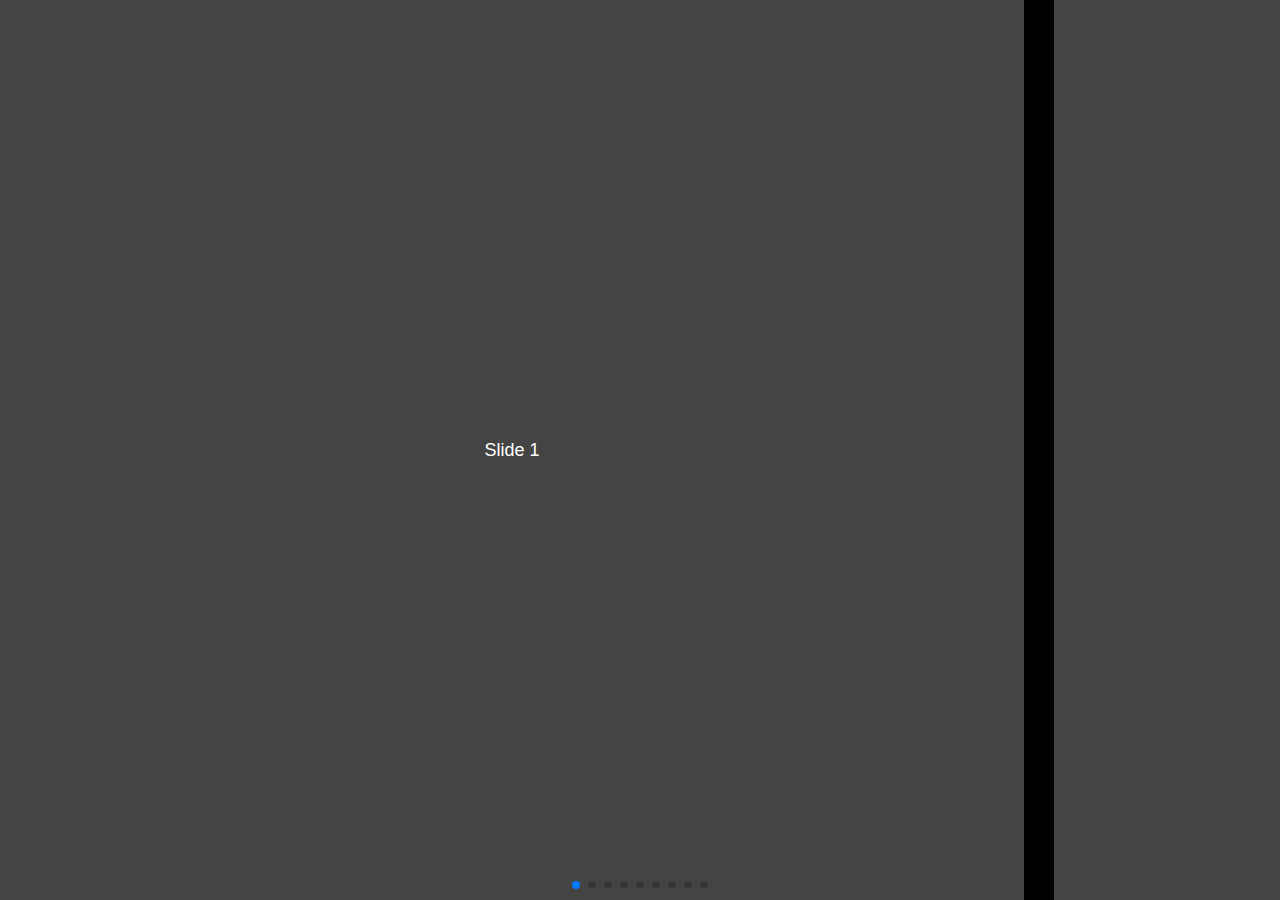
<file: pract.html>
<!DOCTYPE html>
<html lang="en">

<head>
  <meta charset="utf-8" />
  <title>Swiper demo</title>
  <meta name="viewport" content="width=device-width, initial-scale=1, minimum-scale=1, maximum-scale=1" />
  <!-- Link Swiper's CSS -->
  <link rel="stylesheet" href="https://cdn.jsdelivr.net/npm/swiper@11/swiper-bundle.min.css" />

  <!-- Demo styles -->
  <style>
    html,
    body {
      position: relative;
      height: 100%;
    }

    body {
      background: #000;
      font-family: Helvetica Neue, Helvetica, Arial, sans-serif;
      font-size: 14px;
      color: #fff;
      margin: 0;
      padding: 0;
    }

    .swiper {
      width: 100%;
      height: 100%;
    }

    .swiper-slide {
      text-align: center;
      font-size: 18px;
      background: #444;
      display: flex;
      justify-content: center;
      align-items: center;
    }

    .swiper-slide img {
      display: block;
      width: 100%;
      height: 100%;
      object-fit: cover;
    }

    .swiper-slide {
      width: 80%;
    }

    .swiper-slide:nth-child(2n) {
      width: 60%;
    }

    .swiper-slide:nth-child(3n) {
      width: 40%;
    }
  </style>
</head>

<body>
  <!-- Swiper -->
  <div class="swiper mySwiper">
    <div class="swiper-wrapper">
      <div class="swiper-slide">Slide 1</div>
      <div class="swiper-slide">Slide 2</div>
      <div class="swiper-slide">Slide 3</div>
      <div class="swiper-slide">Slide 4</div>
      <div class="swiper-slide">Slide 5</div>
      <div class="swiper-slide">Slide 6</div>
      <div class="swiper-slide">Slide 7</div>
      <div class="swiper-slide">Slide 8</div>
      <div class="swiper-slide">Slide 9</div>
    </div>
    <div class="swiper-pagination"></div>
  </div>

  <!-- Swiper JS -->
  <script src="https://cdn.jsdelivr.net/npm/swiper@11/swiper-bundle.min.js"></script>

  <!-- Initialize Swiper -->
  <script>
    var swiper = new Swiper(".mySwiper", {
  slidesPerView: "auto",
  spaceBetween: 30,
  loop: true, // 🔁 Enables infinite looping
  autoplay: {
    delay: 2500, // ⏱ 2.5 seconds between slides
    disableOnInteraction: false, // 🖱 Keeps autoplay after user interaction
  },
  pagination: {
    el: ".swiper-pagination",
    clickable: true,
  },
});

  </script>
</body>

</html>
</file>
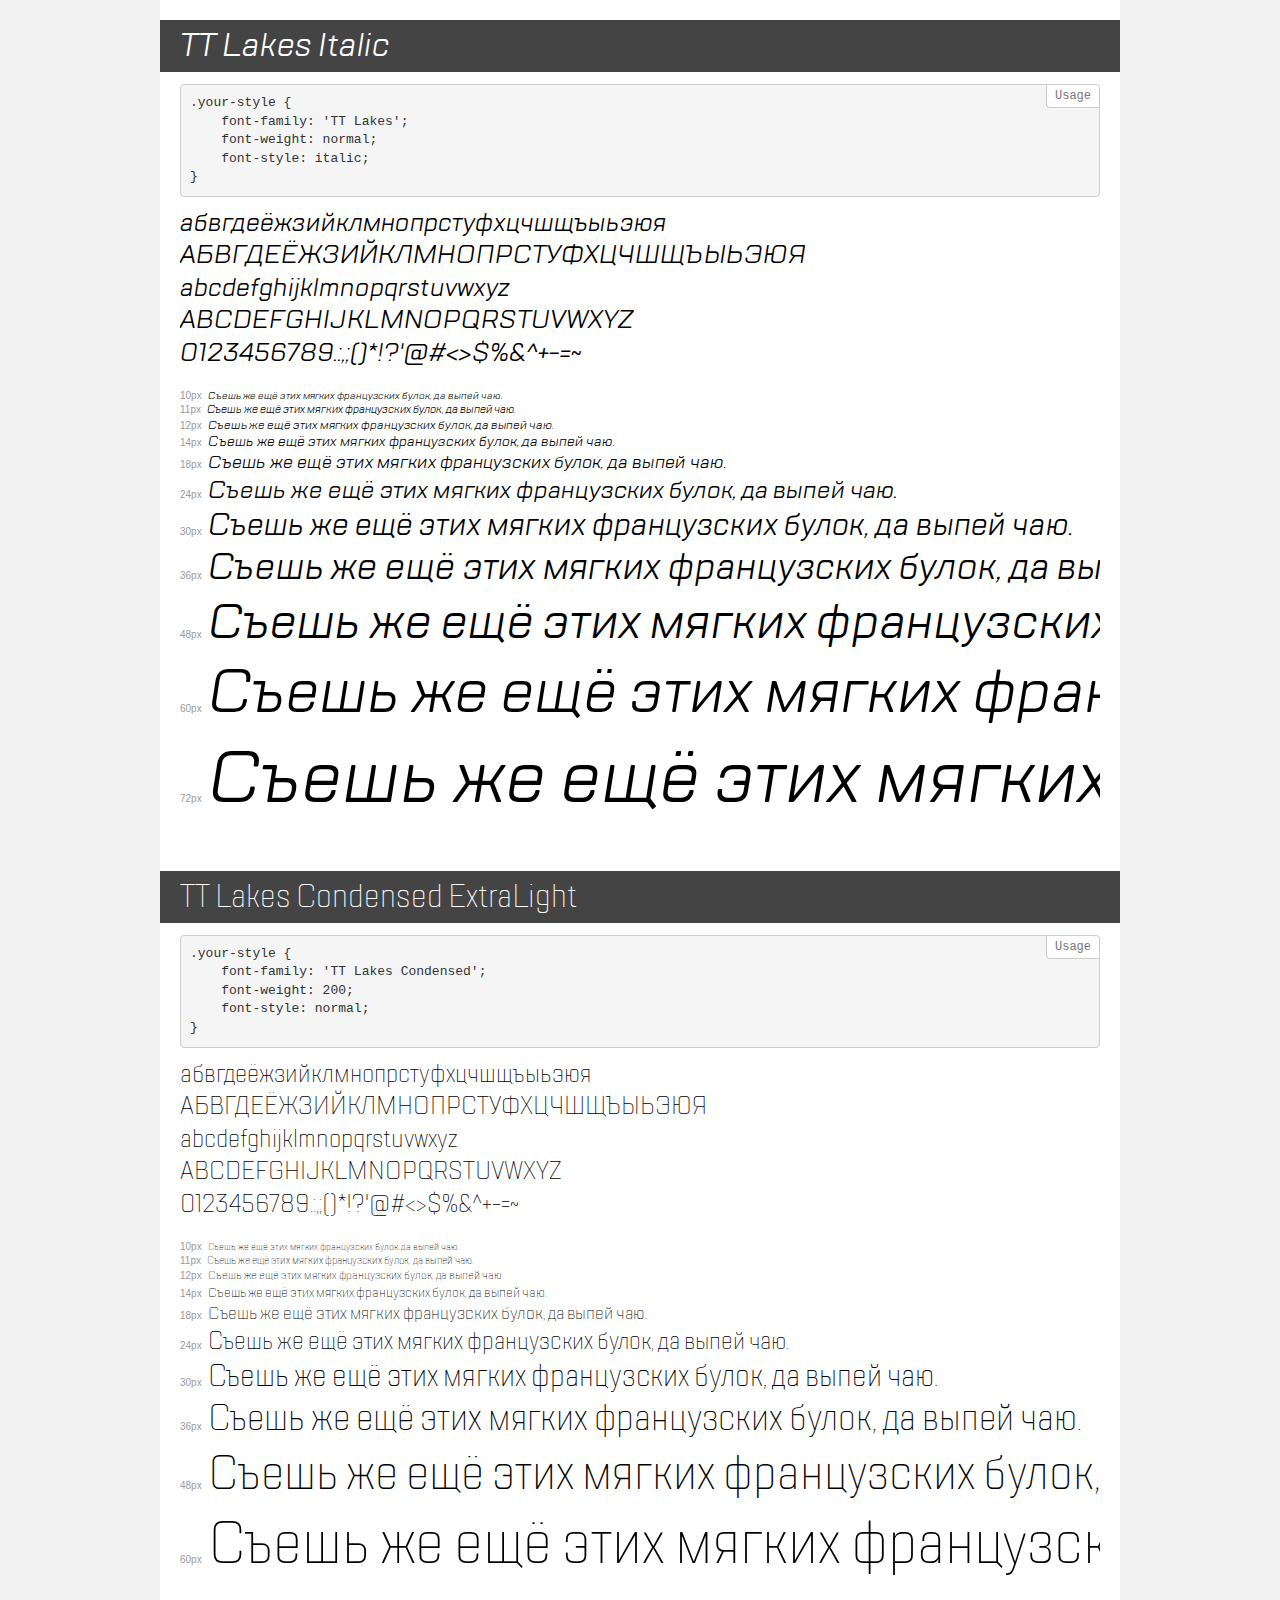
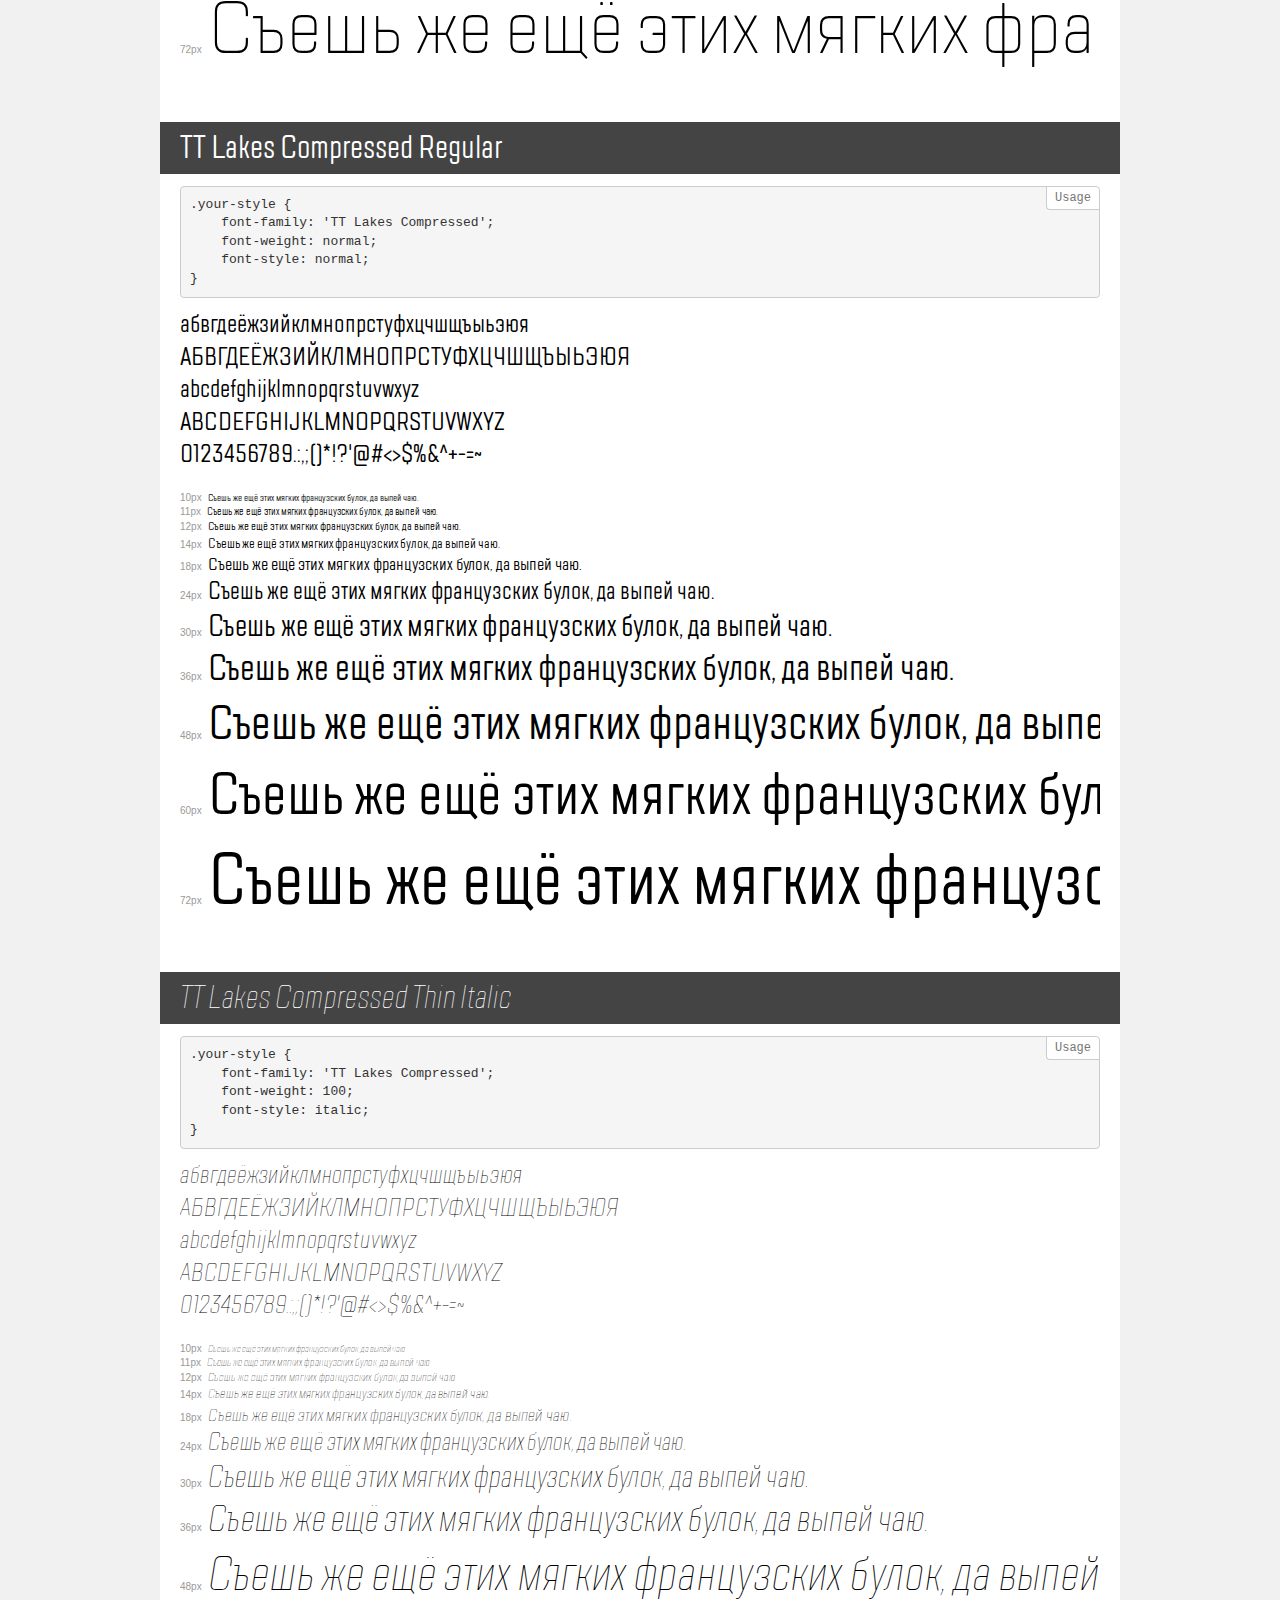
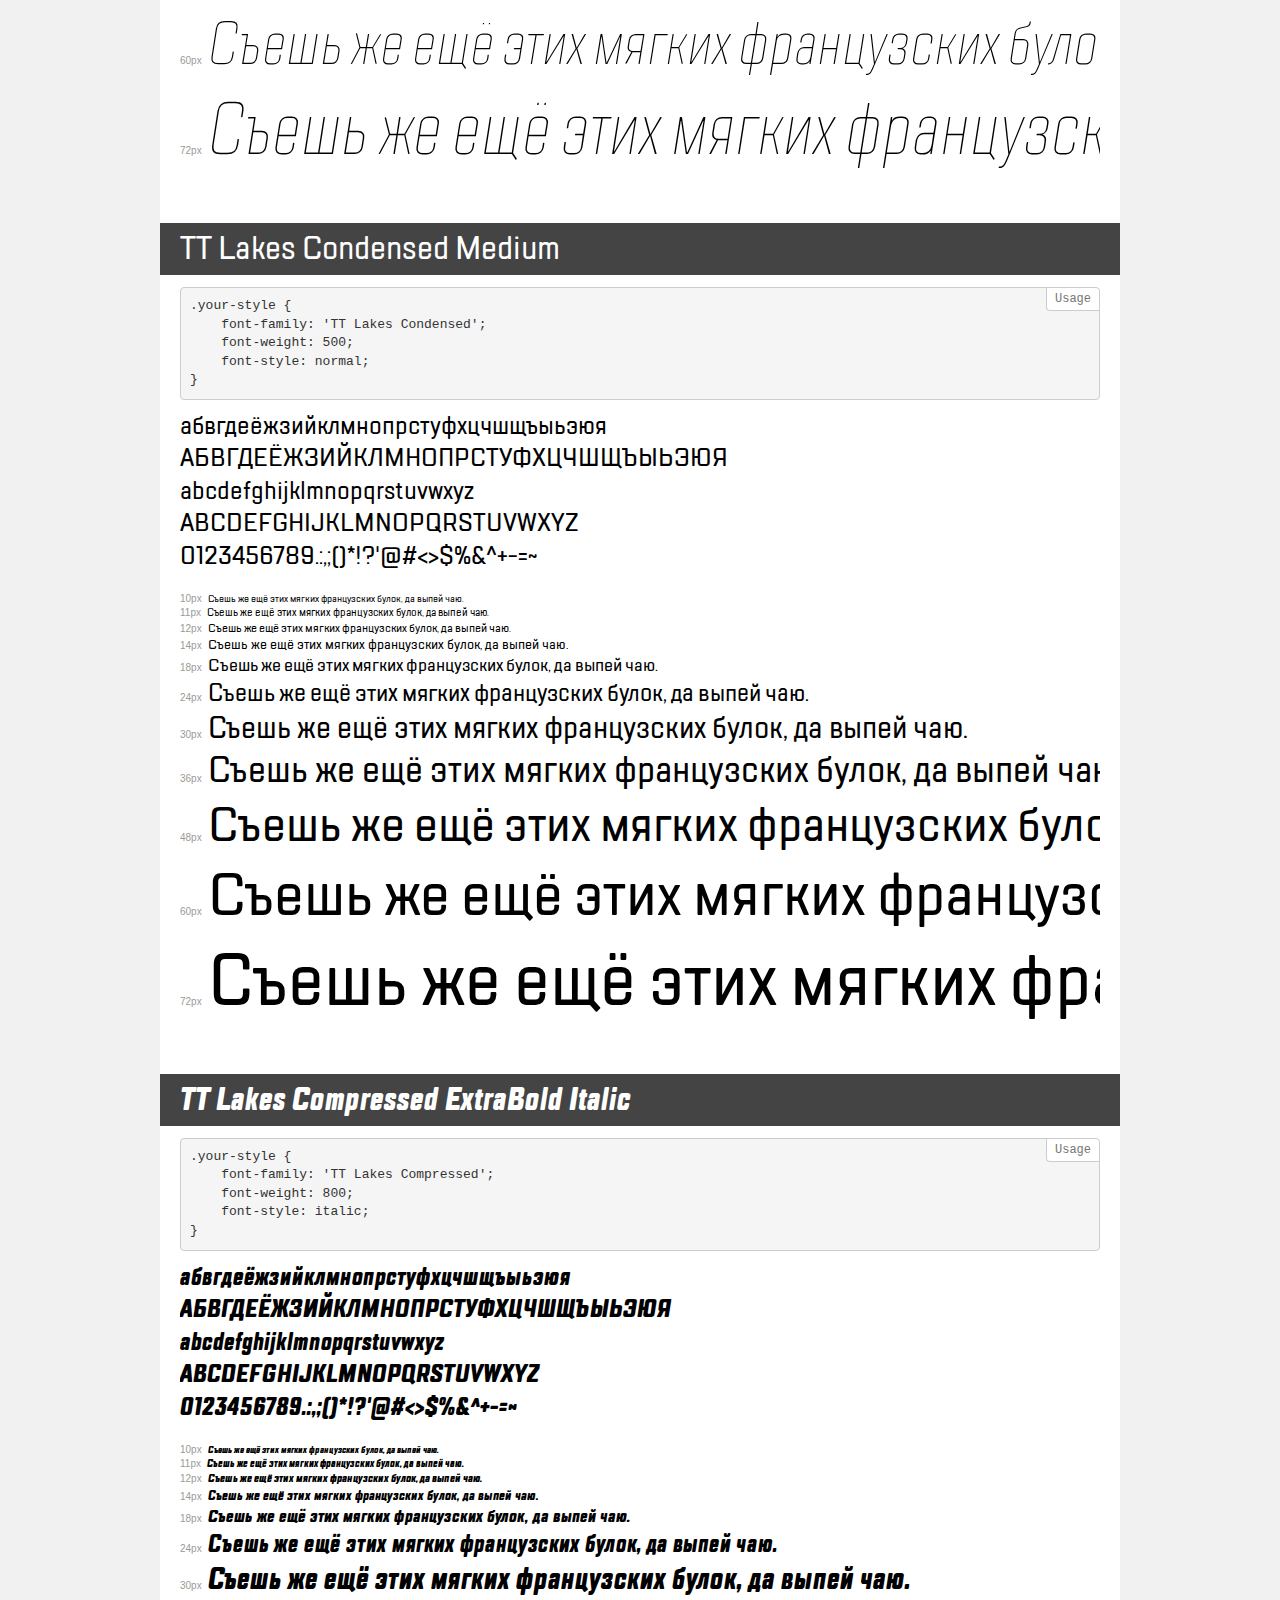
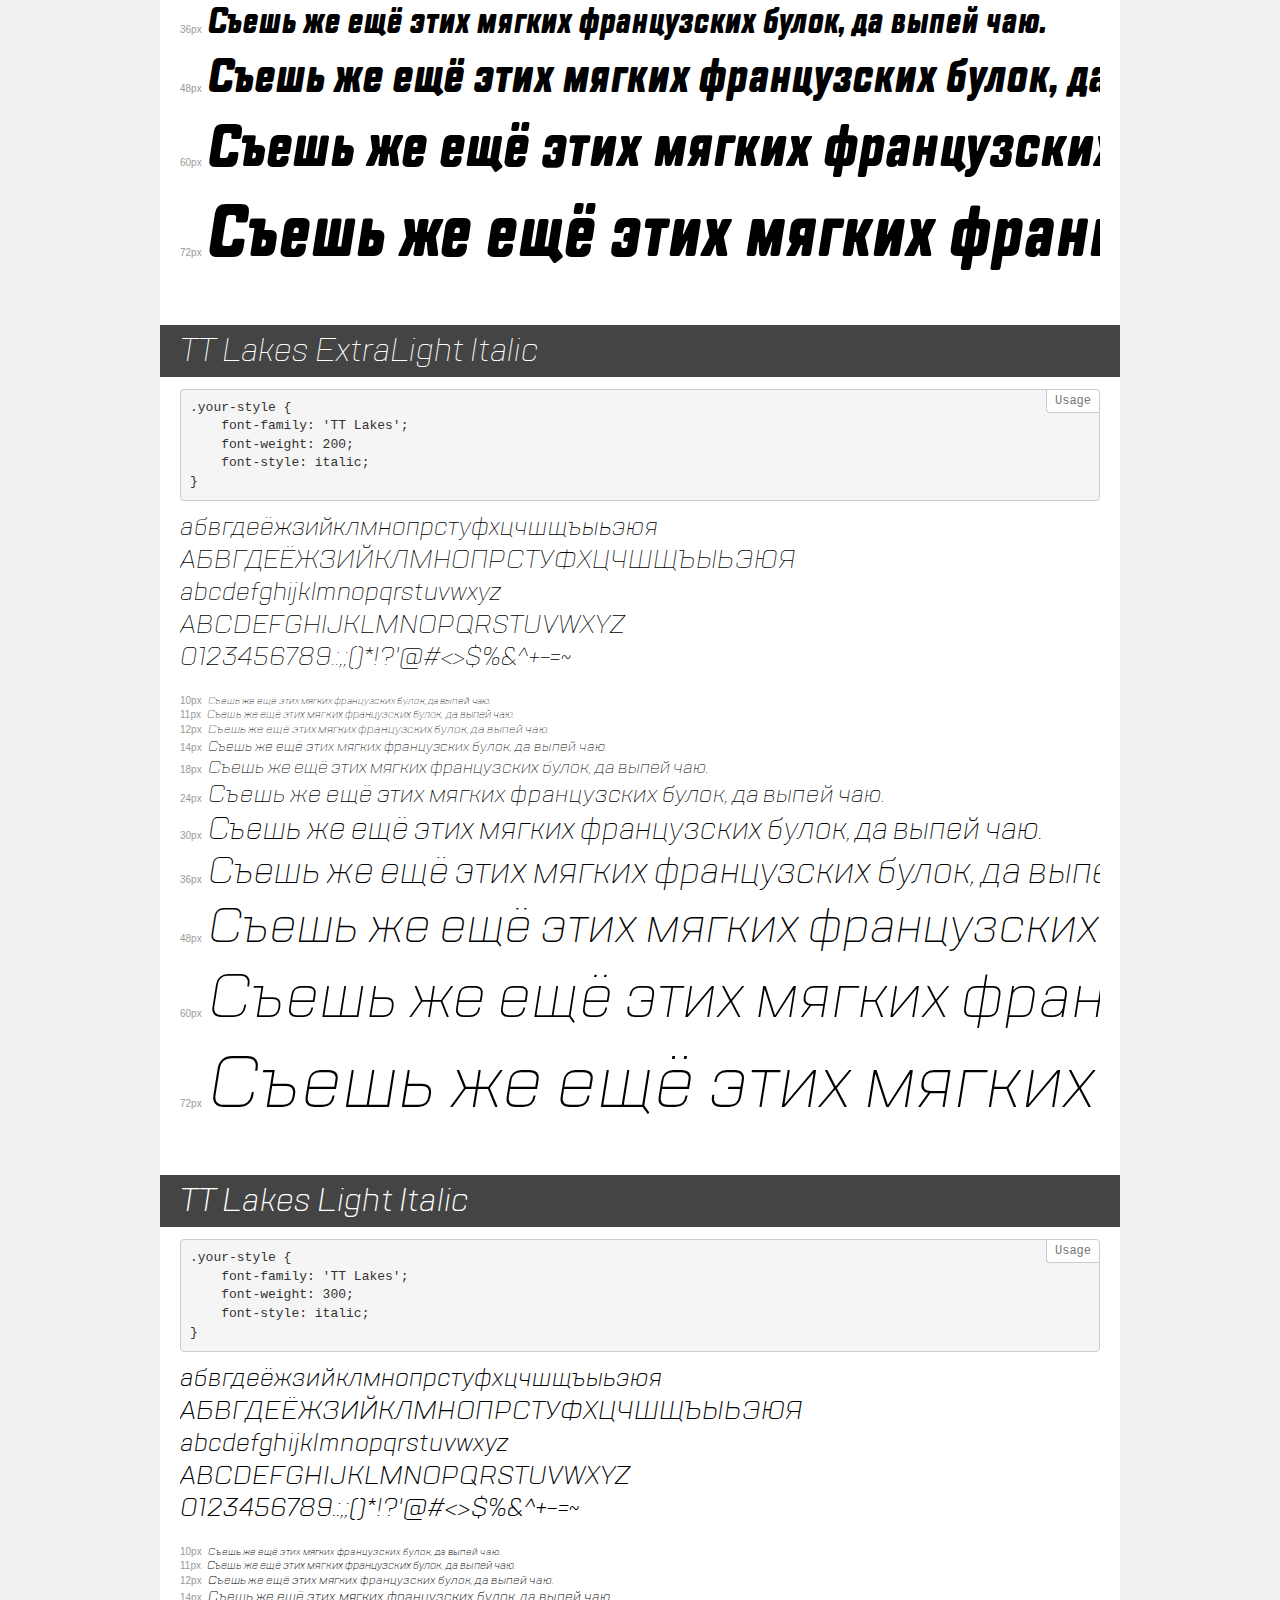
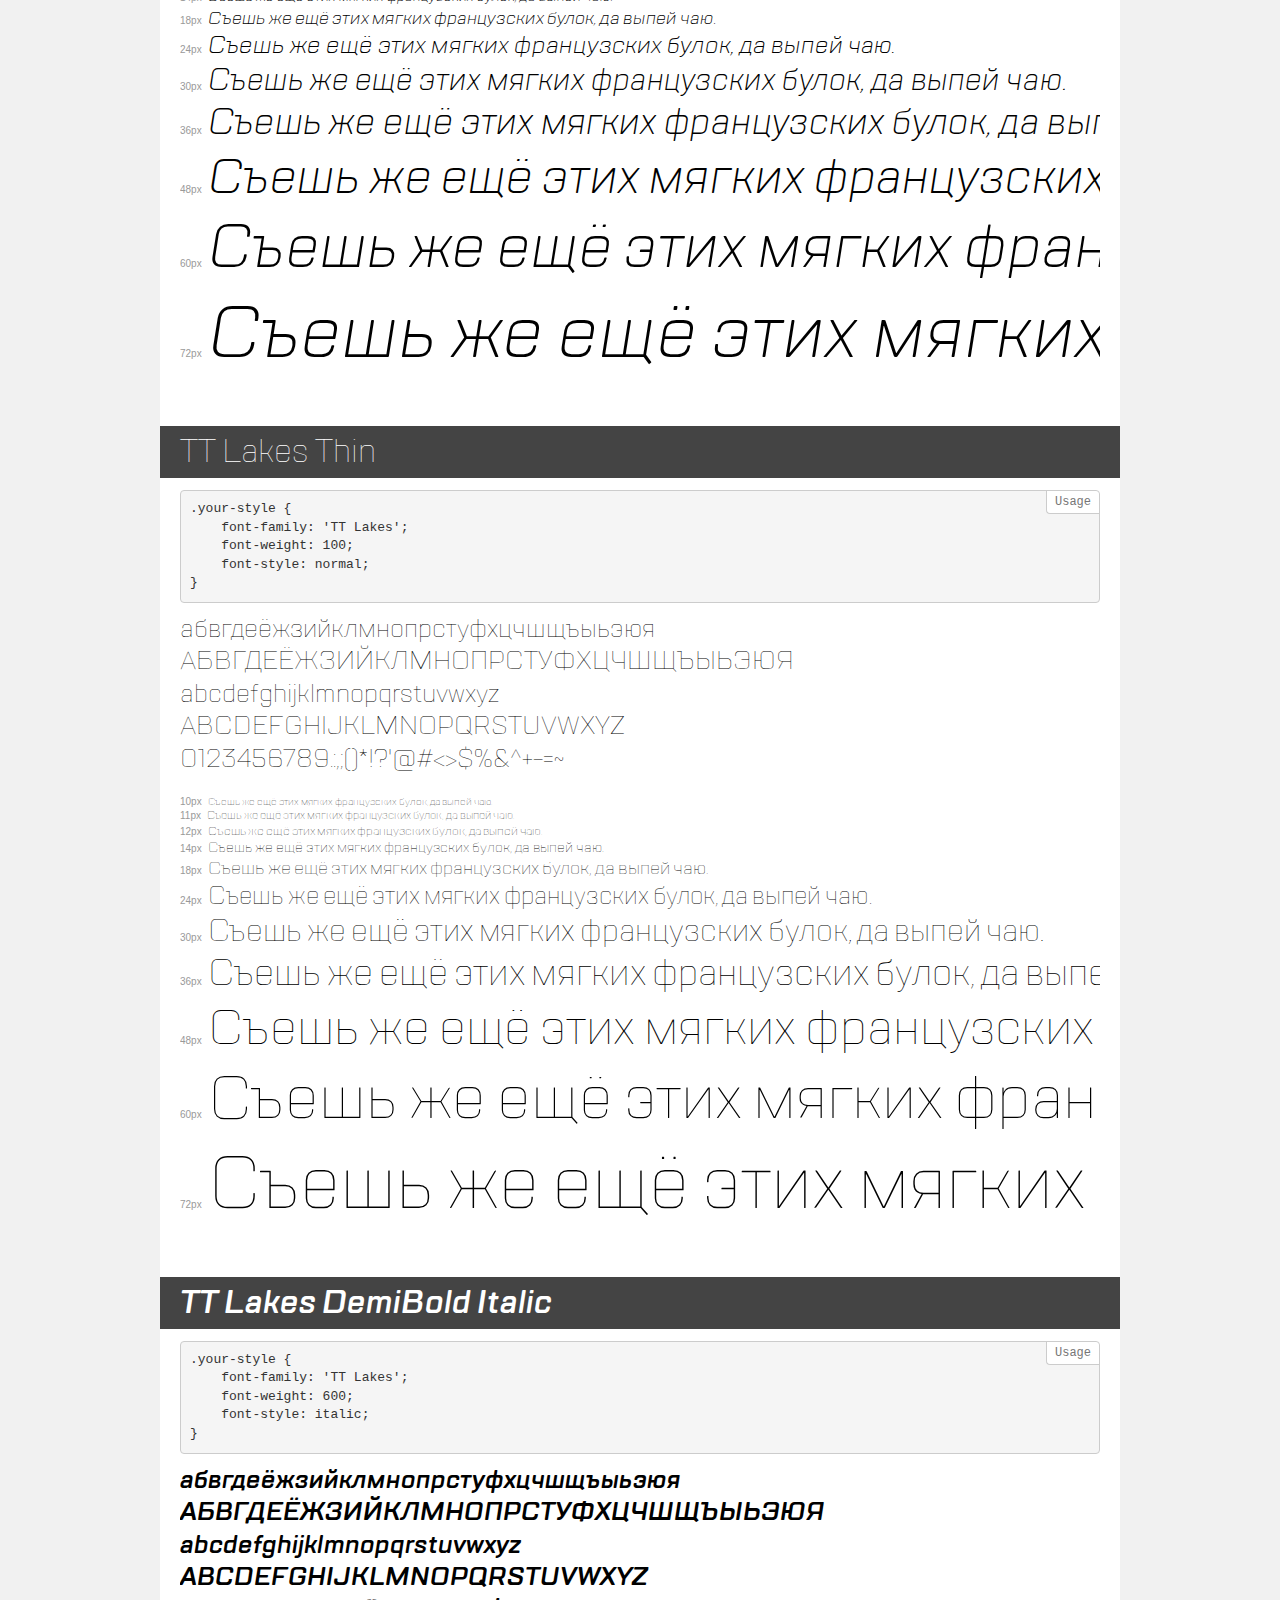
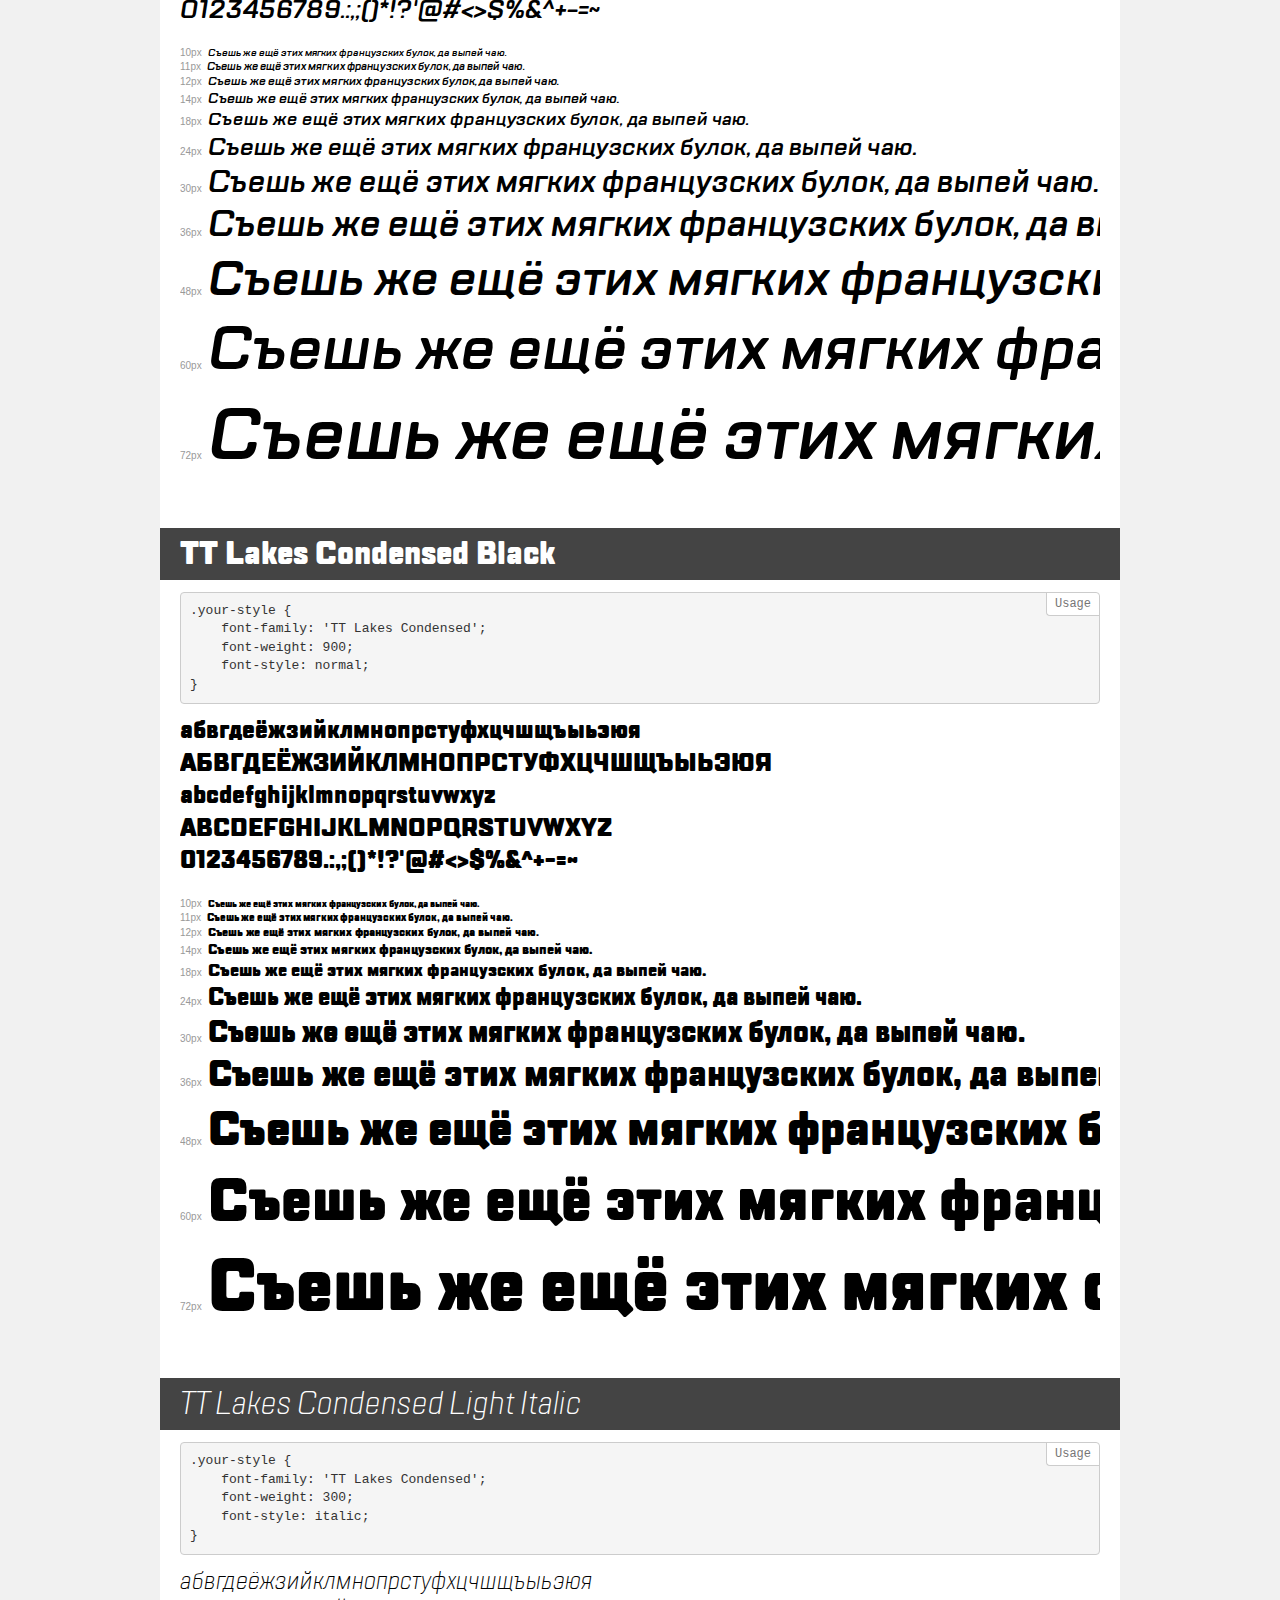
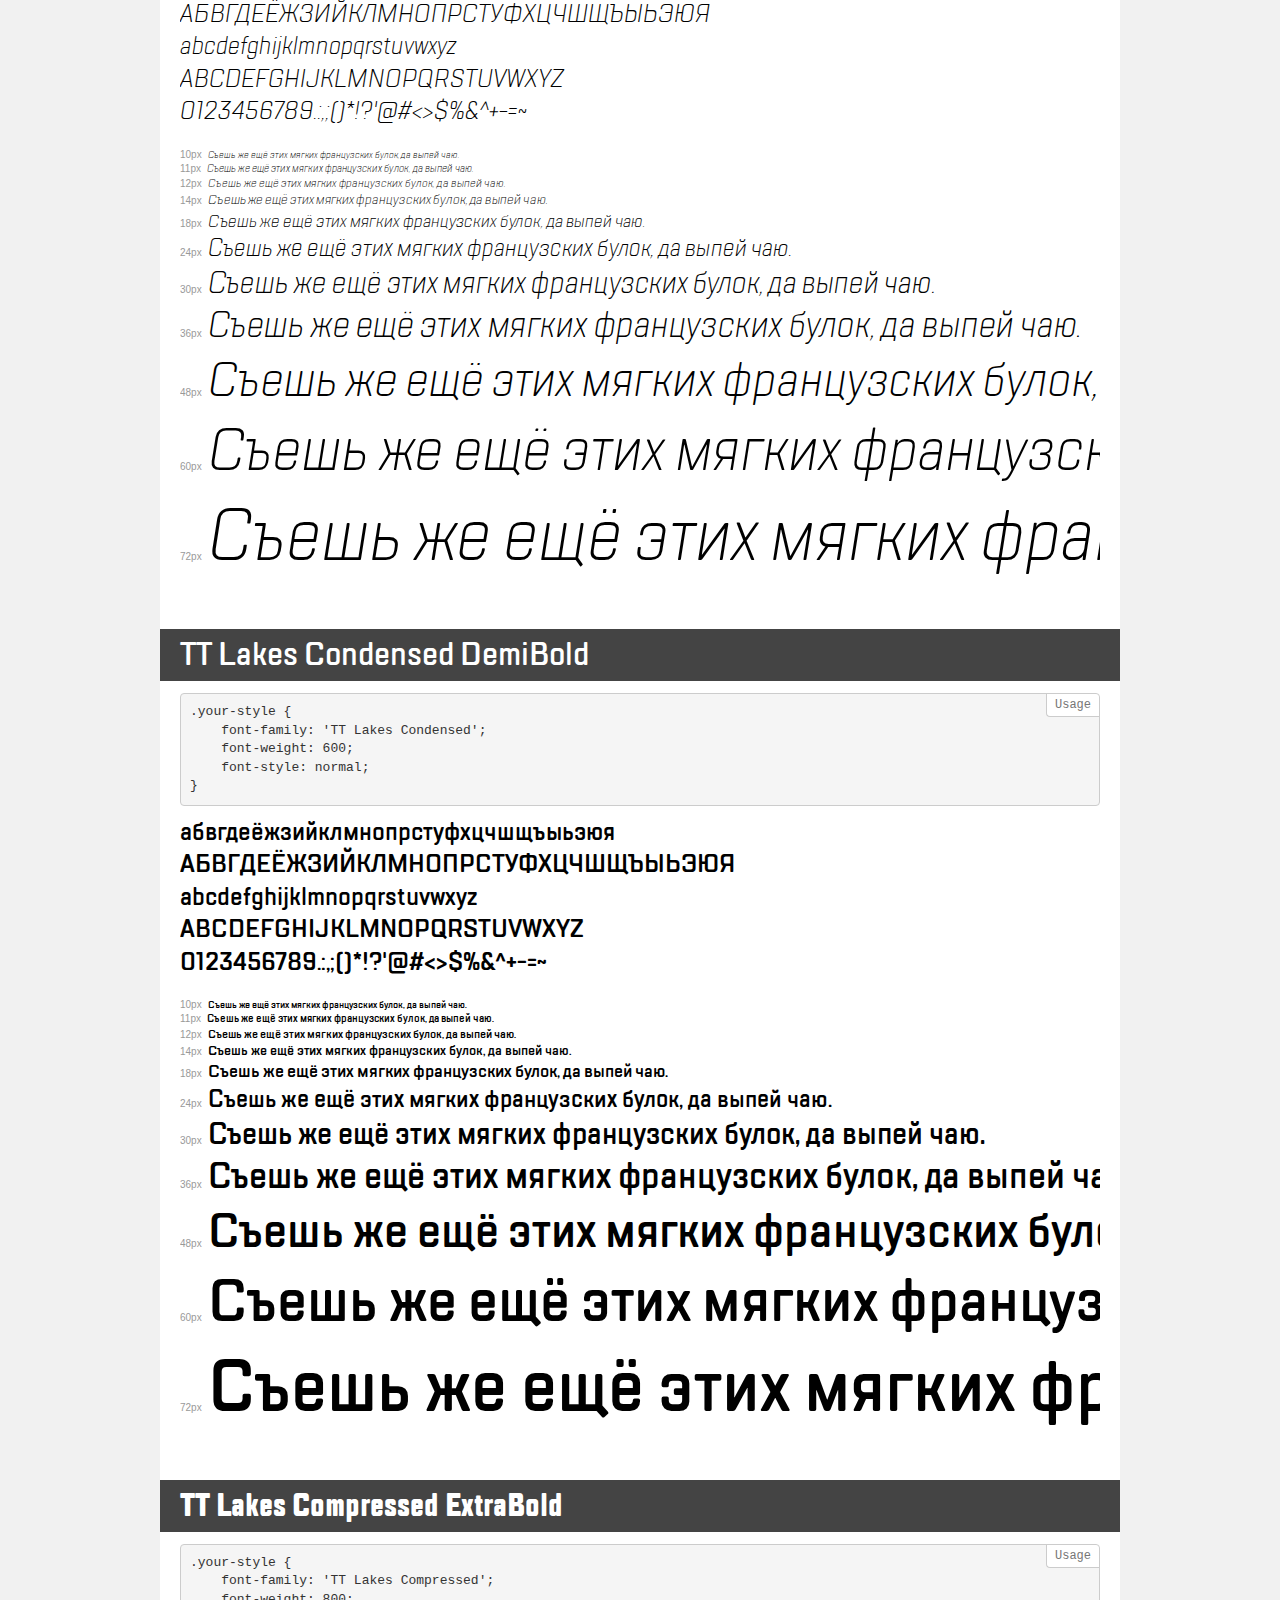
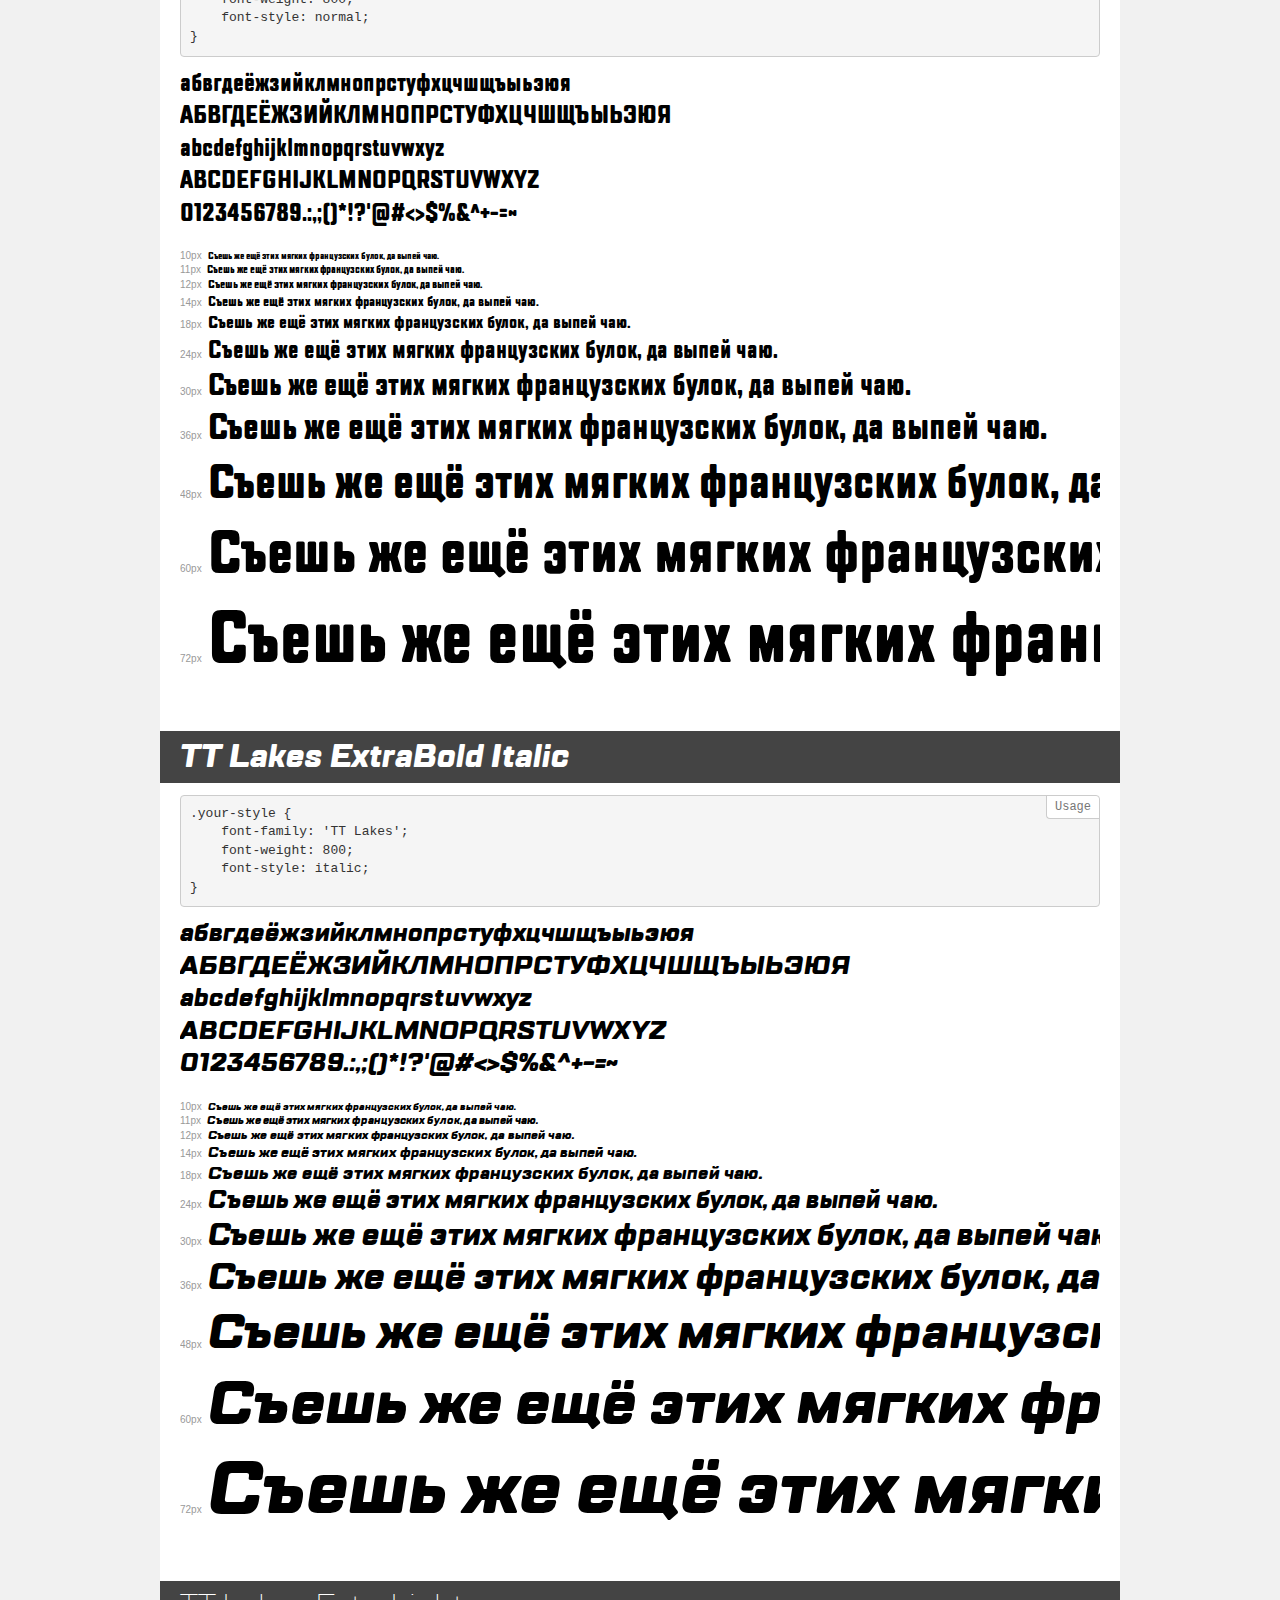
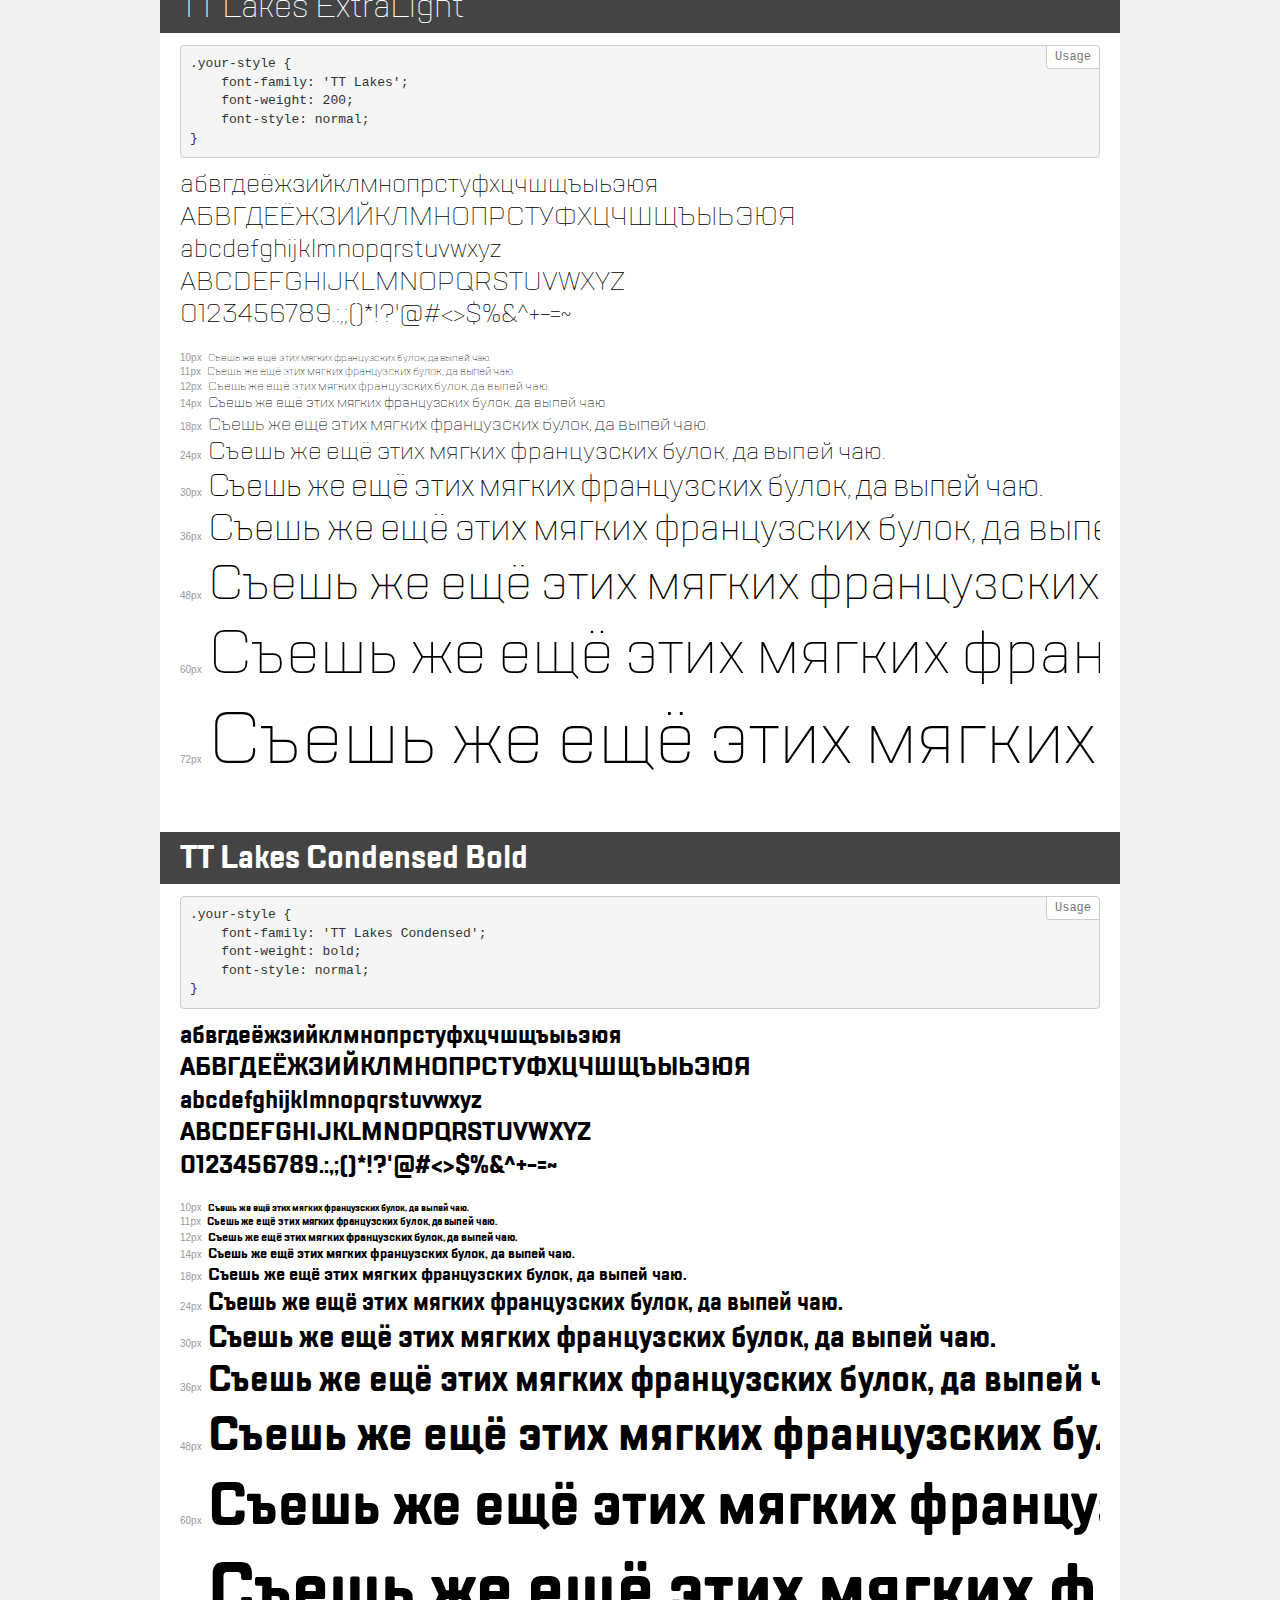
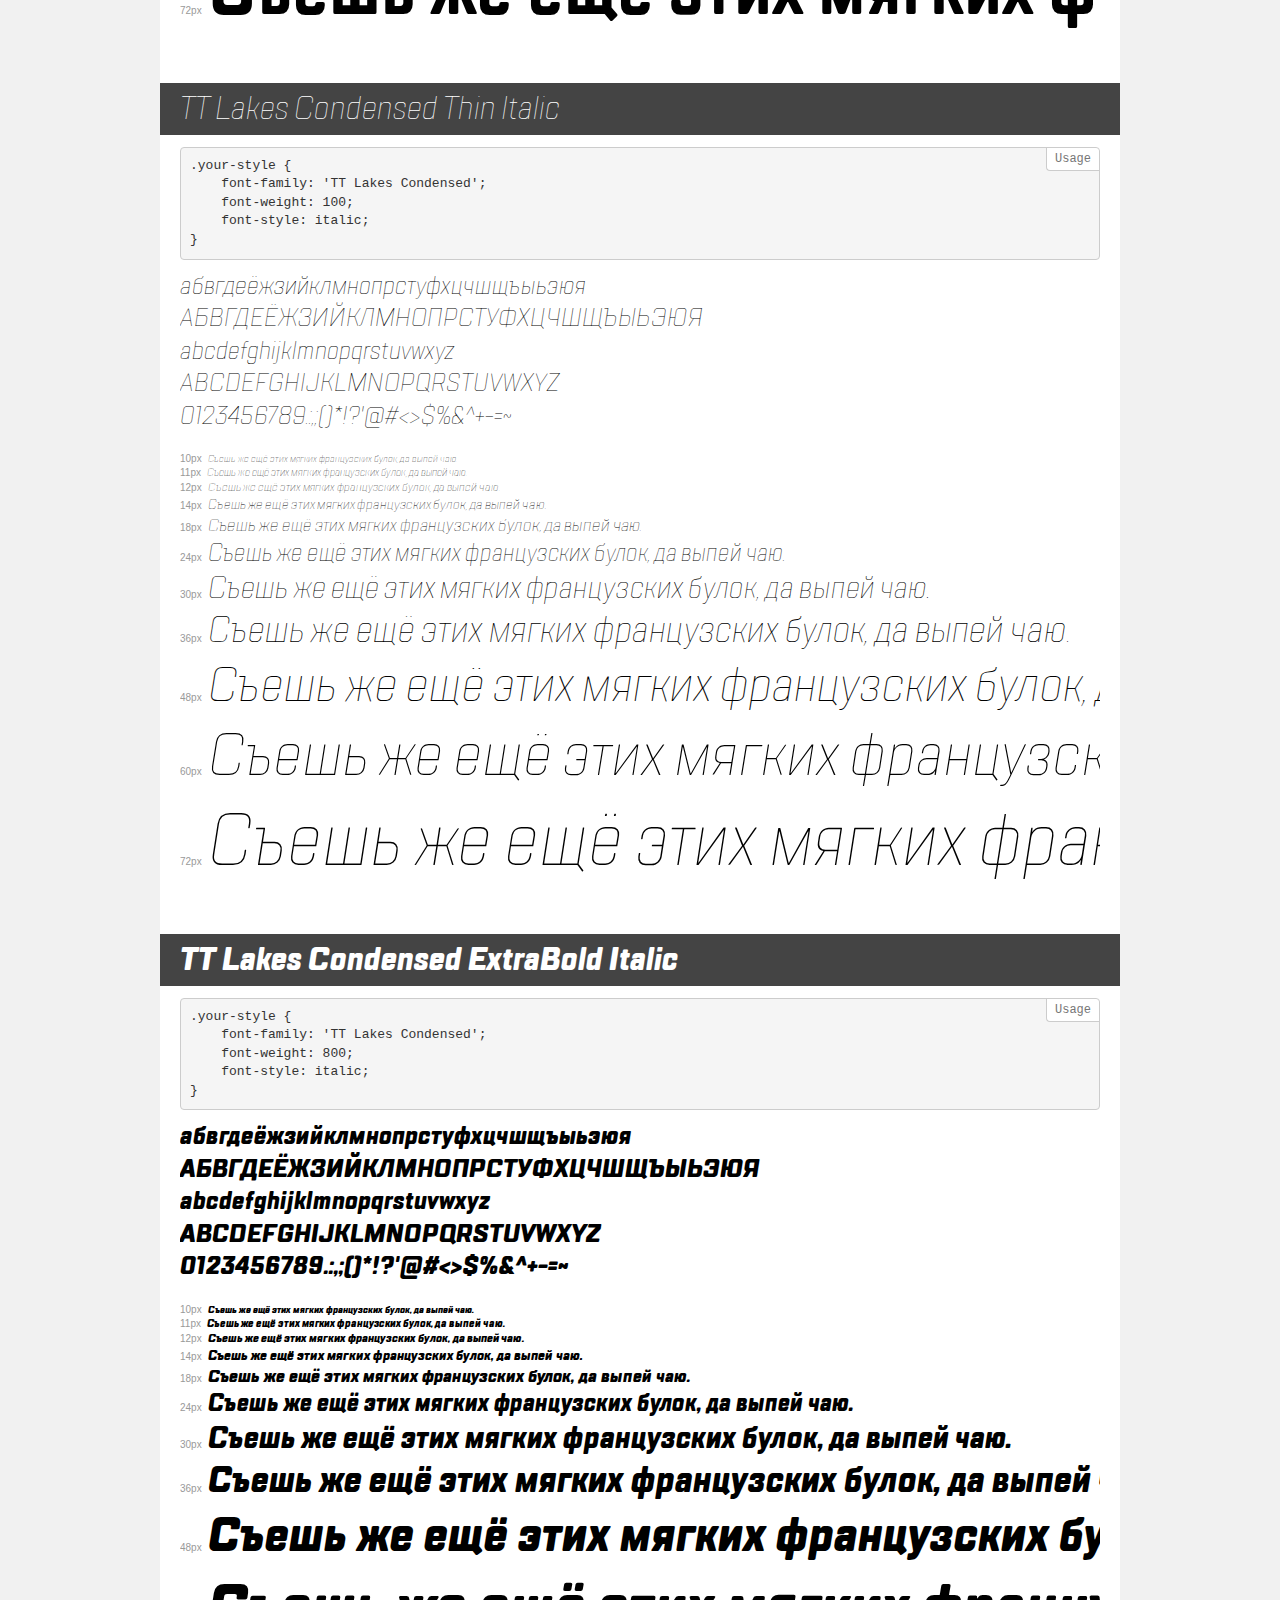
<file: fonts/demo.html>
<!DOCTYPE html>
<html>
<head>
    <meta charset="utf-8">
    <meta http-equiv="X-UA-Compatible" content="IE=edge">
    <meta name="viewport" content="width=device-width, initial-scale=1">
    <meta name="robots" content="noindex, noarchive">
    <meta name="format-detection" content="telephone=no">
    <title>Transfonter demo</title>
    <link href="stylesheet.css" rel="stylesheet">
    <style>
        /*
        http://meyerweb.com/eric/tools/css/reset/
        v2.0 | 20110126
        License: none (public domain)
        */
        html, body, div, span, applet, object, iframe,
        h1, h2, h3, h4, h5, h6, p, blockquote, pre,
        a, abbr, acronym, address, big, cite, code,
        del, dfn, em, img, ins, kbd, q, s, samp,
        small, strike, strong, sub, sup, tt, var,
        b, u, i, center,
        dl, dt, dd, ol, ul, li,
        fieldset, form, label, legend,
        table, caption, tbody, tfoot, thead, tr, th, td,
        article, aside, canvas, details, embed,
        figure, figcaption, footer, header, hgroup,
        menu, nav, output, ruby, section, summary,
        time, mark, audio, video {
            margin: 0;
            padding: 0;
            border: 0;
            font-size: 100%;
            font: inherit;
            vertical-align: baseline;
        }
        /* HTML5 display-role reset for older browsers */
        article, aside, details, figcaption, figure,
        footer, header, hgroup, menu, nav, section {
            display: block;
        }
        body {
            line-height: 1;
        }
        ol, ul {
            list-style: none;
        }
        blockquote, q {
            quotes: none;
        }
        blockquote:before, blockquote:after,
        q:before, q:after {
            content: '';
            content: none;
        }
        table {
            border-collapse: collapse;
            border-spacing: 0;
        }
        /* common styles */
        body {
            background: #f1f1f1;
            color: #000;
        }
        .page {
            background: #fff;
            width: 920px;
            margin: 0 auto;
            padding: 20px 20px 0 20px;
            overflow: hidden;
        }
        .font-container {
            overflow-x: auto;
            overflow-y: hidden;
            margin-bottom: 40px;
            line-height: 1.3;
            white-space: nowrap;
            padding-bottom: 5px;
        }
        h1 {
            position: relative;
            background: #444;
            font-size: 32px;
            color: #fff;
            padding: 10px 20px;
            margin: 0 -20px 12px -20px;
        }
        .letters {
            font-size: 25px;
            margin-bottom: 20px;
        }
        .s10:before {
            content: '10px';
        }
        .s11:before {
            content: '11px';
        }
        .s12:before {
            content: '12px';
        }
        .s14:before {
            content: '14px';
        }
        .s18:before {
            content: '18px';
        }
        .s24:before {
            content: '24px';
        }
        .s30:before {
            content: '30px';
        }
        .s36:before {
            content: '36px';
        }
        .s48:before {
            content: '48px';
        }
        .s60:before {
            content: '60px';
        }
        .s72:before {
            content: '72px';
        }
        .s10:before, .s11:before, .s12:before, .s14:before,
        .s18:before, .s24:before, .s30:before, .s36:before,
        .s48:before, .s60:before, .s72:before {
            font-family: Arial, sans-serif;
            font-size: 10px;
            font-weight: normal;
            font-style: normal;
            color: #999;
            padding-right: 6px;
        }
        pre {
            display: block;
            position: relative;
            padding: 9px;
            margin: 0 0 10px;
            font-family: Monaco, Menlo, Consolas, "Courier New", monospace !important;
            font-size: 13px;
            line-height: 1.428571429;
            color: #333;
            font-weight: normal !important;
            font-style: normal !important;
            background-color: #f5f5f5;
            border: 1px solid #ccc;
            overflow-x: auto;
            border-radius: 4px;
        }
        pre:after {
            display: block;
            position: absolute;
            right: 0;
            top: 0;
            content: 'Usage';
            line-height: 1;
            padding: 5px 8px;
            font-size: 12px;
            color: #767676;
            background-color: #fff;
            border: 1px solid #ccc;
            border-right: none;
            border-top: none;
            border-radius: 0 4px 0 4px;
            z-index: 10;
        }
        /* responsive */
        @media (max-width: 959px) {
            .page {
                width: auto;
                margin: 0;
            }
        }
    </style>
</head>
<body>
<div class="page">
    <div class="demo" style="font-family: 'TT Lakes'; font-weight: normal; font-style: italic;">
        <h1>TT Lakes Italic</h1>
        <pre>.your-style {
    font-family: 'TT Lakes';
    font-weight: normal;
    font-style: italic;
}</pre>
        <div class="font-container">
            <p class="letters">
                абвгдеёжзийклмнопрстуфхцчшщъыьэюя<br>
АБВГДЕЁЖЗИЙКЛМНОПРСТУФХЦЧШЩЪЫЬЭЮЯ<br>
abcdefghijklmnopqrstuvwxyz<br>
ABCDEFGHIJKLMNOPQRSTUVWXYZ<br>
                0123456789.:,;()*!?'@#<>$%&^+-=~
            </p>
            <p class="s10" style="font-size: 10px;">Съешь же ещё этих мягких французских булок, да выпей чаю.</p>
            <p class="s11" style="font-size: 11px;">Съешь же ещё этих мягких французских булок, да выпей чаю.</p>
            <p class="s12" style="font-size: 12px;">Съешь же ещё этих мягких французских булок, да выпей чаю.</p>
            <p class="s14" style="font-size: 14px;">Съешь же ещё этих мягких французских булок, да выпей чаю.</p>
            <p class="s18" style="font-size: 18px;">Съешь же ещё этих мягких французских булок, да выпей чаю.</p>
            <p class="s24" style="font-size: 24px;">Съешь же ещё этих мягких французских булок, да выпей чаю.</p>
            <p class="s30" style="font-size: 30px;">Съешь же ещё этих мягких французских булок, да выпей чаю.</p>
            <p class="s36" style="font-size: 36px;">Съешь же ещё этих мягких французских булок, да выпей чаю.</p>
            <p class="s48" style="font-size: 48px;">Съешь же ещё этих мягких французских булок, да выпей чаю.</p>
            <p class="s60" style="font-size: 60px;">Съешь же ещё этих мягких французских булок, да выпей чаю.</p>
            <p class="s72" style="font-size: 72px;">Съешь же ещё этих мягких французских булок, да выпей чаю.</p>
        </div>
    </div>
    <div class="demo" style="font-family: 'TT Lakes Condensed'; font-weight: 200; font-style: normal;">
        <h1>TT Lakes Condensed ExtraLight</h1>
        <pre>.your-style {
    font-family: 'TT Lakes Condensed';
    font-weight: 200;
    font-style: normal;
}</pre>
        <div class="font-container">
            <p class="letters">
                абвгдеёжзийклмнопрстуфхцчшщъыьэюя<br>
АБВГДЕЁЖЗИЙКЛМНОПРСТУФХЦЧШЩЪЫЬЭЮЯ<br>
abcdefghijklmnopqrstuvwxyz<br>
ABCDEFGHIJKLMNOPQRSTUVWXYZ<br>
                0123456789.:,;()*!?'@#<>$%&^+-=~
            </p>
            <p class="s10" style="font-size: 10px;">Съешь же ещё этих мягких французских булок, да выпей чаю.</p>
            <p class="s11" style="font-size: 11px;">Съешь же ещё этих мягких французских булок, да выпей чаю.</p>
            <p class="s12" style="font-size: 12px;">Съешь же ещё этих мягких французских булок, да выпей чаю.</p>
            <p class="s14" style="font-size: 14px;">Съешь же ещё этих мягких французских булок, да выпей чаю.</p>
            <p class="s18" style="font-size: 18px;">Съешь же ещё этих мягких французских булок, да выпей чаю.</p>
            <p class="s24" style="font-size: 24px;">Съешь же ещё этих мягких французских булок, да выпей чаю.</p>
            <p class="s30" style="font-size: 30px;">Съешь же ещё этих мягких французских булок, да выпей чаю.</p>
            <p class="s36" style="font-size: 36px;">Съешь же ещё этих мягких французских булок, да выпей чаю.</p>
            <p class="s48" style="font-size: 48px;">Съешь же ещё этих мягких французских булок, да выпей чаю.</p>
            <p class="s60" style="font-size: 60px;">Съешь же ещё этих мягких французских булок, да выпей чаю.</p>
            <p class="s72" style="font-size: 72px;">Съешь же ещё этих мягких французских булок, да выпей чаю.</p>
        </div>
    </div>
    <div class="demo" style="font-family: 'TT Lakes Compressed'; font-weight: normal; font-style: normal;">
        <h1>TT Lakes Compressed Regular</h1>
        <pre>.your-style {
    font-family: 'TT Lakes Compressed';
    font-weight: normal;
    font-style: normal;
}</pre>
        <div class="font-container">
            <p class="letters">
                абвгдеёжзийклмнопрстуфхцчшщъыьэюя<br>
АБВГДЕЁЖЗИЙКЛМНОПРСТУФХЦЧШЩЪЫЬЭЮЯ<br>
abcdefghijklmnopqrstuvwxyz<br>
ABCDEFGHIJKLMNOPQRSTUVWXYZ<br>
                0123456789.:,;()*!?'@#<>$%&^+-=~
            </p>
            <p class="s10" style="font-size: 10px;">Съешь же ещё этих мягких французских булок, да выпей чаю.</p>
            <p class="s11" style="font-size: 11px;">Съешь же ещё этих мягких французских булок, да выпей чаю.</p>
            <p class="s12" style="font-size: 12px;">Съешь же ещё этих мягких французских булок, да выпей чаю.</p>
            <p class="s14" style="font-size: 14px;">Съешь же ещё этих мягких французских булок, да выпей чаю.</p>
            <p class="s18" style="font-size: 18px;">Съешь же ещё этих мягких французских булок, да выпей чаю.</p>
            <p class="s24" style="font-size: 24px;">Съешь же ещё этих мягких французских булок, да выпей чаю.</p>
            <p class="s30" style="font-size: 30px;">Съешь же ещё этих мягких французских булок, да выпей чаю.</p>
            <p class="s36" style="font-size: 36px;">Съешь же ещё этих мягких французских булок, да выпей чаю.</p>
            <p class="s48" style="font-size: 48px;">Съешь же ещё этих мягких французских булок, да выпей чаю.</p>
            <p class="s60" style="font-size: 60px;">Съешь же ещё этих мягких французских булок, да выпей чаю.</p>
            <p class="s72" style="font-size: 72px;">Съешь же ещё этих мягких французских булок, да выпей чаю.</p>
        </div>
    </div>
    <div class="demo" style="font-family: 'TT Lakes Compressed'; font-weight: 100; font-style: italic;">
        <h1>TT Lakes Compressed Thin Italic</h1>
        <pre>.your-style {
    font-family: 'TT Lakes Compressed';
    font-weight: 100;
    font-style: italic;
}</pre>
        <div class="font-container">
            <p class="letters">
                абвгдеёжзийклмнопрстуфхцчшщъыьэюя<br>
АБВГДЕЁЖЗИЙКЛМНОПРСТУФХЦЧШЩЪЫЬЭЮЯ<br>
abcdefghijklmnopqrstuvwxyz<br>
ABCDEFGHIJKLMNOPQRSTUVWXYZ<br>
                0123456789.:,;()*!?'@#<>$%&^+-=~
            </p>
            <p class="s10" style="font-size: 10px;">Съешь же ещё этих мягких французских булок, да выпей чаю.</p>
            <p class="s11" style="font-size: 11px;">Съешь же ещё этих мягких французских булок, да выпей чаю.</p>
            <p class="s12" style="font-size: 12px;">Съешь же ещё этих мягких французских булок, да выпей чаю.</p>
            <p class="s14" style="font-size: 14px;">Съешь же ещё этих мягких французских булок, да выпей чаю.</p>
            <p class="s18" style="font-size: 18px;">Съешь же ещё этих мягких французских булок, да выпей чаю.</p>
            <p class="s24" style="font-size: 24px;">Съешь же ещё этих мягких французских булок, да выпей чаю.</p>
            <p class="s30" style="font-size: 30px;">Съешь же ещё этих мягких французских булок, да выпей чаю.</p>
            <p class="s36" style="font-size: 36px;">Съешь же ещё этих мягких французских булок, да выпей чаю.</p>
            <p class="s48" style="font-size: 48px;">Съешь же ещё этих мягких французских булок, да выпей чаю.</p>
            <p class="s60" style="font-size: 60px;">Съешь же ещё этих мягких французских булок, да выпей чаю.</p>
            <p class="s72" style="font-size: 72px;">Съешь же ещё этих мягких французских булок, да выпей чаю.</p>
        </div>
    </div>
    <div class="demo" style="font-family: 'TT Lakes Condensed'; font-weight: 500; font-style: normal;">
        <h1>TT Lakes Condensed Medium</h1>
        <pre>.your-style {
    font-family: 'TT Lakes Condensed';
    font-weight: 500;
    font-style: normal;
}</pre>
        <div class="font-container">
            <p class="letters">
                абвгдеёжзийклмнопрстуфхцчшщъыьэюя<br>
АБВГДЕЁЖЗИЙКЛМНОПРСТУФХЦЧШЩЪЫЬЭЮЯ<br>
abcdefghijklmnopqrstuvwxyz<br>
ABCDEFGHIJKLMNOPQRSTUVWXYZ<br>
                0123456789.:,;()*!?'@#<>$%&^+-=~
            </p>
            <p class="s10" style="font-size: 10px;">Съешь же ещё этих мягких французских булок, да выпей чаю.</p>
            <p class="s11" style="font-size: 11px;">Съешь же ещё этих мягких французских булок, да выпей чаю.</p>
            <p class="s12" style="font-size: 12px;">Съешь же ещё этих мягких французских булок, да выпей чаю.</p>
            <p class="s14" style="font-size: 14px;">Съешь же ещё этих мягких французских булок, да выпей чаю.</p>
            <p class="s18" style="font-size: 18px;">Съешь же ещё этих мягких французских булок, да выпей чаю.</p>
            <p class="s24" style="font-size: 24px;">Съешь же ещё этих мягких французских булок, да выпей чаю.</p>
            <p class="s30" style="font-size: 30px;">Съешь же ещё этих мягких французских булок, да выпей чаю.</p>
            <p class="s36" style="font-size: 36px;">Съешь же ещё этих мягких французских булок, да выпей чаю.</p>
            <p class="s48" style="font-size: 48px;">Съешь же ещё этих мягких французских булок, да выпей чаю.</p>
            <p class="s60" style="font-size: 60px;">Съешь же ещё этих мягких французских булок, да выпей чаю.</p>
            <p class="s72" style="font-size: 72px;">Съешь же ещё этих мягких французских булок, да выпей чаю.</p>
        </div>
    </div>
    <div class="demo" style="font-family: 'TT Lakes Compressed'; font-weight: 800; font-style: italic;">
        <h1>TT Lakes Compressed ExtraBold Italic</h1>
        <pre>.your-style {
    font-family: 'TT Lakes Compressed';
    font-weight: 800;
    font-style: italic;
}</pre>
        <div class="font-container">
            <p class="letters">
                абвгдеёжзийклмнопрстуфхцчшщъыьэюя<br>
АБВГДЕЁЖЗИЙКЛМНОПРСТУФХЦЧШЩЪЫЬЭЮЯ<br>
abcdefghijklmnopqrstuvwxyz<br>
ABCDEFGHIJKLMNOPQRSTUVWXYZ<br>
                0123456789.:,;()*!?'@#<>$%&^+-=~
            </p>
            <p class="s10" style="font-size: 10px;">Съешь же ещё этих мягких французских булок, да выпей чаю.</p>
            <p class="s11" style="font-size: 11px;">Съешь же ещё этих мягких французских булок, да выпей чаю.</p>
            <p class="s12" style="font-size: 12px;">Съешь же ещё этих мягких французских булок, да выпей чаю.</p>
            <p class="s14" style="font-size: 14px;">Съешь же ещё этих мягких французских булок, да выпей чаю.</p>
            <p class="s18" style="font-size: 18px;">Съешь же ещё этих мягких французских булок, да выпей чаю.</p>
            <p class="s24" style="font-size: 24px;">Съешь же ещё этих мягких французских булок, да выпей чаю.</p>
            <p class="s30" style="font-size: 30px;">Съешь же ещё этих мягких французских булок, да выпей чаю.</p>
            <p class="s36" style="font-size: 36px;">Съешь же ещё этих мягких французских булок, да выпей чаю.</p>
            <p class="s48" style="font-size: 48px;">Съешь же ещё этих мягких французских булок, да выпей чаю.</p>
            <p class="s60" style="font-size: 60px;">Съешь же ещё этих мягких французских булок, да выпей чаю.</p>
            <p class="s72" style="font-size: 72px;">Съешь же ещё этих мягких французских булок, да выпей чаю.</p>
        </div>
    </div>
    <div class="demo" style="font-family: 'TT Lakes'; font-weight: 200; font-style: italic;">
        <h1>TT Lakes ExtraLight Italic</h1>
        <pre>.your-style {
    font-family: 'TT Lakes';
    font-weight: 200;
    font-style: italic;
}</pre>
        <div class="font-container">
            <p class="letters">
                абвгдеёжзийклмнопрстуфхцчшщъыьэюя<br>
АБВГДЕЁЖЗИЙКЛМНОПРСТУФХЦЧШЩЪЫЬЭЮЯ<br>
abcdefghijklmnopqrstuvwxyz<br>
ABCDEFGHIJKLMNOPQRSTUVWXYZ<br>
                0123456789.:,;()*!?'@#<>$%&^+-=~
            </p>
            <p class="s10" style="font-size: 10px;">Съешь же ещё этих мягких французских булок, да выпей чаю.</p>
            <p class="s11" style="font-size: 11px;">Съешь же ещё этих мягких французских булок, да выпей чаю.</p>
            <p class="s12" style="font-size: 12px;">Съешь же ещё этих мягких французских булок, да выпей чаю.</p>
            <p class="s14" style="font-size: 14px;">Съешь же ещё этих мягких французских булок, да выпей чаю.</p>
            <p class="s18" style="font-size: 18px;">Съешь же ещё этих мягких французских булок, да выпей чаю.</p>
            <p class="s24" style="font-size: 24px;">Съешь же ещё этих мягких французских булок, да выпей чаю.</p>
            <p class="s30" style="font-size: 30px;">Съешь же ещё этих мягких французских булок, да выпей чаю.</p>
            <p class="s36" style="font-size: 36px;">Съешь же ещё этих мягких французских булок, да выпей чаю.</p>
            <p class="s48" style="font-size: 48px;">Съешь же ещё этих мягких французских булок, да выпей чаю.</p>
            <p class="s60" style="font-size: 60px;">Съешь же ещё этих мягких французских булок, да выпей чаю.</p>
            <p class="s72" style="font-size: 72px;">Съешь же ещё этих мягких французских булок, да выпей чаю.</p>
        </div>
    </div>
    <div class="demo" style="font-family: 'TT Lakes'; font-weight: 300; font-style: italic;">
        <h1>TT Lakes Light Italic</h1>
        <pre>.your-style {
    font-family: 'TT Lakes';
    font-weight: 300;
    font-style: italic;
}</pre>
        <div class="font-container">
            <p class="letters">
                абвгдеёжзийклмнопрстуфхцчшщъыьэюя<br>
АБВГДЕЁЖЗИЙКЛМНОПРСТУФХЦЧШЩЪЫЬЭЮЯ<br>
abcdefghijklmnopqrstuvwxyz<br>
ABCDEFGHIJKLMNOPQRSTUVWXYZ<br>
                0123456789.:,;()*!?'@#<>$%&^+-=~
            </p>
            <p class="s10" style="font-size: 10px;">Съешь же ещё этих мягких французских булок, да выпей чаю.</p>
            <p class="s11" style="font-size: 11px;">Съешь же ещё этих мягких французских булок, да выпей чаю.</p>
            <p class="s12" style="font-size: 12px;">Съешь же ещё этих мягких французских булок, да выпей чаю.</p>
            <p class="s14" style="font-size: 14px;">Съешь же ещё этих мягких французских булок, да выпей чаю.</p>
            <p class="s18" style="font-size: 18px;">Съешь же ещё этих мягких французских булок, да выпей чаю.</p>
            <p class="s24" style="font-size: 24px;">Съешь же ещё этих мягких французских булок, да выпей чаю.</p>
            <p class="s30" style="font-size: 30px;">Съешь же ещё этих мягких французских булок, да выпей чаю.</p>
            <p class="s36" style="font-size: 36px;">Съешь же ещё этих мягких французских булок, да выпей чаю.</p>
            <p class="s48" style="font-size: 48px;">Съешь же ещё этих мягких французских булок, да выпей чаю.</p>
            <p class="s60" style="font-size: 60px;">Съешь же ещё этих мягких французских булок, да выпей чаю.</p>
            <p class="s72" style="font-size: 72px;">Съешь же ещё этих мягких французских булок, да выпей чаю.</p>
        </div>
    </div>
    <div class="demo" style="font-family: 'TT Lakes'; font-weight: 100; font-style: normal;">
        <h1>TT Lakes Thin</h1>
        <pre>.your-style {
    font-family: 'TT Lakes';
    font-weight: 100;
    font-style: normal;
}</pre>
        <div class="font-container">
            <p class="letters">
                абвгдеёжзийклмнопрстуфхцчшщъыьэюя<br>
АБВГДЕЁЖЗИЙКЛМНОПРСТУФХЦЧШЩЪЫЬЭЮЯ<br>
abcdefghijklmnopqrstuvwxyz<br>
ABCDEFGHIJKLMNOPQRSTUVWXYZ<br>
                0123456789.:,;()*!?'@#<>$%&^+-=~
            </p>
            <p class="s10" style="font-size: 10px;">Съешь же ещё этих мягких французских булок, да выпей чаю.</p>
            <p class="s11" style="font-size: 11px;">Съешь же ещё этих мягких французских булок, да выпей чаю.</p>
            <p class="s12" style="font-size: 12px;">Съешь же ещё этих мягких французских булок, да выпей чаю.</p>
            <p class="s14" style="font-size: 14px;">Съешь же ещё этих мягких французских булок, да выпей чаю.</p>
            <p class="s18" style="font-size: 18px;">Съешь же ещё этих мягких французских булок, да выпей чаю.</p>
            <p class="s24" style="font-size: 24px;">Съешь же ещё этих мягких французских булок, да выпей чаю.</p>
            <p class="s30" style="font-size: 30px;">Съешь же ещё этих мягких французских булок, да выпей чаю.</p>
            <p class="s36" style="font-size: 36px;">Съешь же ещё этих мягких французских булок, да выпей чаю.</p>
            <p class="s48" style="font-size: 48px;">Съешь же ещё этих мягких французских булок, да выпей чаю.</p>
            <p class="s60" style="font-size: 60px;">Съешь же ещё этих мягких французских булок, да выпей чаю.</p>
            <p class="s72" style="font-size: 72px;">Съешь же ещё этих мягких французских булок, да выпей чаю.</p>
        </div>
    </div>
    <div class="demo" style="font-family: 'TT Lakes'; font-weight: 600; font-style: italic;">
        <h1>TT Lakes DemiBold Italic</h1>
        <pre>.your-style {
    font-family: 'TT Lakes';
    font-weight: 600;
    font-style: italic;
}</pre>
        <div class="font-container">
            <p class="letters">
                абвгдеёжзийклмнопрстуфхцчшщъыьэюя<br>
АБВГДЕЁЖЗИЙКЛМНОПРСТУФХЦЧШЩЪЫЬЭЮЯ<br>
abcdefghijklmnopqrstuvwxyz<br>
ABCDEFGHIJKLMNOPQRSTUVWXYZ<br>
                0123456789.:,;()*!?'@#<>$%&^+-=~
            </p>
            <p class="s10" style="font-size: 10px;">Съешь же ещё этих мягких французских булок, да выпей чаю.</p>
            <p class="s11" style="font-size: 11px;">Съешь же ещё этих мягких французских булок, да выпей чаю.</p>
            <p class="s12" style="font-size: 12px;">Съешь же ещё этих мягких французских булок, да выпей чаю.</p>
            <p class="s14" style="font-size: 14px;">Съешь же ещё этих мягких французских булок, да выпей чаю.</p>
            <p class="s18" style="font-size: 18px;">Съешь же ещё этих мягких французских булок, да выпей чаю.</p>
            <p class="s24" style="font-size: 24px;">Съешь же ещё этих мягких французских булок, да выпей чаю.</p>
            <p class="s30" style="font-size: 30px;">Съешь же ещё этих мягких французских булок, да выпей чаю.</p>
            <p class="s36" style="font-size: 36px;">Съешь же ещё этих мягких французских булок, да выпей чаю.</p>
            <p class="s48" style="font-size: 48px;">Съешь же ещё этих мягких французских булок, да выпей чаю.</p>
            <p class="s60" style="font-size: 60px;">Съешь же ещё этих мягких французских булок, да выпей чаю.</p>
            <p class="s72" style="font-size: 72px;">Съешь же ещё этих мягких французских булок, да выпей чаю.</p>
        </div>
    </div>
    <div class="demo" style="font-family: 'TT Lakes Condensed'; font-weight: 900; font-style: normal;">
        <h1>TT Lakes Condensed Black</h1>
        <pre>.your-style {
    font-family: 'TT Lakes Condensed';
    font-weight: 900;
    font-style: normal;
}</pre>
        <div class="font-container">
            <p class="letters">
                абвгдеёжзийклмнопрстуфхцчшщъыьэюя<br>
АБВГДЕЁЖЗИЙКЛМНОПРСТУФХЦЧШЩЪЫЬЭЮЯ<br>
abcdefghijklmnopqrstuvwxyz<br>
ABCDEFGHIJKLMNOPQRSTUVWXYZ<br>
                0123456789.:,;()*!?'@#<>$%&^+-=~
            </p>
            <p class="s10" style="font-size: 10px;">Съешь же ещё этих мягких французских булок, да выпей чаю.</p>
            <p class="s11" style="font-size: 11px;">Съешь же ещё этих мягких французских булок, да выпей чаю.</p>
            <p class="s12" style="font-size: 12px;">Съешь же ещё этих мягких французских булок, да выпей чаю.</p>
            <p class="s14" style="font-size: 14px;">Съешь же ещё этих мягких французских булок, да выпей чаю.</p>
            <p class="s18" style="font-size: 18px;">Съешь же ещё этих мягких французских булок, да выпей чаю.</p>
            <p class="s24" style="font-size: 24px;">Съешь же ещё этих мягких французских булок, да выпей чаю.</p>
            <p class="s30" style="font-size: 30px;">Съешь же ещё этих мягких французских булок, да выпей чаю.</p>
            <p class="s36" style="font-size: 36px;">Съешь же ещё этих мягких французских булок, да выпей чаю.</p>
            <p class="s48" style="font-size: 48px;">Съешь же ещё этих мягких французских булок, да выпей чаю.</p>
            <p class="s60" style="font-size: 60px;">Съешь же ещё этих мягких французских булок, да выпей чаю.</p>
            <p class="s72" style="font-size: 72px;">Съешь же ещё этих мягких французских булок, да выпей чаю.</p>
        </div>
    </div>
    <div class="demo" style="font-family: 'TT Lakes Condensed'; font-weight: 300; font-style: italic;">
        <h1>TT Lakes Condensed Light Italic</h1>
        <pre>.your-style {
    font-family: 'TT Lakes Condensed';
    font-weight: 300;
    font-style: italic;
}</pre>
        <div class="font-container">
            <p class="letters">
                абвгдеёжзийклмнопрстуфхцчшщъыьэюя<br>
АБВГДЕЁЖЗИЙКЛМНОПРСТУФХЦЧШЩЪЫЬЭЮЯ<br>
abcdefghijklmnopqrstuvwxyz<br>
ABCDEFGHIJKLMNOPQRSTUVWXYZ<br>
                0123456789.:,;()*!?'@#<>$%&^+-=~
            </p>
            <p class="s10" style="font-size: 10px;">Съешь же ещё этих мягких французских булок, да выпей чаю.</p>
            <p class="s11" style="font-size: 11px;">Съешь же ещё этих мягких французских булок, да выпей чаю.</p>
            <p class="s12" style="font-size: 12px;">Съешь же ещё этих мягких французских булок, да выпей чаю.</p>
            <p class="s14" style="font-size: 14px;">Съешь же ещё этих мягких французских булок, да выпей чаю.</p>
            <p class="s18" style="font-size: 18px;">Съешь же ещё этих мягких французских булок, да выпей чаю.</p>
            <p class="s24" style="font-size: 24px;">Съешь же ещё этих мягких французских булок, да выпей чаю.</p>
            <p class="s30" style="font-size: 30px;">Съешь же ещё этих мягких французских булок, да выпей чаю.</p>
            <p class="s36" style="font-size: 36px;">Съешь же ещё этих мягких французских булок, да выпей чаю.</p>
            <p class="s48" style="font-size: 48px;">Съешь же ещё этих мягких французских булок, да выпей чаю.</p>
            <p class="s60" style="font-size: 60px;">Съешь же ещё этих мягких французских булок, да выпей чаю.</p>
            <p class="s72" style="font-size: 72px;">Съешь же ещё этих мягких французских булок, да выпей чаю.</p>
        </div>
    </div>
    <div class="demo" style="font-family: 'TT Lakes Condensed'; font-weight: 600; font-style: normal;">
        <h1>TT Lakes Condensed DemiBold</h1>
        <pre>.your-style {
    font-family: 'TT Lakes Condensed';
    font-weight: 600;
    font-style: normal;
}</pre>
        <div class="font-container">
            <p class="letters">
                абвгдеёжзийклмнопрстуфхцчшщъыьэюя<br>
АБВГДЕЁЖЗИЙКЛМНОПРСТУФХЦЧШЩЪЫЬЭЮЯ<br>
abcdefghijklmnopqrstuvwxyz<br>
ABCDEFGHIJKLMNOPQRSTUVWXYZ<br>
                0123456789.:,;()*!?'@#<>$%&^+-=~
            </p>
            <p class="s10" style="font-size: 10px;">Съешь же ещё этих мягких французских булок, да выпей чаю.</p>
            <p class="s11" style="font-size: 11px;">Съешь же ещё этих мягких французских булок, да выпей чаю.</p>
            <p class="s12" style="font-size: 12px;">Съешь же ещё этих мягких французских булок, да выпей чаю.</p>
            <p class="s14" style="font-size: 14px;">Съешь же ещё этих мягких французских булок, да выпей чаю.</p>
            <p class="s18" style="font-size: 18px;">Съешь же ещё этих мягких французских булок, да выпей чаю.</p>
            <p class="s24" style="font-size: 24px;">Съешь же ещё этих мягких французских булок, да выпей чаю.</p>
            <p class="s30" style="font-size: 30px;">Съешь же ещё этих мягких французских булок, да выпей чаю.</p>
            <p class="s36" style="font-size: 36px;">Съешь же ещё этих мягких французских булок, да выпей чаю.</p>
            <p class="s48" style="font-size: 48px;">Съешь же ещё этих мягких французских булок, да выпей чаю.</p>
            <p class="s60" style="font-size: 60px;">Съешь же ещё этих мягких французских булок, да выпей чаю.</p>
            <p class="s72" style="font-size: 72px;">Съешь же ещё этих мягких французских булок, да выпей чаю.</p>
        </div>
    </div>
    <div class="demo" style="font-family: 'TT Lakes Compressed'; font-weight: 800; font-style: normal;">
        <h1>TT Lakes Compressed ExtraBold</h1>
        <pre>.your-style {
    font-family: 'TT Lakes Compressed';
    font-weight: 800;
    font-style: normal;
}</pre>
        <div class="font-container">
            <p class="letters">
                абвгдеёжзийклмнопрстуфхцчшщъыьэюя<br>
АБВГДЕЁЖЗИЙКЛМНОПРСТУФХЦЧШЩЪЫЬЭЮЯ<br>
abcdefghijklmnopqrstuvwxyz<br>
ABCDEFGHIJKLMNOPQRSTUVWXYZ<br>
                0123456789.:,;()*!?'@#<>$%&^+-=~
            </p>
            <p class="s10" style="font-size: 10px;">Съешь же ещё этих мягких французских булок, да выпей чаю.</p>
            <p class="s11" style="font-size: 11px;">Съешь же ещё этих мягких французских булок, да выпей чаю.</p>
            <p class="s12" style="font-size: 12px;">Съешь же ещё этих мягких французских булок, да выпей чаю.</p>
            <p class="s14" style="font-size: 14px;">Съешь же ещё этих мягких французских булок, да выпей чаю.</p>
            <p class="s18" style="font-size: 18px;">Съешь же ещё этих мягких французских булок, да выпей чаю.</p>
            <p class="s24" style="font-size: 24px;">Съешь же ещё этих мягких французских булок, да выпей чаю.</p>
            <p class="s30" style="font-size: 30px;">Съешь же ещё этих мягких французских булок, да выпей чаю.</p>
            <p class="s36" style="font-size: 36px;">Съешь же ещё этих мягких французских булок, да выпей чаю.</p>
            <p class="s48" style="font-size: 48px;">Съешь же ещё этих мягких французских булок, да выпей чаю.</p>
            <p class="s60" style="font-size: 60px;">Съешь же ещё этих мягких французских булок, да выпей чаю.</p>
            <p class="s72" style="font-size: 72px;">Съешь же ещё этих мягких французских булок, да выпей чаю.</p>
        </div>
    </div>
    <div class="demo" style="font-family: 'TT Lakes'; font-weight: 800; font-style: italic;">
        <h1>TT Lakes ExtraBold Italic</h1>
        <pre>.your-style {
    font-family: 'TT Lakes';
    font-weight: 800;
    font-style: italic;
}</pre>
        <div class="font-container">
            <p class="letters">
                абвгдеёжзийклмнопрстуфхцчшщъыьэюя<br>
АБВГДЕЁЖЗИЙКЛМНОПРСТУФХЦЧШЩЪЫЬЭЮЯ<br>
abcdefghijklmnopqrstuvwxyz<br>
ABCDEFGHIJKLMNOPQRSTUVWXYZ<br>
                0123456789.:,;()*!?'@#<>$%&^+-=~
            </p>
            <p class="s10" style="font-size: 10px;">Съешь же ещё этих мягких французских булок, да выпей чаю.</p>
            <p class="s11" style="font-size: 11px;">Съешь же ещё этих мягких французских булок, да выпей чаю.</p>
            <p class="s12" style="font-size: 12px;">Съешь же ещё этих мягких французских булок, да выпей чаю.</p>
            <p class="s14" style="font-size: 14px;">Съешь же ещё этих мягких французских булок, да выпей чаю.</p>
            <p class="s18" style="font-size: 18px;">Съешь же ещё этих мягких французских булок, да выпей чаю.</p>
            <p class="s24" style="font-size: 24px;">Съешь же ещё этих мягких французских булок, да выпей чаю.</p>
            <p class="s30" style="font-size: 30px;">Съешь же ещё этих мягких французских булок, да выпей чаю.</p>
            <p class="s36" style="font-size: 36px;">Съешь же ещё этих мягких французских булок, да выпей чаю.</p>
            <p class="s48" style="font-size: 48px;">Съешь же ещё этих мягких французских булок, да выпей чаю.</p>
            <p class="s60" style="font-size: 60px;">Съешь же ещё этих мягких французских булок, да выпей чаю.</p>
            <p class="s72" style="font-size: 72px;">Съешь же ещё этих мягких французских булок, да выпей чаю.</p>
        </div>
    </div>
    <div class="demo" style="font-family: 'TT Lakes'; font-weight: 200; font-style: normal;">
        <h1>TT Lakes ExtraLight</h1>
        <pre>.your-style {
    font-family: 'TT Lakes';
    font-weight: 200;
    font-style: normal;
}</pre>
        <div class="font-container">
            <p class="letters">
                абвгдеёжзийклмнопрстуфхцчшщъыьэюя<br>
АБВГДЕЁЖЗИЙКЛМНОПРСТУФХЦЧШЩЪЫЬЭЮЯ<br>
abcdefghijklmnopqrstuvwxyz<br>
ABCDEFGHIJKLMNOPQRSTUVWXYZ<br>
                0123456789.:,;()*!?'@#<>$%&^+-=~
            </p>
            <p class="s10" style="font-size: 10px;">Съешь же ещё этих мягких французских булок, да выпей чаю.</p>
            <p class="s11" style="font-size: 11px;">Съешь же ещё этих мягких французских булок, да выпей чаю.</p>
            <p class="s12" style="font-size: 12px;">Съешь же ещё этих мягких французских булок, да выпей чаю.</p>
            <p class="s14" style="font-size: 14px;">Съешь же ещё этих мягких французских булок, да выпей чаю.</p>
            <p class="s18" style="font-size: 18px;">Съешь же ещё этих мягких французских булок, да выпей чаю.</p>
            <p class="s24" style="font-size: 24px;">Съешь же ещё этих мягких французских булок, да выпей чаю.</p>
            <p class="s30" style="font-size: 30px;">Съешь же ещё этих мягких французских булок, да выпей чаю.</p>
            <p class="s36" style="font-size: 36px;">Съешь же ещё этих мягких французских булок, да выпей чаю.</p>
            <p class="s48" style="font-size: 48px;">Съешь же ещё этих мягких французских булок, да выпей чаю.</p>
            <p class="s60" style="font-size: 60px;">Съешь же ещё этих мягких французских булок, да выпей чаю.</p>
            <p class="s72" style="font-size: 72px;">Съешь же ещё этих мягких французских булок, да выпей чаю.</p>
        </div>
    </div>
    <div class="demo" style="font-family: 'TT Lakes Condensed'; font-weight: bold; font-style: normal;">
        <h1>TT Lakes Condensed Bold</h1>
        <pre>.your-style {
    font-family: 'TT Lakes Condensed';
    font-weight: bold;
    font-style: normal;
}</pre>
        <div class="font-container">
            <p class="letters">
                абвгдеёжзийклмнопрстуфхцчшщъыьэюя<br>
АБВГДЕЁЖЗИЙКЛМНОПРСТУФХЦЧШЩЪЫЬЭЮЯ<br>
abcdefghijklmnopqrstuvwxyz<br>
ABCDEFGHIJKLMNOPQRSTUVWXYZ<br>
                0123456789.:,;()*!?'@#<>$%&^+-=~
            </p>
            <p class="s10" style="font-size: 10px;">Съешь же ещё этих мягких французских булок, да выпей чаю.</p>
            <p class="s11" style="font-size: 11px;">Съешь же ещё этих мягких французских булок, да выпей чаю.</p>
            <p class="s12" style="font-size: 12px;">Съешь же ещё этих мягких французских булок, да выпей чаю.</p>
            <p class="s14" style="font-size: 14px;">Съешь же ещё этих мягких французских булок, да выпей чаю.</p>
            <p class="s18" style="font-size: 18px;">Съешь же ещё этих мягких французских булок, да выпей чаю.</p>
            <p class="s24" style="font-size: 24px;">Съешь же ещё этих мягких французских булок, да выпей чаю.</p>
            <p class="s30" style="font-size: 30px;">Съешь же ещё этих мягких французских булок, да выпей чаю.</p>
            <p class="s36" style="font-size: 36px;">Съешь же ещё этих мягких французских булок, да выпей чаю.</p>
            <p class="s48" style="font-size: 48px;">Съешь же ещё этих мягких французских булок, да выпей чаю.</p>
            <p class="s60" style="font-size: 60px;">Съешь же ещё этих мягких французских булок, да выпей чаю.</p>
            <p class="s72" style="font-size: 72px;">Съешь же ещё этих мягких французских булок, да выпей чаю.</p>
        </div>
    </div>
    <div class="demo" style="font-family: 'TT Lakes Condensed'; font-weight: 100; font-style: italic;">
        <h1>TT Lakes Condensed Thin Italic</h1>
        <pre>.your-style {
    font-family: 'TT Lakes Condensed';
    font-weight: 100;
    font-style: italic;
}</pre>
        <div class="font-container">
            <p class="letters">
                абвгдеёжзийклмнопрстуфхцчшщъыьэюя<br>
АБВГДЕЁЖЗИЙКЛМНОПРСТУФХЦЧШЩЪЫЬЭЮЯ<br>
abcdefghijklmnopqrstuvwxyz<br>
ABCDEFGHIJKLMNOPQRSTUVWXYZ<br>
                0123456789.:,;()*!?'@#<>$%&^+-=~
            </p>
            <p class="s10" style="font-size: 10px;">Съешь же ещё этих мягких французских булок, да выпей чаю.</p>
            <p class="s11" style="font-size: 11px;">Съешь же ещё этих мягких французских булок, да выпей чаю.</p>
            <p class="s12" style="font-size: 12px;">Съешь же ещё этих мягких французских булок, да выпей чаю.</p>
            <p class="s14" style="font-size: 14px;">Съешь же ещё этих мягких французских булок, да выпей чаю.</p>
            <p class="s18" style="font-size: 18px;">Съешь же ещё этих мягких французских булок, да выпей чаю.</p>
            <p class="s24" style="font-size: 24px;">Съешь же ещё этих мягких французских булок, да выпей чаю.</p>
            <p class="s30" style="font-size: 30px;">Съешь же ещё этих мягких французских булок, да выпей чаю.</p>
            <p class="s36" style="font-size: 36px;">Съешь же ещё этих мягких французских булок, да выпей чаю.</p>
            <p class="s48" style="font-size: 48px;">Съешь же ещё этих мягких французских булок, да выпей чаю.</p>
            <p class="s60" style="font-size: 60px;">Съешь же ещё этих мягких французских булок, да выпей чаю.</p>
            <p class="s72" style="font-size: 72px;">Съешь же ещё этих мягких французских булок, да выпей чаю.</p>
        </div>
    </div>
    <div class="demo" style="font-family: 'TT Lakes Condensed'; font-weight: 800; font-style: italic;">
        <h1>TT Lakes Condensed ExtraBold Italic</h1>
        <pre>.your-style {
    font-family: 'TT Lakes Condensed';
    font-weight: 800;
    font-style: italic;
}</pre>
        <div class="font-container">
            <p class="letters">
                абвгдеёжзийклмнопрстуфхцчшщъыьэюя<br>
АБВГДЕЁЖЗИЙКЛМНОПРСТУФХЦЧШЩЪЫЬЭЮЯ<br>
abcdefghijklmnopqrstuvwxyz<br>
ABCDEFGHIJKLMNOPQRSTUVWXYZ<br>
                0123456789.:,;()*!?'@#<>$%&^+-=~
            </p>
            <p class="s10" style="font-size: 10px;">Съешь же ещё этих мягких французских булок, да выпей чаю.</p>
            <p class="s11" style="font-size: 11px;">Съешь же ещё этих мягких французских булок, да выпей чаю.</p>
            <p class="s12" style="font-size: 12px;">Съешь же ещё этих мягких французских булок, да выпей чаю.</p>
            <p class="s14" style="font-size: 14px;">Съешь же ещё этих мягких французских булок, да выпей чаю.</p>
            <p class="s18" style="font-size: 18px;">Съешь же ещё этих мягких французских булок, да выпей чаю.</p>
            <p class="s24" style="font-size: 24px;">Съешь же ещё этих мягких французских булок, да выпей чаю.</p>
            <p class="s30" style="font-size: 30px;">Съешь же ещё этих мягких французских булок, да выпей чаю.</p>
            <p class="s36" style="font-size: 36px;">Съешь же ещё этих мягких французских булок, да выпей чаю.</p>
            <p class="s48" style="font-size: 48px;">Съешь же ещё этих мягких французских булок, да выпей чаю.</p>
            <p class="s60" style="font-size: 60px;">Съешь же ещё этих мягких французских булок, да выпей чаю.</p>
            <p class="s72" style="font-size: 72px;">Съешь же ещё этих мягких французских булок, да выпей чаю.</p>
        </div>
    </div>
    <div class="demo" style="font-family: 'TT Lakes Compressed'; font-weight: 500; font-style: normal;">
        <h1>TT Lakes Compressed Medium</h1>
        <pre>.your-style {
    font-family: 'TT Lakes Compressed';
    font-weight: 500;
    font-style: normal;
}</pre>
        <div class="font-container">
            <p class="letters">
                абвгдеёжзийклмнопрстуфхцчшщъыьэюя<br>
АБВГДЕЁЖЗИЙКЛМНОПРСТУФХЦЧШЩЪЫЬЭЮЯ<br>
abcdefghijklmnopqrstuvwxyz<br>
ABCDEFGHIJKLMNOPQRSTUVWXYZ<br>
                0123456789.:,;()*!?'@#<>$%&^+-=~
            </p>
            <p class="s10" style="font-size: 10px;">Съешь же ещё этих мягких французских булок, да выпей чаю.</p>
            <p class="s11" style="font-size: 11px;">Съешь же ещё этих мягких французских булок, да выпей чаю.</p>
            <p class="s12" style="font-size: 12px;">Съешь же ещё этих мягких французских булок, да выпей чаю.</p>
            <p class="s14" style="font-size: 14px;">Съешь же ещё этих мягких французских булок, да выпей чаю.</p>
            <p class="s18" style="font-size: 18px;">Съешь же ещё этих мягких французских булок, да выпей чаю.</p>
            <p class="s24" style="font-size: 24px;">Съешь же ещё этих мягких французских булок, да выпей чаю.</p>
            <p class="s30" style="font-size: 30px;">Съешь же ещё этих мягких французских булок, да выпей чаю.</p>
            <p class="s36" style="font-size: 36px;">Съешь же ещё этих мягких французских булок, да выпей чаю.</p>
            <p class="s48" style="font-size: 48px;">Съешь же ещё этих мягких французских булок, да выпей чаю.</p>
            <p class="s60" style="font-size: 60px;">Съешь же ещё этих мягких французских булок, да выпей чаю.</p>
            <p class="s72" style="font-size: 72px;">Съешь же ещё этих мягких французских булок, да выпей чаю.</p>
        </div>
    </div>
    <div class="demo" style="font-family: 'TT Lakes Condensed'; font-weight: 100; font-style: normal;">
        <h1>TT Lakes Condensed Thin</h1>
        <pre>.your-style {
    font-family: 'TT Lakes Condensed';
    font-weight: 100;
    font-style: normal;
}</pre>
        <div class="font-container">
            <p class="letters">
                абвгдеёжзийклмнопрстуфхцчшщъыьэюя<br>
АБВГДЕЁЖЗИЙКЛМНОПРСТУФХЦЧШЩЪЫЬЭЮЯ<br>
abcdefghijklmnopqrstuvwxyz<br>
ABCDEFGHIJKLMNOPQRSTUVWXYZ<br>
                0123456789.:,;()*!?'@#<>$%&^+-=~
            </p>
            <p class="s10" style="font-size: 10px;">Съешь же ещё этих мягких французских булок, да выпей чаю.</p>
            <p class="s11" style="font-size: 11px;">Съешь же ещё этих мягких французских булок, да выпей чаю.</p>
            <p class="s12" style="font-size: 12px;">Съешь же ещё этих мягких французских булок, да выпей чаю.</p>
            <p class="s14" style="font-size: 14px;">Съешь же ещё этих мягких французских булок, да выпей чаю.</p>
            <p class="s18" style="font-size: 18px;">Съешь же ещё этих мягких французских булок, да выпей чаю.</p>
            <p class="s24" style="font-size: 24px;">Съешь же ещё этих мягких французских булок, да выпей чаю.</p>
            <p class="s30" style="font-size: 30px;">Съешь же ещё этих мягких французских булок, да выпей чаю.</p>
            <p class="s36" style="font-size: 36px;">Съешь же ещё этих мягких французских булок, да выпей чаю.</p>
            <p class="s48" style="font-size: 48px;">Съешь же ещё этих мягких французских булок, да выпей чаю.</p>
            <p class="s60" style="font-size: 60px;">Съешь же ещё этих мягких французских булок, да выпей чаю.</p>
            <p class="s72" style="font-size: 72px;">Съешь же ещё этих мягких французских булок, да выпей чаю.</p>
        </div>
    </div>
    <div class="demo" style="font-family: 'TT Lakes Compressed'; font-weight: normal; font-style: italic;">
        <h1>TT Lakes Compressed Italic</h1>
        <pre>.your-style {
    font-family: 'TT Lakes Compressed';
    font-weight: normal;
    font-style: italic;
}</pre>
        <div class="font-container">
            <p class="letters">
                абвгдеёжзийклмнопрстуфхцчшщъыьэюя<br>
АБВГДЕЁЖЗИЙКЛМНОПРСТУФХЦЧШЩЪЫЬЭЮЯ<br>
abcdefghijklmnopqrstuvwxyz<br>
ABCDEFGHIJKLMNOPQRSTUVWXYZ<br>
                0123456789.:,;()*!?'@#<>$%&^+-=~
            </p>
            <p class="s10" style="font-size: 10px;">Съешь же ещё этих мягких французских булок, да выпей чаю.</p>
            <p class="s11" style="font-size: 11px;">Съешь же ещё этих мягких французских булок, да выпей чаю.</p>
            <p class="s12" style="font-size: 12px;">Съешь же ещё этих мягких французских булок, да выпей чаю.</p>
            <p class="s14" style="font-size: 14px;">Съешь же ещё этих мягких французских булок, да выпей чаю.</p>
            <p class="s18" style="font-size: 18px;">Съешь же ещё этих мягких французских булок, да выпей чаю.</p>
            <p class="s24" style="font-size: 24px;">Съешь же ещё этих мягких французских булок, да выпей чаю.</p>
            <p class="s30" style="font-size: 30px;">Съешь же ещё этих мягких французских булок, да выпей чаю.</p>
            <p class="s36" style="font-size: 36px;">Съешь же ещё этих мягких французских булок, да выпей чаю.</p>
            <p class="s48" style="font-size: 48px;">Съешь же ещё этих мягких французских булок, да выпей чаю.</p>
            <p class="s60" style="font-size: 60px;">Съешь же ещё этих мягких французских булок, да выпей чаю.</p>
            <p class="s72" style="font-size: 72px;">Съешь же ещё этих мягких французских булок, да выпей чаю.</p>
        </div>
    </div>
    <div class="demo" style="font-family: 'TT Lakes Compressed'; font-weight: 300; font-style: normal;">
        <h1>TT Lakes Compressed Light</h1>
        <pre>.your-style {
    font-family: 'TT Lakes Compressed';
    font-weight: 300;
    font-style: normal;
}</pre>
        <div class="font-container">
            <p class="letters">
                абвгдеёжзийклмнопрстуфхцчшщъыьэюя<br>
АБВГДЕЁЖЗИЙКЛМНОПРСТУФХЦЧШЩЪЫЬЭЮЯ<br>
abcdefghijklmnopqrstuvwxyz<br>
ABCDEFGHIJKLMNOPQRSTUVWXYZ<br>
                0123456789.:,;()*!?'@#<>$%&^+-=~
            </p>
            <p class="s10" style="font-size: 10px;">Съешь же ещё этих мягких французских булок, да выпей чаю.</p>
            <p class="s11" style="font-size: 11px;">Съешь же ещё этих мягких французских булок, да выпей чаю.</p>
            <p class="s12" style="font-size: 12px;">Съешь же ещё этих мягких французских булок, да выпей чаю.</p>
            <p class="s14" style="font-size: 14px;">Съешь же ещё этих мягких французских булок, да выпей чаю.</p>
            <p class="s18" style="font-size: 18px;">Съешь же ещё этих мягких французских булок, да выпей чаю.</p>
            <p class="s24" style="font-size: 24px;">Съешь же ещё этих мягких французских булок, да выпей чаю.</p>
            <p class="s30" style="font-size: 30px;">Съешь же ещё этих мягких французских булок, да выпей чаю.</p>
            <p class="s36" style="font-size: 36px;">Съешь же ещё этих мягких французских булок, да выпей чаю.</p>
            <p class="s48" style="font-size: 48px;">Съешь же ещё этих мягких французских булок, да выпей чаю.</p>
            <p class="s60" style="font-size: 60px;">Съешь же ещё этих мягких французских булок, да выпей чаю.</p>
            <p class="s72" style="font-size: 72px;">Съешь же ещё этих мягких французских булок, да выпей чаю.</p>
        </div>
    </div>
    <div class="demo" style="font-family: 'TT Lakes Compressed'; font-weight: 300; font-style: italic;">
        <h1>TT Lakes Compressed Light Italic</h1>
        <pre>.your-style {
    font-family: 'TT Lakes Compressed';
    font-weight: 300;
    font-style: italic;
}</pre>
        <div class="font-container">
            <p class="letters">
                абвгдеёжзийклмнопрстуфхцчшщъыьэюя<br>
АБВГДЕЁЖЗИЙКЛМНОПРСТУФХЦЧШЩЪЫЬЭЮЯ<br>
abcdefghijklmnopqrstuvwxyz<br>
ABCDEFGHIJKLMNOPQRSTUVWXYZ<br>
                0123456789.:,;()*!?'@#<>$%&^+-=~
            </p>
            <p class="s10" style="font-size: 10px;">Съешь же ещё этих мягких французских булок, да выпей чаю.</p>
            <p class="s11" style="font-size: 11px;">Съешь же ещё этих мягких французских булок, да выпей чаю.</p>
            <p class="s12" style="font-size: 12px;">Съешь же ещё этих мягких французских булок, да выпей чаю.</p>
            <p class="s14" style="font-size: 14px;">Съешь же ещё этих мягких французских булок, да выпей чаю.</p>
            <p class="s18" style="font-size: 18px;">Съешь же ещё этих мягких французских булок, да выпей чаю.</p>
            <p class="s24" style="font-size: 24px;">Съешь же ещё этих мягких французских булок, да выпей чаю.</p>
            <p class="s30" style="font-size: 30px;">Съешь же ещё этих мягких французских булок, да выпей чаю.</p>
            <p class="s36" style="font-size: 36px;">Съешь же ещё этих мягких французских булок, да выпей чаю.</p>
            <p class="s48" style="font-size: 48px;">Съешь же ещё этих мягких французских булок, да выпей чаю.</p>
            <p class="s60" style="font-size: 60px;">Съешь же ещё этих мягких французских булок, да выпей чаю.</p>
            <p class="s72" style="font-size: 72px;">Съешь же ещё этих мягких французских булок, да выпей чаю.</p>
        </div>
    </div>
    <div class="demo" style="font-family: 'TT Lakes Condensed'; font-weight: normal; font-style: normal;">
        <h1>TT Lakes Condensed Regular</h1>
        <pre>.your-style {
    font-family: 'TT Lakes Condensed';
    font-weight: normal;
    font-style: normal;
}</pre>
        <div class="font-container">
            <p class="letters">
                абвгдеёжзийклмнопрстуфхцчшщъыьэюя<br>
АБВГДЕЁЖЗИЙКЛМНОПРСТУФХЦЧШЩЪЫЬЭЮЯ<br>
abcdefghijklmnopqrstuvwxyz<br>
ABCDEFGHIJKLMNOPQRSTUVWXYZ<br>
                0123456789.:,;()*!?'@#<>$%&^+-=~
            </p>
            <p class="s10" style="font-size: 10px;">Съешь же ещё этих мягких французских булок, да выпей чаю.</p>
            <p class="s11" style="font-size: 11px;">Съешь же ещё этих мягких французских булок, да выпей чаю.</p>
            <p class="s12" style="font-size: 12px;">Съешь же ещё этих мягких французских булок, да выпей чаю.</p>
            <p class="s14" style="font-size: 14px;">Съешь же ещё этих мягких французских булок, да выпей чаю.</p>
            <p class="s18" style="font-size: 18px;">Съешь же ещё этих мягких французских булок, да выпей чаю.</p>
            <p class="s24" style="font-size: 24px;">Съешь же ещё этих мягких французских булок, да выпей чаю.</p>
            <p class="s30" style="font-size: 30px;">Съешь же ещё этих мягких французских булок, да выпей чаю.</p>
            <p class="s36" style="font-size: 36px;">Съешь же ещё этих мягких французских булок, да выпей чаю.</p>
            <p class="s48" style="font-size: 48px;">Съешь же ещё этих мягких французских булок, да выпей чаю.</p>
            <p class="s60" style="font-size: 60px;">Съешь же ещё этих мягких французских булок, да выпей чаю.</p>
            <p class="s72" style="font-size: 72px;">Съешь же ещё этих мягких французских булок, да выпей чаю.</p>
        </div>
    </div>
    <div class="demo" style="font-family: 'TT Lakes Condensed'; font-weight: 300; font-style: normal;">
        <h1>TT Lakes Condensed Light</h1>
        <pre>.your-style {
    font-family: 'TT Lakes Condensed';
    font-weight: 300;
    font-style: normal;
}</pre>
        <div class="font-container">
            <p class="letters">
                абвгдеёжзийклмнопрстуфхцчшщъыьэюя<br>
АБВГДЕЁЖЗИЙКЛМНОПРСТУФХЦЧШЩЪЫЬЭЮЯ<br>
abcdefghijklmnopqrstuvwxyz<br>
ABCDEFGHIJKLMNOPQRSTUVWXYZ<br>
                0123456789.:,;()*!?'@#<>$%&^+-=~
            </p>
            <p class="s10" style="font-size: 10px;">Съешь же ещё этих мягких французских булок, да выпей чаю.</p>
            <p class="s11" style="font-size: 11px;">Съешь же ещё этих мягких французских булок, да выпей чаю.</p>
            <p class="s12" style="font-size: 12px;">Съешь же ещё этих мягких французских булок, да выпей чаю.</p>
            <p class="s14" style="font-size: 14px;">Съешь же ещё этих мягких французских булок, да выпей чаю.</p>
            <p class="s18" style="font-size: 18px;">Съешь же ещё этих мягких французских булок, да выпей чаю.</p>
            <p class="s24" style="font-size: 24px;">Съешь же ещё этих мягких французских булок, да выпей чаю.</p>
            <p class="s30" style="font-size: 30px;">Съешь же ещё этих мягких французских булок, да выпей чаю.</p>
            <p class="s36" style="font-size: 36px;">Съешь же ещё этих мягких французских булок, да выпей чаю.</p>
            <p class="s48" style="font-size: 48px;">Съешь же ещё этих мягких французских булок, да выпей чаю.</p>
            <p class="s60" style="font-size: 60px;">Съешь же ещё этих мягких французских булок, да выпей чаю.</p>
            <p class="s72" style="font-size: 72px;">Съешь же ещё этих мягких французских булок, да выпей чаю.</p>
        </div>
    </div>
    <div class="demo" style="font-family: 'TT Lakes'; font-weight: bold; font-style: normal;">
        <h1>TT Lakes Bold</h1>
        <pre>.your-style {
    font-family: 'TT Lakes';
    font-weight: bold;
    font-style: normal;
}</pre>
        <div class="font-container">
            <p class="letters">
                абвгдеёжзийклмнопрстуфхцчшщъыьэюя<br>
АБВГДЕЁЖЗИЙКЛМНОПРСТУФХЦЧШЩЪЫЬЭЮЯ<br>
abcdefghijklmnopqrstuvwxyz<br>
ABCDEFGHIJKLMNOPQRSTUVWXYZ<br>
                0123456789.:,;()*!?'@#<>$%&^+-=~
            </p>
            <p class="s10" style="font-size: 10px;">Съешь же ещё этих мягких французских булок, да выпей чаю.</p>
            <p class="s11" style="font-size: 11px;">Съешь же ещё этих мягких французских булок, да выпей чаю.</p>
            <p class="s12" style="font-size: 12px;">Съешь же ещё этих мягких французских булок, да выпей чаю.</p>
            <p class="s14" style="font-size: 14px;">Съешь же ещё этих мягких французских булок, да выпей чаю.</p>
            <p class="s18" style="font-size: 18px;">Съешь же ещё этих мягких французских булок, да выпей чаю.</p>
            <p class="s24" style="font-size: 24px;">Съешь же ещё этих мягких французских булок, да выпей чаю.</p>
            <p class="s30" style="font-size: 30px;">Съешь же ещё этих мягких французских булок, да выпей чаю.</p>
            <p class="s36" style="font-size: 36px;">Съешь же ещё этих мягких французских булок, да выпей чаю.</p>
            <p class="s48" style="font-size: 48px;">Съешь же ещё этих мягких французских булок, да выпей чаю.</p>
            <p class="s60" style="font-size: 60px;">Съешь же ещё этих мягких французских булок, да выпей чаю.</p>
            <p class="s72" style="font-size: 72px;">Съешь же ещё этих мягких французских булок, да выпей чаю.</p>
        </div>
    </div>
    <div class="demo" style="font-family: 'TT Lakes'; font-weight: 600; font-style: normal;">
        <h1>TT Lakes DemiBold</h1>
        <pre>.your-style {
    font-family: 'TT Lakes';
    font-weight: 600;
    font-style: normal;
}</pre>
        <div class="font-container">
            <p class="letters">
                абвгдеёжзийклмнопрстуфхцчшщъыьэюя<br>
АБВГДЕЁЖЗИЙКЛМНОПРСТУФХЦЧШЩЪЫЬЭЮЯ<br>
abcdefghijklmnopqrstuvwxyz<br>
ABCDEFGHIJKLMNOPQRSTUVWXYZ<br>
                0123456789.:,;()*!?'@#<>$%&^+-=~
            </p>
            <p class="s10" style="font-size: 10px;">Съешь же ещё этих мягких французских булок, да выпей чаю.</p>
            <p class="s11" style="font-size: 11px;">Съешь же ещё этих мягких французских булок, да выпей чаю.</p>
            <p class="s12" style="font-size: 12px;">Съешь же ещё этих мягких французских булок, да выпей чаю.</p>
            <p class="s14" style="font-size: 14px;">Съешь же ещё этих мягких французских булок, да выпей чаю.</p>
            <p class="s18" style="font-size: 18px;">Съешь же ещё этих мягких французских булок, да выпей чаю.</p>
            <p class="s24" style="font-size: 24px;">Съешь же ещё этих мягких французских булок, да выпей чаю.</p>
            <p class="s30" style="font-size: 30px;">Съешь же ещё этих мягких французских булок, да выпей чаю.</p>
            <p class="s36" style="font-size: 36px;">Съешь же ещё этих мягких французских булок, да выпей чаю.</p>
            <p class="s48" style="font-size: 48px;">Съешь же ещё этих мягких французских булок, да выпей чаю.</p>
            <p class="s60" style="font-size: 60px;">Съешь же ещё этих мягких французских булок, да выпей чаю.</p>
            <p class="s72" style="font-size: 72px;">Съешь же ещё этих мягких французских булок, да выпей чаю.</p>
        </div>
    </div>
    <div class="demo" style="font-family: 'TT Lakes Compressed'; font-weight: 100; font-style: normal;">
        <h1>TT Lakes Compressed Thin</h1>
        <pre>.your-style {
    font-family: 'TT Lakes Compressed';
    font-weight: 100;
    font-style: normal;
}</pre>
        <div class="font-container">
            <p class="letters">
                абвгдеёжзийклмнопрстуфхцчшщъыьэюя<br>
АБВГДЕЁЖЗИЙКЛМНОПРСТУФХЦЧШЩЪЫЬЭЮЯ<br>
abcdefghijklmnopqrstuvwxyz<br>
ABCDEFGHIJKLMNOPQRSTUVWXYZ<br>
                0123456789.:,;()*!?'@#<>$%&^+-=~
            </p>
            <p class="s10" style="font-size: 10px;">Съешь же ещё этих мягких французских булок, да выпей чаю.</p>
            <p class="s11" style="font-size: 11px;">Съешь же ещё этих мягких французских булок, да выпей чаю.</p>
            <p class="s12" style="font-size: 12px;">Съешь же ещё этих мягких французских булок, да выпей чаю.</p>
            <p class="s14" style="font-size: 14px;">Съешь же ещё этих мягких французских булок, да выпей чаю.</p>
            <p class="s18" style="font-size: 18px;">Съешь же ещё этих мягких французских булок, да выпей чаю.</p>
            <p class="s24" style="font-size: 24px;">Съешь же ещё этих мягких французских булок, да выпей чаю.</p>
            <p class="s30" style="font-size: 30px;">Съешь же ещё этих мягких французских булок, да выпей чаю.</p>
            <p class="s36" style="font-size: 36px;">Съешь же ещё этих мягких французских булок, да выпей чаю.</p>
            <p class="s48" style="font-size: 48px;">Съешь же ещё этих мягких французских булок, да выпей чаю.</p>
            <p class="s60" style="font-size: 60px;">Съешь же ещё этих мягких французских булок, да выпей чаю.</p>
            <p class="s72" style="font-size: 72px;">Съешь же ещё этих мягких французских булок, да выпей чаю.</p>
        </div>
    </div>
    <div class="demo" style="font-family: 'TT Lakes'; font-weight: 900; font-style: normal;">
        <h1>TT Lakes Black</h1>
        <pre>.your-style {
    font-family: 'TT Lakes';
    font-weight: 900;
    font-style: normal;
}</pre>
        <div class="font-container">
            <p class="letters">
                абвгдеёжзийклмнопрстуфхцчшщъыьэюя<br>
АБВГДЕЁЖЗИЙКЛМНОПРСТУФХЦЧШЩЪЫЬЭЮЯ<br>
abcdefghijklmnopqrstuvwxyz<br>
ABCDEFGHIJKLMNOPQRSTUVWXYZ<br>
                0123456789.:,;()*!?'@#<>$%&^+-=~
            </p>
            <p class="s10" style="font-size: 10px;">Съешь же ещё этих мягких французских булок, да выпей чаю.</p>
            <p class="s11" style="font-size: 11px;">Съешь же ещё этих мягких французских булок, да выпей чаю.</p>
            <p class="s12" style="font-size: 12px;">Съешь же ещё этих мягких французских булок, да выпей чаю.</p>
            <p class="s14" style="font-size: 14px;">Съешь же ещё этих мягких французских булок, да выпей чаю.</p>
            <p class="s18" style="font-size: 18px;">Съешь же ещё этих мягких французских булок, да выпей чаю.</p>
            <p class="s24" style="font-size: 24px;">Съешь же ещё этих мягких французских булок, да выпей чаю.</p>
            <p class="s30" style="font-size: 30px;">Съешь же ещё этих мягких французских булок, да выпей чаю.</p>
            <p class="s36" style="font-size: 36px;">Съешь же ещё этих мягких французских булок, да выпей чаю.</p>
            <p class="s48" style="font-size: 48px;">Съешь же ещё этих мягких французских булок, да выпей чаю.</p>
            <p class="s60" style="font-size: 60px;">Съешь же ещё этих мягких французских булок, да выпей чаю.</p>
            <p class="s72" style="font-size: 72px;">Съешь же ещё этих мягких французских булок, да выпей чаю.</p>
        </div>
    </div>
    <div class="demo" style="font-family: 'TT Lakes'; font-weight: 500; font-style: italic;">
        <h1>TT Lakes Medium Italic</h1>
        <pre>.your-style {
    font-family: 'TT Lakes';
    font-weight: 500;
    font-style: italic;
}</pre>
        <div class="font-container">
            <p class="letters">
                абвгдеёжзийклмнопрстуфхцчшщъыьэюя<br>
АБВГДЕЁЖЗИЙКЛМНОПРСТУФХЦЧШЩЪЫЬЭЮЯ<br>
abcdefghijklmnopqrstuvwxyz<br>
ABCDEFGHIJKLMNOPQRSTUVWXYZ<br>
                0123456789.:,;()*!?'@#<>$%&^+-=~
            </p>
            <p class="s10" style="font-size: 10px;">Съешь же ещё этих мягких французских булок, да выпей чаю.</p>
            <p class="s11" style="font-size: 11px;">Съешь же ещё этих мягких французских булок, да выпей чаю.</p>
            <p class="s12" style="font-size: 12px;">Съешь же ещё этих мягких французских булок, да выпей чаю.</p>
            <p class="s14" style="font-size: 14px;">Съешь же ещё этих мягких французских булок, да выпей чаю.</p>
            <p class="s18" style="font-size: 18px;">Съешь же ещё этих мягких французских булок, да выпей чаю.</p>
            <p class="s24" style="font-size: 24px;">Съешь же ещё этих мягких французских булок, да выпей чаю.</p>
            <p class="s30" style="font-size: 30px;">Съешь же ещё этих мягких французских булок, да выпей чаю.</p>
            <p class="s36" style="font-size: 36px;">Съешь же ещё этих мягких французских булок, да выпей чаю.</p>
            <p class="s48" style="font-size: 48px;">Съешь же ещё этих мягких французских булок, да выпей чаю.</p>
            <p class="s60" style="font-size: 60px;">Съешь же ещё этих мягких французских булок, да выпей чаю.</p>
            <p class="s72" style="font-size: 72px;">Съешь же ещё этих мягких французских булок, да выпей чаю.</p>
        </div>
    </div>
    <div class="demo" style="font-family: 'TT Lakes Condensed'; font-weight: 800; font-style: normal;">
        <h1>TT Lakes Condensed ExtraBold</h1>
        <pre>.your-style {
    font-family: 'TT Lakes Condensed';
    font-weight: 800;
    font-style: normal;
}</pre>
        <div class="font-container">
            <p class="letters">
                абвгдеёжзийклмнопрстуфхцчшщъыьэюя<br>
АБВГДЕЁЖЗИЙКЛМНОПРСТУФХЦЧШЩЪЫЬЭЮЯ<br>
abcdefghijklmnopqrstuvwxyz<br>
ABCDEFGHIJKLMNOPQRSTUVWXYZ<br>
                0123456789.:,;()*!?'@#<>$%&^+-=~
            </p>
            <p class="s10" style="font-size: 10px;">Съешь же ещё этих мягких французских булок, да выпей чаю.</p>
            <p class="s11" style="font-size: 11px;">Съешь же ещё этих мягких французских булок, да выпей чаю.</p>
            <p class="s12" style="font-size: 12px;">Съешь же ещё этих мягких французских булок, да выпей чаю.</p>
            <p class="s14" style="font-size: 14px;">Съешь же ещё этих мягких французских булок, да выпей чаю.</p>
            <p class="s18" style="font-size: 18px;">Съешь же ещё этих мягких французских булок, да выпей чаю.</p>
            <p class="s24" style="font-size: 24px;">Съешь же ещё этих мягких французских булок, да выпей чаю.</p>
            <p class="s30" style="font-size: 30px;">Съешь же ещё этих мягких французских булок, да выпей чаю.</p>
            <p class="s36" style="font-size: 36px;">Съешь же ещё этих мягких французских булок, да выпей чаю.</p>
            <p class="s48" style="font-size: 48px;">Съешь же ещё этих мягких французских булок, да выпей чаю.</p>
            <p class="s60" style="font-size: 60px;">Съешь же ещё этих мягких французских булок, да выпей чаю.</p>
            <p class="s72" style="font-size: 72px;">Съешь же ещё этих мягких французских булок, да выпей чаю.</p>
        </div>
    </div>
    <div class="demo" style="font-family: 'TT Lakes Condensed'; font-weight: 200; font-style: italic;">
        <h1>TT Lakes Condensed ExtraLight Italic</h1>
        <pre>.your-style {
    font-family: 'TT Lakes Condensed';
    font-weight: 200;
    font-style: italic;
}</pre>
        <div class="font-container">
            <p class="letters">
                абвгдеёжзийклмнопрстуфхцчшщъыьэюя<br>
АБВГДЕЁЖЗИЙКЛМНОПРСТУФХЦЧШЩЪЫЬЭЮЯ<br>
abcdefghijklmnopqrstuvwxyz<br>
ABCDEFGHIJKLMNOPQRSTUVWXYZ<br>
                0123456789.:,;()*!?'@#<>$%&^+-=~
            </p>
            <p class="s10" style="font-size: 10px;">Съешь же ещё этих мягких французских булок, да выпей чаю.</p>
            <p class="s11" style="font-size: 11px;">Съешь же ещё этих мягких французских булок, да выпей чаю.</p>
            <p class="s12" style="font-size: 12px;">Съешь же ещё этих мягких французских булок, да выпей чаю.</p>
            <p class="s14" style="font-size: 14px;">Съешь же ещё этих мягких французских булок, да выпей чаю.</p>
            <p class="s18" style="font-size: 18px;">Съешь же ещё этих мягких французских булок, да выпей чаю.</p>
            <p class="s24" style="font-size: 24px;">Съешь же ещё этих мягких французских булок, да выпей чаю.</p>
            <p class="s30" style="font-size: 30px;">Съешь же ещё этих мягких французских булок, да выпей чаю.</p>
            <p class="s36" style="font-size: 36px;">Съешь же ещё этих мягких французских булок, да выпей чаю.</p>
            <p class="s48" style="font-size: 48px;">Съешь же ещё этих мягких французских булок, да выпей чаю.</p>
            <p class="s60" style="font-size: 60px;">Съешь же ещё этих мягких французских булок, да выпей чаю.</p>
            <p class="s72" style="font-size: 72px;">Съешь же ещё этих мягких французских булок, да выпей чаю.</p>
        </div>
    </div>
    <div class="demo" style="font-family: 'TT Lakes'; font-weight: 500; font-style: normal;">
        <h1>TT Lakes Medium</h1>
        <pre>.your-style {
    font-family: 'TT Lakes';
    font-weight: 500;
    font-style: normal;
}</pre>
        <div class="font-container">
            <p class="letters">
                абвгдеёжзийклмнопрстуфхцчшщъыьэюя<br>
АБВГДЕЁЖЗИЙКЛМНОПРСТУФХЦЧШЩЪЫЬЭЮЯ<br>
abcdefghijklmnopqrstuvwxyz<br>
ABCDEFGHIJKLMNOPQRSTUVWXYZ<br>
                0123456789.:,;()*!?'@#<>$%&^+-=~
            </p>
            <p class="s10" style="font-size: 10px;">Съешь же ещё этих мягких французских булок, да выпей чаю.</p>
            <p class="s11" style="font-size: 11px;">Съешь же ещё этих мягких французских булок, да выпей чаю.</p>
            <p class="s12" style="font-size: 12px;">Съешь же ещё этих мягких французских булок, да выпей чаю.</p>
            <p class="s14" style="font-size: 14px;">Съешь же ещё этих мягких французских булок, да выпей чаю.</p>
            <p class="s18" style="font-size: 18px;">Съешь же ещё этих мягких французских булок, да выпей чаю.</p>
            <p class="s24" style="font-size: 24px;">Съешь же ещё этих мягких французских булок, да выпей чаю.</p>
            <p class="s30" style="font-size: 30px;">Съешь же ещё этих мягких французских булок, да выпей чаю.</p>
            <p class="s36" style="font-size: 36px;">Съешь же ещё этих мягких французских булок, да выпей чаю.</p>
            <p class="s48" style="font-size: 48px;">Съешь же ещё этих мягких французских булок, да выпей чаю.</p>
            <p class="s60" style="font-size: 60px;">Съешь же ещё этих мягких французских булок, да выпей чаю.</p>
            <p class="s72" style="font-size: 72px;">Съешь же ещё этих мягких французских булок, да выпей чаю.</p>
        </div>
    </div>
    <div class="demo" style="font-family: 'TT Lakes Condensed'; font-weight: 600; font-style: italic;">
        <h1>TT Lakes Condensed DemiBold Italic</h1>
        <pre>.your-style {
    font-family: 'TT Lakes Condensed';
    font-weight: 600;
    font-style: italic;
}</pre>
        <div class="font-container">
            <p class="letters">
                абвгдеёжзийклмнопрстуфхцчшщъыьэюя<br>
АБВГДЕЁЖЗИЙКЛМНОПРСТУФХЦЧШЩЪЫЬЭЮЯ<br>
abcdefghijklmnopqrstuvwxyz<br>
ABCDEFGHIJKLMNOPQRSTUVWXYZ<br>
                0123456789.:,;()*!?'@#<>$%&^+-=~
            </p>
            <p class="s10" style="font-size: 10px;">Съешь же ещё этих мягких французских булок, да выпей чаю.</p>
            <p class="s11" style="font-size: 11px;">Съешь же ещё этих мягких французских булок, да выпей чаю.</p>
            <p class="s12" style="font-size: 12px;">Съешь же ещё этих мягких французских булок, да выпей чаю.</p>
            <p class="s14" style="font-size: 14px;">Съешь же ещё этих мягких французских булок, да выпей чаю.</p>
            <p class="s18" style="font-size: 18px;">Съешь же ещё этих мягких французских булок, да выпей чаю.</p>
            <p class="s24" style="font-size: 24px;">Съешь же ещё этих мягких французских булок, да выпей чаю.</p>
            <p class="s30" style="font-size: 30px;">Съешь же ещё этих мягких французских булок, да выпей чаю.</p>
            <p class="s36" style="font-size: 36px;">Съешь же ещё этих мягких французских булок, да выпей чаю.</p>
            <p class="s48" style="font-size: 48px;">Съешь же ещё этих мягких французских булок, да выпей чаю.</p>
            <p class="s60" style="font-size: 60px;">Съешь же ещё этих мягких французских булок, да выпей чаю.</p>
            <p class="s72" style="font-size: 72px;">Съешь же ещё этих мягких французских булок, да выпей чаю.</p>
        </div>
    </div>
    <div class="demo" style="font-family: 'TT Lakes Compressed'; font-weight: bold; font-style: italic;">
        <h1>TT Lakes Compressed Bold Italic</h1>
        <pre>.your-style {
    font-family: 'TT Lakes Compressed';
    font-weight: bold;
    font-style: italic;
}</pre>
        <div class="font-container">
            <p class="letters">
                абвгдеёжзийклмнопрстуфхцчшщъыьэюя<br>
АБВГДЕЁЖЗИЙКЛМНОПРСТУФХЦЧШЩЪЫЬЭЮЯ<br>
abcdefghijklmnopqrstuvwxyz<br>
ABCDEFGHIJKLMNOPQRSTUVWXYZ<br>
                0123456789.:,;()*!?'@#<>$%&^+-=~
            </p>
            <p class="s10" style="font-size: 10px;">Съешь же ещё этих мягких французских булок, да выпей чаю.</p>
            <p class="s11" style="font-size: 11px;">Съешь же ещё этих мягких французских булок, да выпей чаю.</p>
            <p class="s12" style="font-size: 12px;">Съешь же ещё этих мягких французских булок, да выпей чаю.</p>
            <p class="s14" style="font-size: 14px;">Съешь же ещё этих мягких французских булок, да выпей чаю.</p>
            <p class="s18" style="font-size: 18px;">Съешь же ещё этих мягких французских булок, да выпей чаю.</p>
            <p class="s24" style="font-size: 24px;">Съешь же ещё этих мягких французских булок, да выпей чаю.</p>
            <p class="s30" style="font-size: 30px;">Съешь же ещё этих мягких французских булок, да выпей чаю.</p>
            <p class="s36" style="font-size: 36px;">Съешь же ещё этих мягких французских булок, да выпей чаю.</p>
            <p class="s48" style="font-size: 48px;">Съешь же ещё этих мягких французских булок, да выпей чаю.</p>
            <p class="s60" style="font-size: 60px;">Съешь же ещё этих мягких французских булок, да выпей чаю.</p>
            <p class="s72" style="font-size: 72px;">Съешь же ещё этих мягких французских булок, да выпей чаю.</p>
        </div>
    </div>
    <div class="demo" style="font-family: 'TT Lakes Compressed'; font-weight: 200; font-style: italic;">
        <h1>TT Lakes Compressed ExtraLight Italic</h1>
        <pre>.your-style {
    font-family: 'TT Lakes Compressed';
    font-weight: 200;
    font-style: italic;
}</pre>
        <div class="font-container">
            <p class="letters">
                абвгдеёжзийклмнопрстуфхцчшщъыьэюя<br>
АБВГДЕЁЖЗИЙКЛМНОПРСТУФХЦЧШЩЪЫЬЭЮЯ<br>
abcdefghijklmnopqrstuvwxyz<br>
ABCDEFGHIJKLMNOPQRSTUVWXYZ<br>
                0123456789.:,;()*!?'@#<>$%&^+-=~
            </p>
            <p class="s10" style="font-size: 10px;">Съешь же ещё этих мягких французских булок, да выпей чаю.</p>
            <p class="s11" style="font-size: 11px;">Съешь же ещё этих мягких французских булок, да выпей чаю.</p>
            <p class="s12" style="font-size: 12px;">Съешь же ещё этих мягких французских булок, да выпей чаю.</p>
            <p class="s14" style="font-size: 14px;">Съешь же ещё этих мягких французских булок, да выпей чаю.</p>
            <p class="s18" style="font-size: 18px;">Съешь же ещё этих мягких французских булок, да выпей чаю.</p>
            <p class="s24" style="font-size: 24px;">Съешь же ещё этих мягких французских булок, да выпей чаю.</p>
            <p class="s30" style="font-size: 30px;">Съешь же ещё этих мягких французских булок, да выпей чаю.</p>
            <p class="s36" style="font-size: 36px;">Съешь же ещё этих мягких французских булок, да выпей чаю.</p>
            <p class="s48" style="font-size: 48px;">Съешь же ещё этих мягких французских булок, да выпей чаю.</p>
            <p class="s60" style="font-size: 60px;">Съешь же ещё этих мягких французских булок, да выпей чаю.</p>
            <p class="s72" style="font-size: 72px;">Съешь же ещё этих мягких французских булок, да выпей чаю.</p>
        </div>
    </div>
    <div class="demo" style="font-family: 'TT Lakes'; font-weight: normal; font-style: normal;">
        <h1>TT Lakes Regular</h1>
        <pre>.your-style {
    font-family: 'TT Lakes';
    font-weight: normal;
    font-style: normal;
}</pre>
        <div class="font-container">
            <p class="letters">
                абвгдеёжзийклмнопрстуфхцчшщъыьэюя<br>
АБВГДЕЁЖЗИЙКЛМНОПРСТУФХЦЧШЩЪЫЬЭЮЯ<br>
abcdefghijklmnopqrstuvwxyz<br>
ABCDEFGHIJKLMNOPQRSTUVWXYZ<br>
                0123456789.:,;()*!?'@#<>$%&^+-=~
            </p>
            <p class="s10" style="font-size: 10px;">Съешь же ещё этих мягких французских булок, да выпей чаю.</p>
            <p class="s11" style="font-size: 11px;">Съешь же ещё этих мягких французских булок, да выпей чаю.</p>
            <p class="s12" style="font-size: 12px;">Съешь же ещё этих мягких французских булок, да выпей чаю.</p>
            <p class="s14" style="font-size: 14px;">Съешь же ещё этих мягких французских булок, да выпей чаю.</p>
            <p class="s18" style="font-size: 18px;">Съешь же ещё этих мягких французских булок, да выпей чаю.</p>
            <p class="s24" style="font-size: 24px;">Съешь же ещё этих мягких французских булок, да выпей чаю.</p>
            <p class="s30" style="font-size: 30px;">Съешь же ещё этих мягких французских булок, да выпей чаю.</p>
            <p class="s36" style="font-size: 36px;">Съешь же ещё этих мягких французских булок, да выпей чаю.</p>
            <p class="s48" style="font-size: 48px;">Съешь же ещё этих мягких французских булок, да выпей чаю.</p>
            <p class="s60" style="font-size: 60px;">Съешь же ещё этих мягких французских булок, да выпей чаю.</p>
            <p class="s72" style="font-size: 72px;">Съешь же ещё этих мягких французских булок, да выпей чаю.</p>
        </div>
    </div>
    <div class="demo" style="font-family: 'TT Lakes'; font-weight: bold; font-style: italic;">
        <h1>TT Lakes Bold Italic</h1>
        <pre>.your-style {
    font-family: 'TT Lakes';
    font-weight: bold;
    font-style: italic;
}</pre>
        <div class="font-container">
            <p class="letters">
                абвгдеёжзийклмнопрстуфхцчшщъыьэюя<br>
АБВГДЕЁЖЗИЙКЛМНОПРСТУФХЦЧШЩЪЫЬЭЮЯ<br>
abcdefghijklmnopqrstuvwxyz<br>
ABCDEFGHIJKLMNOPQRSTUVWXYZ<br>
                0123456789.:,;()*!?'@#<>$%&^+-=~
            </p>
            <p class="s10" style="font-size: 10px;">Съешь же ещё этих мягких французских булок, да выпей чаю.</p>
            <p class="s11" style="font-size: 11px;">Съешь же ещё этих мягких французских булок, да выпей чаю.</p>
            <p class="s12" style="font-size: 12px;">Съешь же ещё этих мягких французских булок, да выпей чаю.</p>
            <p class="s14" style="font-size: 14px;">Съешь же ещё этих мягких французских булок, да выпей чаю.</p>
            <p class="s18" style="font-size: 18px;">Съешь же ещё этих мягких французских булок, да выпей чаю.</p>
            <p class="s24" style="font-size: 24px;">Съешь же ещё этих мягких французских булок, да выпей чаю.</p>
            <p class="s30" style="font-size: 30px;">Съешь же ещё этих мягких французских булок, да выпей чаю.</p>
            <p class="s36" style="font-size: 36px;">Съешь же ещё этих мягких французских булок, да выпей чаю.</p>
            <p class="s48" style="font-size: 48px;">Съешь же ещё этих мягких французских булок, да выпей чаю.</p>
            <p class="s60" style="font-size: 60px;">Съешь же ещё этих мягких французских булок, да выпей чаю.</p>
            <p class="s72" style="font-size: 72px;">Съешь же ещё этих мягких французских булок, да выпей чаю.</p>
        </div>
    </div>
    <div class="demo" style="font-family: 'TT Lakes Condensed'; font-weight: 500; font-style: italic;">
        <h1>TT Lakes Condensed Medium Italic</h1>
        <pre>.your-style {
    font-family: 'TT Lakes Condensed';
    font-weight: 500;
    font-style: italic;
}</pre>
        <div class="font-container">
            <p class="letters">
                абвгдеёжзийклмнопрстуфхцчшщъыьэюя<br>
АБВГДЕЁЖЗИЙКЛМНОПРСТУФХЦЧШЩЪЫЬЭЮЯ<br>
abcdefghijklmnopqrstuvwxyz<br>
ABCDEFGHIJKLMNOPQRSTUVWXYZ<br>
                0123456789.:,;()*!?'@#<>$%&^+-=~
            </p>
            <p class="s10" style="font-size: 10px;">Съешь же ещё этих мягких французских булок, да выпей чаю.</p>
            <p class="s11" style="font-size: 11px;">Съешь же ещё этих мягких французских булок, да выпей чаю.</p>
            <p class="s12" style="font-size: 12px;">Съешь же ещё этих мягких французских булок, да выпей чаю.</p>
            <p class="s14" style="font-size: 14px;">Съешь же ещё этих мягких французских булок, да выпей чаю.</p>
            <p class="s18" style="font-size: 18px;">Съешь же ещё этих мягких французских булок, да выпей чаю.</p>
            <p class="s24" style="font-size: 24px;">Съешь же ещё этих мягких французских булок, да выпей чаю.</p>
            <p class="s30" style="font-size: 30px;">Съешь же ещё этих мягких французских булок, да выпей чаю.</p>
            <p class="s36" style="font-size: 36px;">Съешь же ещё этих мягких французских булок, да выпей чаю.</p>
            <p class="s48" style="font-size: 48px;">Съешь же ещё этих мягких французских булок, да выпей чаю.</p>
            <p class="s60" style="font-size: 60px;">Съешь же ещё этих мягких французских булок, да выпей чаю.</p>
            <p class="s72" style="font-size: 72px;">Съешь же ещё этих мягких французских булок, да выпей чаю.</p>
        </div>
    </div>
    <div class="demo" style="font-family: 'TT Lakes Condensed'; font-weight: normal; font-style: italic;">
        <h1>TT Lakes Condensed Italic</h1>
        <pre>.your-style {
    font-family: 'TT Lakes Condensed';
    font-weight: normal;
    font-style: italic;
}</pre>
        <div class="font-container">
            <p class="letters">
                абвгдеёжзийклмнопрстуфхцчшщъыьэюя<br>
АБВГДЕЁЖЗИЙКЛМНОПРСТУФХЦЧШЩЪЫЬЭЮЯ<br>
abcdefghijklmnopqrstuvwxyz<br>
ABCDEFGHIJKLMNOPQRSTUVWXYZ<br>
                0123456789.:,;()*!?'@#<>$%&^+-=~
            </p>
            <p class="s10" style="font-size: 10px;">Съешь же ещё этих мягких французских булок, да выпей чаю.</p>
            <p class="s11" style="font-size: 11px;">Съешь же ещё этих мягких французских булок, да выпей чаю.</p>
            <p class="s12" style="font-size: 12px;">Съешь же ещё этих мягких французских булок, да выпей чаю.</p>
            <p class="s14" style="font-size: 14px;">Съешь же ещё этих мягких французских булок, да выпей чаю.</p>
            <p class="s18" style="font-size: 18px;">Съешь же ещё этих мягких французских булок, да выпей чаю.</p>
            <p class="s24" style="font-size: 24px;">Съешь же ещё этих мягких французских булок, да выпей чаю.</p>
            <p class="s30" style="font-size: 30px;">Съешь же ещё этих мягких французских булок, да выпей чаю.</p>
            <p class="s36" style="font-size: 36px;">Съешь же ещё этих мягких французских булок, да выпей чаю.</p>
            <p class="s48" style="font-size: 48px;">Съешь же ещё этих мягких французских булок, да выпей чаю.</p>
            <p class="s60" style="font-size: 60px;">Съешь же ещё этих мягких французских булок, да выпей чаю.</p>
            <p class="s72" style="font-size: 72px;">Съешь же ещё этих мягких французских булок, да выпей чаю.</p>
        </div>
    </div>
    <div class="demo" style="font-family: 'TT Lakes'; font-weight: 100; font-style: italic;">
        <h1>TT Lakes Thin Italic</h1>
        <pre>.your-style {
    font-family: 'TT Lakes';
    font-weight: 100;
    font-style: italic;
}</pre>
        <div class="font-container">
            <p class="letters">
                абвгдеёжзийклмнопрстуфхцчшщъыьэюя<br>
АБВГДЕЁЖЗИЙКЛМНОПРСТУФХЦЧШЩЪЫЬЭЮЯ<br>
abcdefghijklmnopqrstuvwxyz<br>
ABCDEFGHIJKLMNOPQRSTUVWXYZ<br>
                0123456789.:,;()*!?'@#<>$%&^+-=~
            </p>
            <p class="s10" style="font-size: 10px;">Съешь же ещё этих мягких французских булок, да выпей чаю.</p>
            <p class="s11" style="font-size: 11px;">Съешь же ещё этих мягких французских булок, да выпей чаю.</p>
            <p class="s12" style="font-size: 12px;">Съешь же ещё этих мягких французских булок, да выпей чаю.</p>
            <p class="s14" style="font-size: 14px;">Съешь же ещё этих мягких французских булок, да выпей чаю.</p>
            <p class="s18" style="font-size: 18px;">Съешь же ещё этих мягких французских булок, да выпей чаю.</p>
            <p class="s24" style="font-size: 24px;">Съешь же ещё этих мягких французских булок, да выпей чаю.</p>
            <p class="s30" style="font-size: 30px;">Съешь же ещё этих мягких французских булок, да выпей чаю.</p>
            <p class="s36" style="font-size: 36px;">Съешь же ещё этих мягких французских булок, да выпей чаю.</p>
            <p class="s48" style="font-size: 48px;">Съешь же ещё этих мягких французских булок, да выпей чаю.</p>
            <p class="s60" style="font-size: 60px;">Съешь же ещё этих мягких французских булок, да выпей чаю.</p>
            <p class="s72" style="font-size: 72px;">Съешь же ещё этих мягких французских булок, да выпей чаю.</p>
        </div>
    </div>
    <div class="demo" style="font-family: 'TT Lakes Compressed'; font-weight: 600; font-style: normal;">
        <h1>TT Lakes Compressed DemiBold</h1>
        <pre>.your-style {
    font-family: 'TT Lakes Compressed';
    font-weight: 600;
    font-style: normal;
}</pre>
        <div class="font-container">
            <p class="letters">
                абвгдеёжзийклмнопрстуфхцчшщъыьэюя<br>
АБВГДЕЁЖЗИЙКЛМНОПРСТУФХЦЧШЩЪЫЬЭЮЯ<br>
abcdefghijklmnopqrstuvwxyz<br>
ABCDEFGHIJKLMNOPQRSTUVWXYZ<br>
                0123456789.:,;()*!?'@#<>$%&^+-=~
            </p>
            <p class="s10" style="font-size: 10px;">Съешь же ещё этих мягких французских булок, да выпей чаю.</p>
            <p class="s11" style="font-size: 11px;">Съешь же ещё этих мягких французских булок, да выпей чаю.</p>
            <p class="s12" style="font-size: 12px;">Съешь же ещё этих мягких французских булок, да выпей чаю.</p>
            <p class="s14" style="font-size: 14px;">Съешь же ещё этих мягких французских булок, да выпей чаю.</p>
            <p class="s18" style="font-size: 18px;">Съешь же ещё этих мягких французских булок, да выпей чаю.</p>
            <p class="s24" style="font-size: 24px;">Съешь же ещё этих мягких французских булок, да выпей чаю.</p>
            <p class="s30" style="font-size: 30px;">Съешь же ещё этих мягких французских булок, да выпей чаю.</p>
            <p class="s36" style="font-size: 36px;">Съешь же ещё этих мягких французских булок, да выпей чаю.</p>
            <p class="s48" style="font-size: 48px;">Съешь же ещё этих мягких французских булок, да выпей чаю.</p>
            <p class="s60" style="font-size: 60px;">Съешь же ещё этих мягких французских булок, да выпей чаю.</p>
            <p class="s72" style="font-size: 72px;">Съешь же ещё этих мягких французских булок, да выпей чаю.</p>
        </div>
    </div>
    <div class="demo" style="font-family: 'TT Lakes'; font-weight: 900; font-style: italic;">
        <h1>TT Lakes Black Italic</h1>
        <pre>.your-style {
    font-family: 'TT Lakes';
    font-weight: 900;
    font-style: italic;
}</pre>
        <div class="font-container">
            <p class="letters">
                абвгдеёжзийклмнопрстуфхцчшщъыьэюя<br>
АБВГДЕЁЖЗИЙКЛМНОПРСТУФХЦЧШЩЪЫЬЭЮЯ<br>
abcdefghijklmnopqrstuvwxyz<br>
ABCDEFGHIJKLMNOPQRSTUVWXYZ<br>
                0123456789.:,;()*!?'@#<>$%&^+-=~
            </p>
            <p class="s10" style="font-size: 10px;">Съешь же ещё этих мягких французских булок, да выпей чаю.</p>
            <p class="s11" style="font-size: 11px;">Съешь же ещё этих мягких французских булок, да выпей чаю.</p>
            <p class="s12" style="font-size: 12px;">Съешь же ещё этих мягких французских булок, да выпей чаю.</p>
            <p class="s14" style="font-size: 14px;">Съешь же ещё этих мягких французских булок, да выпей чаю.</p>
            <p class="s18" style="font-size: 18px;">Съешь же ещё этих мягких французских булок, да выпей чаю.</p>
            <p class="s24" style="font-size: 24px;">Съешь же ещё этих мягких французских булок, да выпей чаю.</p>
            <p class="s30" style="font-size: 30px;">Съешь же ещё этих мягких французских булок, да выпей чаю.</p>
            <p class="s36" style="font-size: 36px;">Съешь же ещё этих мягких французских булок, да выпей чаю.</p>
            <p class="s48" style="font-size: 48px;">Съешь же ещё этих мягких французских булок, да выпей чаю.</p>
            <p class="s60" style="font-size: 60px;">Съешь же ещё этих мягких французских булок, да выпей чаю.</p>
            <p class="s72" style="font-size: 72px;">Съешь же ещё этих мягких французских булок, да выпей чаю.</p>
        </div>
    </div>
    <div class="demo" style="font-family: 'TT Lakes Compressed'; font-weight: bold; font-style: normal;">
        <h1>TT Lakes Compressed Bold</h1>
        <pre>.your-style {
    font-family: 'TT Lakes Compressed';
    font-weight: bold;
    font-style: normal;
}</pre>
        <div class="font-container">
            <p class="letters">
                абвгдеёжзийклмнопрстуфхцчшщъыьэюя<br>
АБВГДЕЁЖЗИЙКЛМНОПРСТУФХЦЧШЩЪЫЬЭЮЯ<br>
abcdefghijklmnopqrstuvwxyz<br>
ABCDEFGHIJKLMNOPQRSTUVWXYZ<br>
                0123456789.:,;()*!?'@#<>$%&^+-=~
            </p>
            <p class="s10" style="font-size: 10px;">Съешь же ещё этих мягких французских булок, да выпей чаю.</p>
            <p class="s11" style="font-size: 11px;">Съешь же ещё этих мягких французских булок, да выпей чаю.</p>
            <p class="s12" style="font-size: 12px;">Съешь же ещё этих мягких французских булок, да выпей чаю.</p>
            <p class="s14" style="font-size: 14px;">Съешь же ещё этих мягких французских булок, да выпей чаю.</p>
            <p class="s18" style="font-size: 18px;">Съешь же ещё этих мягких французских булок, да выпей чаю.</p>
            <p class="s24" style="font-size: 24px;">Съешь же ещё этих мягких французских булок, да выпей чаю.</p>
            <p class="s30" style="font-size: 30px;">Съешь же ещё этих мягких французских булок, да выпей чаю.</p>
            <p class="s36" style="font-size: 36px;">Съешь же ещё этих мягких французских булок, да выпей чаю.</p>
            <p class="s48" style="font-size: 48px;">Съешь же ещё этих мягких французских булок, да выпей чаю.</p>
            <p class="s60" style="font-size: 60px;">Съешь же ещё этих мягких французских булок, да выпей чаю.</p>
            <p class="s72" style="font-size: 72px;">Съешь же ещё этих мягких французских булок, да выпей чаю.</p>
        </div>
    </div>
    <div class="demo" style="font-family: 'TT Lakes Condensed'; font-weight: 900; font-style: italic;">
        <h1>TT Lakes Condensed Black Italic</h1>
        <pre>.your-style {
    font-family: 'TT Lakes Condensed';
    font-weight: 900;
    font-style: italic;
}</pre>
        <div class="font-container">
            <p class="letters">
                абвгдеёжзийклмнопрстуфхцчшщъыьэюя<br>
АБВГДЕЁЖЗИЙКЛМНОПРСТУФХЦЧШЩЪЫЬЭЮЯ<br>
abcdefghijklmnopqrstuvwxyz<br>
ABCDEFGHIJKLMNOPQRSTUVWXYZ<br>
                0123456789.:,;()*!?'@#<>$%&^+-=~
            </p>
            <p class="s10" style="font-size: 10px;">Съешь же ещё этих мягких французских булок, да выпей чаю.</p>
            <p class="s11" style="font-size: 11px;">Съешь же ещё этих мягких французских булок, да выпей чаю.</p>
            <p class="s12" style="font-size: 12px;">Съешь же ещё этих мягких французских булок, да выпей чаю.</p>
            <p class="s14" style="font-size: 14px;">Съешь же ещё этих мягких французских булок, да выпей чаю.</p>
            <p class="s18" style="font-size: 18px;">Съешь же ещё этих мягких французских булок, да выпей чаю.</p>
            <p class="s24" style="font-size: 24px;">Съешь же ещё этих мягких французских булок, да выпей чаю.</p>
            <p class="s30" style="font-size: 30px;">Съешь же ещё этих мягких французских булок, да выпей чаю.</p>
            <p class="s36" style="font-size: 36px;">Съешь же ещё этих мягких французских булок, да выпей чаю.</p>
            <p class="s48" style="font-size: 48px;">Съешь же ещё этих мягких французских булок, да выпей чаю.</p>
            <p class="s60" style="font-size: 60px;">Съешь же ещё этих мягких французских булок, да выпей чаю.</p>
            <p class="s72" style="font-size: 72px;">Съешь же ещё этих мягких французских булок, да выпей чаю.</p>
        </div>
    </div>
    <div class="demo" style="font-family: 'TT Lakes Compressed'; font-weight: 500; font-style: italic;">
        <h1>TT Lakes Compressed Medium Italic</h1>
        <pre>.your-style {
    font-family: 'TT Lakes Compressed';
    font-weight: 500;
    font-style: italic;
}</pre>
        <div class="font-container">
            <p class="letters">
                абвгдеёжзийклмнопрстуфхцчшщъыьэюя<br>
АБВГДЕЁЖЗИЙКЛМНОПРСТУФХЦЧШЩЪЫЬЭЮЯ<br>
abcdefghijklmnopqrstuvwxyz<br>
ABCDEFGHIJKLMNOPQRSTUVWXYZ<br>
                0123456789.:,;()*!?'@#<>$%&^+-=~
            </p>
            <p class="s10" style="font-size: 10px;">Съешь же ещё этих мягких французских булок, да выпей чаю.</p>
            <p class="s11" style="font-size: 11px;">Съешь же ещё этих мягких французских булок, да выпей чаю.</p>
            <p class="s12" style="font-size: 12px;">Съешь же ещё этих мягких французских булок, да выпей чаю.</p>
            <p class="s14" style="font-size: 14px;">Съешь же ещё этих мягких французских булок, да выпей чаю.</p>
            <p class="s18" style="font-size: 18px;">Съешь же ещё этих мягких французских булок, да выпей чаю.</p>
            <p class="s24" style="font-size: 24px;">Съешь же ещё этих мягких французских булок, да выпей чаю.</p>
            <p class="s30" style="font-size: 30px;">Съешь же ещё этих мягких французских булок, да выпей чаю.</p>
            <p class="s36" style="font-size: 36px;">Съешь же ещё этих мягких французских булок, да выпей чаю.</p>
            <p class="s48" style="font-size: 48px;">Съешь же ещё этих мягких французских булок, да выпей чаю.</p>
            <p class="s60" style="font-size: 60px;">Съешь же ещё этих мягких французских булок, да выпей чаю.</p>
            <p class="s72" style="font-size: 72px;">Съешь же ещё этих мягких французских булок, да выпей чаю.</p>
        </div>
    </div>
    <div class="demo" style="font-family: 'TT Lakes Condensed'; font-weight: bold; font-style: italic;">
        <h1>TT Lakes Condensed Bold Italic</h1>
        <pre>.your-style {
    font-family: 'TT Lakes Condensed';
    font-weight: bold;
    font-style: italic;
}</pre>
        <div class="font-container">
            <p class="letters">
                абвгдеёжзийклмнопрстуфхцчшщъыьэюя<br>
АБВГДЕЁЖЗИЙКЛМНОПРСТУФХЦЧШЩЪЫЬЭЮЯ<br>
abcdefghijklmnopqrstuvwxyz<br>
ABCDEFGHIJKLMNOPQRSTUVWXYZ<br>
                0123456789.:,;()*!?'@#<>$%&^+-=~
            </p>
            <p class="s10" style="font-size: 10px;">Съешь же ещё этих мягких французских булок, да выпей чаю.</p>
            <p class="s11" style="font-size: 11px;">Съешь же ещё этих мягких французских булок, да выпей чаю.</p>
            <p class="s12" style="font-size: 12px;">Съешь же ещё этих мягких французских булок, да выпей чаю.</p>
            <p class="s14" style="font-size: 14px;">Съешь же ещё этих мягких французских булок, да выпей чаю.</p>
            <p class="s18" style="font-size: 18px;">Съешь же ещё этих мягких французских булок, да выпей чаю.</p>
            <p class="s24" style="font-size: 24px;">Съешь же ещё этих мягких французских булок, да выпей чаю.</p>
            <p class="s30" style="font-size: 30px;">Съешь же ещё этих мягких французских булок, да выпей чаю.</p>
            <p class="s36" style="font-size: 36px;">Съешь же ещё этих мягких французских булок, да выпей чаю.</p>
            <p class="s48" style="font-size: 48px;">Съешь же ещё этих мягких французских булок, да выпей чаю.</p>
            <p class="s60" style="font-size: 60px;">Съешь же ещё этих мягких французских булок, да выпей чаю.</p>
            <p class="s72" style="font-size: 72px;">Съешь же ещё этих мягких французских булок, да выпей чаю.</p>
        </div>
    </div>
    <div class="demo" style="font-family: 'TT Lakes Compressed'; font-weight: 200; font-style: normal;">
        <h1>TT Lakes Compressed ExtraLight</h1>
        <pre>.your-style {
    font-family: 'TT Lakes Compressed';
    font-weight: 200;
    font-style: normal;
}</pre>
        <div class="font-container">
            <p class="letters">
                абвгдеёжзийклмнопрстуфхцчшщъыьэюя<br>
АБВГДЕЁЖЗИЙКЛМНОПРСТУФХЦЧШЩЪЫЬЭЮЯ<br>
abcdefghijklmnopqrstuvwxyz<br>
ABCDEFGHIJKLMNOPQRSTUVWXYZ<br>
                0123456789.:,;()*!?'@#<>$%&^+-=~
            </p>
            <p class="s10" style="font-size: 10px;">Съешь же ещё этих мягких французских булок, да выпей чаю.</p>
            <p class="s11" style="font-size: 11px;">Съешь же ещё этих мягких французских булок, да выпей чаю.</p>
            <p class="s12" style="font-size: 12px;">Съешь же ещё этих мягких французских булок, да выпей чаю.</p>
            <p class="s14" style="font-size: 14px;">Съешь же ещё этих мягких французских булок, да выпей чаю.</p>
            <p class="s18" style="font-size: 18px;">Съешь же ещё этих мягких французских булок, да выпей чаю.</p>
            <p class="s24" style="font-size: 24px;">Съешь же ещё этих мягких французских булок, да выпей чаю.</p>
            <p class="s30" style="font-size: 30px;">Съешь же ещё этих мягких французских булок, да выпей чаю.</p>
            <p class="s36" style="font-size: 36px;">Съешь же ещё этих мягких французских булок, да выпей чаю.</p>
            <p class="s48" style="font-size: 48px;">Съешь же ещё этих мягких французских булок, да выпей чаю.</p>
            <p class="s60" style="font-size: 60px;">Съешь же ещё этих мягких французских булок, да выпей чаю.</p>
            <p class="s72" style="font-size: 72px;">Съешь же ещё этих мягких французских булок, да выпей чаю.</p>
        </div>
    </div>
    <div class="demo" style="font-family: 'TT Lakes'; font-weight: 800; font-style: normal;">
        <h1>TT Lakes ExtraBold</h1>
        <pre>.your-style {
    font-family: 'TT Lakes';
    font-weight: 800;
    font-style: normal;
}</pre>
        <div class="font-container">
            <p class="letters">
                абвгдеёжзийклмнопрстуфхцчшщъыьэюя<br>
АБВГДЕЁЖЗИЙКЛМНОПРСТУФХЦЧШЩЪЫЬЭЮЯ<br>
abcdefghijklmnopqrstuvwxyz<br>
ABCDEFGHIJKLMNOPQRSTUVWXYZ<br>
                0123456789.:,;()*!?'@#<>$%&^+-=~
            </p>
            <p class="s10" style="font-size: 10px;">Съешь же ещё этих мягких французских булок, да выпей чаю.</p>
            <p class="s11" style="font-size: 11px;">Съешь же ещё этих мягких французских булок, да выпей чаю.</p>
            <p class="s12" style="font-size: 12px;">Съешь же ещё этих мягких французских булок, да выпей чаю.</p>
            <p class="s14" style="font-size: 14px;">Съешь же ещё этих мягких французских булок, да выпей чаю.</p>
            <p class="s18" style="font-size: 18px;">Съешь же ещё этих мягких французских булок, да выпей чаю.</p>
            <p class="s24" style="font-size: 24px;">Съешь же ещё этих мягких французских булок, да выпей чаю.</p>
            <p class="s30" style="font-size: 30px;">Съешь же ещё этих мягких французских булок, да выпей чаю.</p>
            <p class="s36" style="font-size: 36px;">Съешь же ещё этих мягких французских булок, да выпей чаю.</p>
            <p class="s48" style="font-size: 48px;">Съешь же ещё этих мягких французских булок, да выпей чаю.</p>
            <p class="s60" style="font-size: 60px;">Съешь же ещё этих мягких французских булок, да выпей чаю.</p>
            <p class="s72" style="font-size: 72px;">Съешь же ещё этих мягких французских булок, да выпей чаю.</p>
        </div>
    </div>
    <div class="demo" style="font-family: 'TT Lakes Compressed'; font-weight: 600; font-style: italic;">
        <h1>TT Lakes Compressed DemiBold Italic</h1>
        <pre>.your-style {
    font-family: 'TT Lakes Compressed';
    font-weight: 600;
    font-style: italic;
}</pre>
        <div class="font-container">
            <p class="letters">
                абвгдеёжзийклмнопрстуфхцчшщъыьэюя<br>
АБВГДЕЁЖЗИЙКЛМНОПРСТУФХЦЧШЩЪЫЬЭЮЯ<br>
abcdefghijklmnopqrstuvwxyz<br>
ABCDEFGHIJKLMNOPQRSTUVWXYZ<br>
                0123456789.:,;()*!?'@#<>$%&^+-=~
            </p>
            <p class="s10" style="font-size: 10px;">Съешь же ещё этих мягких французских булок, да выпей чаю.</p>
            <p class="s11" style="font-size: 11px;">Съешь же ещё этих мягких французских булок, да выпей чаю.</p>
            <p class="s12" style="font-size: 12px;">Съешь же ещё этих мягких французских булок, да выпей чаю.</p>
            <p class="s14" style="font-size: 14px;">Съешь же ещё этих мягких французских булок, да выпей чаю.</p>
            <p class="s18" style="font-size: 18px;">Съешь же ещё этих мягких французских булок, да выпей чаю.</p>
            <p class="s24" style="font-size: 24px;">Съешь же ещё этих мягких французских булок, да выпей чаю.</p>
            <p class="s30" style="font-size: 30px;">Съешь же ещё этих мягких французских булок, да выпей чаю.</p>
            <p class="s36" style="font-size: 36px;">Съешь же ещё этих мягких французских булок, да выпей чаю.</p>
            <p class="s48" style="font-size: 48px;">Съешь же ещё этих мягких французских булок, да выпей чаю.</p>
            <p class="s60" style="font-size: 60px;">Съешь же ещё этих мягких французских булок, да выпей чаю.</p>
            <p class="s72" style="font-size: 72px;">Съешь же ещё этих мягких французских булок, да выпей чаю.</p>
        </div>
    </div>
    <div class="demo" style="font-family: 'TT Lakes Compressed'; font-weight: 900; font-style: italic;">
        <h1>TT Lakes Compressed Black Italic</h1>
        <pre>.your-style {
    font-family: 'TT Lakes Compressed';
    font-weight: 900;
    font-style: italic;
}</pre>
        <div class="font-container">
            <p class="letters">
                абвгдеёжзийклмнопрстуфхцчшщъыьэюя<br>
АБВГДЕЁЖЗИЙКЛМНОПРСТУФХЦЧШЩЪЫЬЭЮЯ<br>
abcdefghijklmnopqrstuvwxyz<br>
ABCDEFGHIJKLMNOPQRSTUVWXYZ<br>
                0123456789.:,;()*!?'@#<>$%&^+-=~
            </p>
            <p class="s10" style="font-size: 10px;">Съешь же ещё этих мягких французских булок, да выпей чаю.</p>
            <p class="s11" style="font-size: 11px;">Съешь же ещё этих мягких французских булок, да выпей чаю.</p>
            <p class="s12" style="font-size: 12px;">Съешь же ещё этих мягких французских булок, да выпей чаю.</p>
            <p class="s14" style="font-size: 14px;">Съешь же ещё этих мягких французских булок, да выпей чаю.</p>
            <p class="s18" style="font-size: 18px;">Съешь же ещё этих мягких французских булок, да выпей чаю.</p>
            <p class="s24" style="font-size: 24px;">Съешь же ещё этих мягких французских булок, да выпей чаю.</p>
            <p class="s30" style="font-size: 30px;">Съешь же ещё этих мягких французских булок, да выпей чаю.</p>
            <p class="s36" style="font-size: 36px;">Съешь же ещё этих мягких французских булок, да выпей чаю.</p>
            <p class="s48" style="font-size: 48px;">Съешь же ещё этих мягких французских булок, да выпей чаю.</p>
            <p class="s60" style="font-size: 60px;">Съешь же ещё этих мягких французских булок, да выпей чаю.</p>
            <p class="s72" style="font-size: 72px;">Съешь же ещё этих мягких французских булок, да выпей чаю.</p>
        </div>
    </div>
    <div class="demo" style="font-family: 'TT Lakes'; font-weight: 300; font-style: normal;">
        <h1>TT Lakes Light</h1>
        <pre>.your-style {
    font-family: 'TT Lakes';
    font-weight: 300;
    font-style: normal;
}</pre>
        <div class="font-container">
            <p class="letters">
                абвгдеёжзийклмнопрстуфхцчшщъыьэюя<br>
АБВГДЕЁЖЗИЙКЛМНОПРСТУФХЦЧШЩЪЫЬЭЮЯ<br>
abcdefghijklmnopqrstuvwxyz<br>
ABCDEFGHIJKLMNOPQRSTUVWXYZ<br>
                0123456789.:,;()*!?'@#<>$%&^+-=~
            </p>
            <p class="s10" style="font-size: 10px;">Съешь же ещё этих мягких французских булок, да выпей чаю.</p>
            <p class="s11" style="font-size: 11px;">Съешь же ещё этих мягких французских булок, да выпей чаю.</p>
            <p class="s12" style="font-size: 12px;">Съешь же ещё этих мягких французских булок, да выпей чаю.</p>
            <p class="s14" style="font-size: 14px;">Съешь же ещё этих мягких французских булок, да выпей чаю.</p>
            <p class="s18" style="font-size: 18px;">Съешь же ещё этих мягких французских булок, да выпей чаю.</p>
            <p class="s24" style="font-size: 24px;">Съешь же ещё этих мягких французских булок, да выпей чаю.</p>
            <p class="s30" style="font-size: 30px;">Съешь же ещё этих мягких французских булок, да выпей чаю.</p>
            <p class="s36" style="font-size: 36px;">Съешь же ещё этих мягких французских булок, да выпей чаю.</p>
            <p class="s48" style="font-size: 48px;">Съешь же ещё этих мягких французских булок, да выпей чаю.</p>
            <p class="s60" style="font-size: 60px;">Съешь же ещё этих мягких французских булок, да выпей чаю.</p>
            <p class="s72" style="font-size: 72px;">Съешь же ещё этих мягких французских булок, да выпей чаю.</p>
        </div>
    </div>
    <div class="demo" style="font-family: 'TT Lakes Compressed'; font-weight: 900; font-style: normal;">
        <h1>TT Lakes Compressed Black</h1>
        <pre>.your-style {
    font-family: 'TT Lakes Compressed';
    font-weight: 900;
    font-style: normal;
}</pre>
        <div class="font-container">
            <p class="letters">
                абвгдеёжзийклмнопрстуфхцчшщъыьэюя<br>
АБВГДЕЁЖЗИЙКЛМНОПРСТУФХЦЧШЩЪЫЬЭЮЯ<br>
abcdefghijklmnopqrstuvwxyz<br>
ABCDEFGHIJKLMNOPQRSTUVWXYZ<br>
                0123456789.:,;()*!?'@#<>$%&^+-=~
            </p>
            <p class="s10" style="font-size: 10px;">Съешь же ещё этих мягких французских булок, да выпей чаю.</p>
            <p class="s11" style="font-size: 11px;">Съешь же ещё этих мягких французских булок, да выпей чаю.</p>
            <p class="s12" style="font-size: 12px;">Съешь же ещё этих мягких французских булок, да выпей чаю.</p>
            <p class="s14" style="font-size: 14px;">Съешь же ещё этих мягких французских булок, да выпей чаю.</p>
            <p class="s18" style="font-size: 18px;">Съешь же ещё этих мягких французских булок, да выпей чаю.</p>
            <p class="s24" style="font-size: 24px;">Съешь же ещё этих мягких французских булок, да выпей чаю.</p>
            <p class="s30" style="font-size: 30px;">Съешь же ещё этих мягких французских булок, да выпей чаю.</p>
            <p class="s36" style="font-size: 36px;">Съешь же ещё этих мягких французских булок, да выпей чаю.</p>
            <p class="s48" style="font-size: 48px;">Съешь же ещё этих мягких французских булок, да выпей чаю.</p>
            <p class="s60" style="font-size: 60px;">Съешь же ещё этих мягких французских булок, да выпей чаю.</p>
            <p class="s72" style="font-size: 72px;">Съешь же ещё этих мягких французских булок, да выпей чаю.</p>
        </div>
    </div>
</div>
</body>
</html>
</file>
<file: fonts/stylesheet.css>
@font-face {
    font-family: 'TT Lakes';
    src: url('TTLakes-Italic.eot');
    src: local('TT Lakes Italic'), local('TTLakes-Italic'),
        url('TTLakes-Italic.eot?#iefix') format('embedded-opentype'),
        url('TTLakes-Italic.woff') format('woff'),
        url('TTLakes-Italic.ttf') format('truetype');
    font-weight: normal;
    font-style: italic;
}

@font-face {
    font-family: 'TT Lakes Condensed';
    src: url('TTLakesCondensed-ExtraLight.eot');
    src: local('TT Lakes Condensed ExtraLight'), local('TTLakesCondensed-ExtraLight'),
        url('TTLakesCondensed-ExtraLight.eot?#iefix') format('embedded-opentype'),
        url('TTLakesCondensed-ExtraLight.woff') format('woff'),
        url('TTLakesCondensed-ExtraLight.ttf') format('truetype');
    font-weight: 200;
    font-style: normal;
}

@font-face {
    font-family: 'TT Lakes Compressed';
    src: url('TTLakesCompressed-Regular.eot');
    src: local('TT Lakes Compressed Regular'), local('TTLakesCompressed-Regular'),
        url('TTLakesCompressed-Regular.eot?#iefix') format('embedded-opentype'),
        url('TTLakesCompressed-Regular.woff') format('woff'),
        url('TTLakesCompressed-Regular.ttf') format('truetype');
    font-weight: normal;
    font-style: normal;
}

@font-face {
    font-family: 'TT Lakes Compressed';
    src: url('TTLakesCompressed-ThinItalic.eot');
    src: local('TT Lakes Compressed Thin Italic'), local('TTLakesCompressed-ThinItalic'),
        url('TTLakesCompressed-ThinItalic.eot?#iefix') format('embedded-opentype'),
        url('TTLakesCompressed-ThinItalic.woff') format('woff'),
        url('TTLakesCompressed-ThinItalic.ttf') format('truetype');
    font-weight: 100;
    font-style: italic;
}

@font-face {
    font-family: 'TT Lakes Condensed';
    src: url('TTLakesCondensed-Medium.eot');
    src: local('TT Lakes Condensed Medium'), local('TTLakesCondensed-Medium'),
        url('TTLakesCondensed-Medium.eot?#iefix') format('embedded-opentype'),
        url('TTLakesCondensed-Medium.woff') format('woff'),
        url('TTLakesCondensed-Medium.ttf') format('truetype');
    font-weight: 500;
    font-style: normal;
}

@font-face {
    font-family: 'TT Lakes Compressed';
    src: url('TTLakesCompressed-ExtraBoldItalic.eot');
    src: local('TT Lakes Compressed ExtraBold Italic'), local('TTLakesCompressed-ExtraBoldItalic'),
        url('TTLakesCompressed-ExtraBoldItalic.eot?#iefix') format('embedded-opentype'),
        url('TTLakesCompressed-ExtraBoldItalic.woff') format('woff'),
        url('TTLakesCompressed-ExtraBoldItalic.ttf') format('truetype');
    font-weight: 800;
    font-style: italic;
}

@font-face {
    font-family: 'TT Lakes';
    src: url('TTLakes-ExtraLightItalic.eot');
    src: local('TT Lakes ExtraLight Italic'), local('TTLakes-ExtraLightItalic'),
        url('TTLakes-ExtraLightItalic.eot?#iefix') format('embedded-opentype'),
        url('TTLakes-ExtraLightItalic.woff') format('woff'),
        url('TTLakes-ExtraLightItalic.ttf') format('truetype');
    font-weight: 200;
    font-style: italic;
}

@font-face {
    font-family: 'TT Lakes';
    src: url('TTLakes-LightItalic.eot');
    src: local('TT Lakes Light Italic'), local('TTLakes-LightItalic'),
        url('TTLakes-LightItalic.eot?#iefix') format('embedded-opentype'),
        url('TTLakes-LightItalic.woff') format('woff'),
        url('TTLakes-LightItalic.ttf') format('truetype');
    font-weight: 300;
    font-style: italic;
}

@font-face {
    font-family: 'TT Lakes';
    src: url('TTLakes-Thin.eot');
    src: local('TT Lakes Thin'), local('TTLakes-Thin'),
        url('TTLakes-Thin.eot?#iefix') format('embedded-opentype'),
        url('TTLakes-Thin.woff') format('woff'),
        url('TTLakes-Thin.ttf') format('truetype');
    font-weight: 100;
    font-style: normal;
}

@font-face {
    font-family: 'TT Lakes';
    src: url('TTLakes-DemiBoldItalic.eot');
    src: local('TT Lakes DemiBold Italic'), local('TTLakes-DemiBoldItalic'),
        url('TTLakes-DemiBoldItalic.eot?#iefix') format('embedded-opentype'),
        url('TTLakes-DemiBoldItalic.woff') format('woff'),
        url('TTLakes-DemiBoldItalic.ttf') format('truetype');
    font-weight: 600;
    font-style: italic;
}

@font-face {
    font-family: 'TT Lakes Condensed';
    src: url('TTLakesCondensed-Black.eot');
    src: local('TT Lakes Condensed Black'), local('TTLakesCondensed-Black'),
        url('TTLakesCondensed-Black.eot?#iefix') format('embedded-opentype'),
        url('TTLakesCondensed-Black.woff') format('woff'),
        url('TTLakesCondensed-Black.ttf') format('truetype');
    font-weight: 900;
    font-style: normal;
}

@font-face {
    font-family: 'TT Lakes Condensed';
    src: url('TTLakesCondensed-LightItalic.eot');
    src: local('TT Lakes Condensed Light Italic'), local('TTLakesCondensed-LightItalic'),
        url('TTLakesCondensed-LightItalic.eot?#iefix') format('embedded-opentype'),
        url('TTLakesCondensed-LightItalic.woff') format('woff'),
        url('TTLakesCondensed-LightItalic.ttf') format('truetype');
    font-weight: 300;
    font-style: italic;
}

@font-face {
    font-family: 'TT Lakes Condensed';
    src: url('TTLakesCondensed-DemiBold.eot');
    src: local('TT Lakes Condensed DemiBold'), local('TTLakesCondensed-DemiBold'),
        url('TTLakesCondensed-DemiBold.eot?#iefix') format('embedded-opentype'),
        url('TTLakesCondensed-DemiBold.woff') format('woff'),
        url('TTLakesCondensed-DemiBold.ttf') format('truetype');
    font-weight: 600;
    font-style: normal;
}

@font-face {
    font-family: 'TT Lakes Compressed';
    src: url('TTLakesCompressed-ExtraBold.eot');
    src: local('TT Lakes Compressed ExtraBold'), local('TTLakesCompressed-ExtraBold'),
        url('TTLakesCompressed-ExtraBold.eot?#iefix') format('embedded-opentype'),
        url('TTLakesCompressed-ExtraBold.woff') format('woff'),
        url('TTLakesCompressed-ExtraBold.ttf') format('truetype');
    font-weight: 800;
    font-style: normal;
}

@font-face {
    font-family: 'TT Lakes';
    src: url('TTLakes-ExtraBoldItalic.eot');
    src: local('TT Lakes ExtraBold Italic'), local('TTLakes-ExtraBoldItalic'),
        url('TTLakes-ExtraBoldItalic.eot?#iefix') format('embedded-opentype'),
        url('TTLakes-ExtraBoldItalic.woff') format('woff'),
        url('TTLakes-ExtraBoldItalic.ttf') format('truetype');
    font-weight: 800;
    font-style: italic;
}

@font-face {
    font-family: 'TT Lakes';
    src: url('TTLakes-ExtraLight.eot');
    src: local('TT Lakes ExtraLight'), local('TTLakes-ExtraLight'),
        url('TTLakes-ExtraLight.eot?#iefix') format('embedded-opentype'),
        url('TTLakes-ExtraLight.woff') format('woff'),
        url('TTLakes-ExtraLight.ttf') format('truetype');
    font-weight: 200;
    font-style: normal;
}

@font-face {
    font-family: 'TT Lakes Condensed';
    src: url('TTLakesCondensed-Bold.eot');
    src: local('TT Lakes Condensed Bold'), local('TTLakesCondensed-Bold'),
        url('TTLakesCondensed-Bold.eot?#iefix') format('embedded-opentype'),
        url('TTLakesCondensed-Bold.woff') format('woff'),
        url('TTLakesCondensed-Bold.ttf') format('truetype');
    font-weight: bold;
    font-style: normal;
}

@font-face {
    font-family: 'TT Lakes Condensed';
    src: url('TTLakesCondensed-ThinItalic.eot');
    src: local('TT Lakes Condensed Thin Italic'), local('TTLakesCondensed-ThinItalic'),
        url('TTLakesCondensed-ThinItalic.eot?#iefix') format('embedded-opentype'),
        url('TTLakesCondensed-ThinItalic.woff') format('woff'),
        url('TTLakesCondensed-ThinItalic.ttf') format('truetype');
    font-weight: 100;
    font-style: italic;
}

@font-face {
    font-family: 'TT Lakes Condensed';
    src: url('TTLakesCondensed-ExtraBoldItalic.eot');
    src: local('TT Lakes Condensed ExtraBold Italic'), local('TTLakesCondensed-ExtraBoldItalic'),
        url('TTLakesCondensed-ExtraBoldItalic.eot?#iefix') format('embedded-opentype'),
        url('TTLakesCondensed-ExtraBoldItalic.woff') format('woff'),
        url('TTLakesCondensed-ExtraBoldItalic.ttf') format('truetype');
    font-weight: 800;
    font-style: italic;
}

@font-face {
    font-family: 'TT Lakes Compressed';
    src: url('TTLakesCompressed-Medium.eot');
    src: local('TT Lakes Compressed Medium'), local('TTLakesCompressed-Medium'),
        url('TTLakesCompressed-Medium.eot?#iefix') format('embedded-opentype'),
        url('TTLakesCompressed-Medium.woff') format('woff'),
        url('TTLakesCompressed-Medium.ttf') format('truetype');
    font-weight: 500;
    font-style: normal;
}

@font-face {
    font-family: 'TT Lakes Condensed';
    src: url('TTLakesCondensed-Thin.eot');
    src: local('TT Lakes Condensed Thin'), local('TTLakesCondensed-Thin'),
        url('TTLakesCondensed-Thin.eot?#iefix') format('embedded-opentype'),
        url('TTLakesCondensed-Thin.woff') format('woff'),
        url('TTLakesCondensed-Thin.ttf') format('truetype');
    font-weight: 100;
    font-style: normal;
}

@font-face {
    font-family: 'TT Lakes Compressed';
    src: url('TTLakesCompressed-Italic.eot');
    src: local('TT Lakes Compressed Italic'), local('TTLakesCompressed-Italic'),
        url('TTLakesCompressed-Italic.eot?#iefix') format('embedded-opentype'),
        url('TTLakesCompressed-Italic.woff') format('woff'),
        url('TTLakesCompressed-Italic.ttf') format('truetype');
    font-weight: normal;
    font-style: italic;
}

@font-face {
    font-family: 'TT Lakes Compressed';
    src: url('TTLakesCompressed-Light.eot');
    src: local('TT Lakes Compressed Light'), local('TTLakesCompressed-Light'),
        url('TTLakesCompressed-Light.eot?#iefix') format('embedded-opentype'),
        url('TTLakesCompressed-Light.woff') format('woff'),
        url('TTLakesCompressed-Light.ttf') format('truetype');
    font-weight: 300;
    font-style: normal;
}

@font-face {
    font-family: 'TT Lakes Compressed';
    src: url('TTLakesCompressed-LightItalic.eot');
    src: local('TT Lakes Compressed Light Italic'), local('TTLakesCompressed-LightItalic'),
        url('TTLakesCompressed-LightItalic.eot?#iefix') format('embedded-opentype'),
        url('TTLakesCompressed-LightItalic.woff') format('woff'),
        url('TTLakesCompressed-LightItalic.ttf') format('truetype');
    font-weight: 300;
    font-style: italic;
}

@font-face {
    font-family: 'TT Lakes Condensed';
    src: url('TTLakesCondensed-Regular.eot');
    src: local('TT Lakes Condensed Regular'), local('TTLakesCondensed-Regular'),
        url('TTLakesCondensed-Regular.eot?#iefix') format('embedded-opentype'),
        url('TTLakesCondensed-Regular.woff') format('woff'),
        url('TTLakesCondensed-Regular.ttf') format('truetype');
    font-weight: normal;
    font-style: normal;
}

@font-face {
    font-family: 'TT Lakes Condensed';
    src: url('TTLakesCondensed-Light.eot');
    src: local('TT Lakes Condensed Light'), local('TTLakesCondensed-Light'),
        url('TTLakesCondensed-Light.eot?#iefix') format('embedded-opentype'),
        url('TTLakesCondensed-Light.woff') format('woff'),
        url('TTLakesCondensed-Light.ttf') format('truetype');
    font-weight: 300;
    font-style: normal;
}

@font-face {
    font-family: 'TT Lakes';
    src: url('TTLakes-Bold.eot');
    src: local('TT Lakes Bold'), local('TTLakes-Bold'),
        url('TTLakes-Bold.eot?#iefix') format('embedded-opentype'),
        url('TTLakes-Bold.woff') format('woff'),
        url('TTLakes-Bold.ttf') format('truetype');
    font-weight: bold;
    font-style: normal;
}

@font-face {
    font-family: 'TT Lakes';
    src: url('TTLakes-DemiBold.eot');
    src: local('TT Lakes DemiBold'), local('TTLakes-DemiBold'),
        url('TTLakes-DemiBold.eot?#iefix') format('embedded-opentype'),
        url('TTLakes-DemiBold.woff') format('woff'),
        url('TTLakes-DemiBold.ttf') format('truetype');
    font-weight: 600;
    font-style: normal;
}

@font-face {
    font-family: 'TT Lakes Compressed';
    src: url('TTLakesCompressed-Thin.eot');
    src: local('TT Lakes Compressed Thin'), local('TTLakesCompressed-Thin'),
        url('TTLakesCompressed-Thin.eot?#iefix') format('embedded-opentype'),
        url('TTLakesCompressed-Thin.woff') format('woff'),
        url('TTLakesCompressed-Thin.ttf') format('truetype');
    font-weight: 100;
    font-style: normal;
}

@font-face {
    font-family: 'TT Lakes';
    src: url('TTLakes-Black.eot');
    src: local('TT Lakes Black'), local('TTLakes-Black'),
        url('TTLakes-Black.eot?#iefix') format('embedded-opentype'),
        url('TTLakes-Black.woff') format('woff'),
        url('TTLakes-Black.ttf') format('truetype');
    font-weight: 900;
    font-style: normal;
}

@font-face {
    font-family: 'TT Lakes';
    src: url('TTLakes-MediumItalic.eot');
    src: local('TT Lakes Medium Italic'), local('TTLakes-MediumItalic'),
        url('TTLakes-MediumItalic.eot?#iefix') format('embedded-opentype'),
        url('TTLakes-MediumItalic.woff') format('woff'),
        url('TTLakes-MediumItalic.ttf') format('truetype');
    font-weight: 500;
    font-style: italic;
}

@font-face {
    font-family: 'TT Lakes Condensed';
    src: url('TTLakesCondensed-ExtraBold.eot');
    src: local('TT Lakes Condensed ExtraBold'), local('TTLakesCondensed-ExtraBold'),
        url('TTLakesCondensed-ExtraBold.eot?#iefix') format('embedded-opentype'),
        url('TTLakesCondensed-ExtraBold.woff') format('woff'),
        url('TTLakesCondensed-ExtraBold.ttf') format('truetype');
    font-weight: 800;
    font-style: normal;
}

@font-face {
    font-family: 'TT Lakes Condensed';
    src: url('TTLakesCondensed-ExtraLightItalic.eot');
    src: local('TT Lakes Condensed ExtraLight Italic'), local('TTLakesCondensed-ExtraLightItalic'),
        url('TTLakesCondensed-ExtraLightItalic.eot?#iefix') format('embedded-opentype'),
        url('TTLakesCondensed-ExtraLightItalic.woff') format('woff'),
        url('TTLakesCondensed-ExtraLightItalic.ttf') format('truetype');
    font-weight: 200;
    font-style: italic;
}

@font-face {
    font-family: 'TT Lakes';
    src: url('TTLakes-Medium.eot');
    src: local('TT Lakes Medium'), local('TTLakes-Medium'),
        url('TTLakes-Medium.eot?#iefix') format('embedded-opentype'),
        url('TTLakes-Medium.woff') format('woff'),
        url('TTLakes-Medium.ttf') format('truetype');
    font-weight: 500;
    font-style: normal;
}

@font-face {
    font-family: 'TT Lakes Condensed';
    src: url('TTLakesCondensed-DemiBoldItalic.eot');
    src: local('TT Lakes Condensed DemiBold Italic'), local('TTLakesCondensed-DemiBoldItalic'),
        url('TTLakesCondensed-DemiBoldItalic.eot?#iefix') format('embedded-opentype'),
        url('TTLakesCondensed-DemiBoldItalic.woff') format('woff'),
        url('TTLakesCondensed-DemiBoldItalic.ttf') format('truetype');
    font-weight: 600;
    font-style: italic;
}

@font-face {
    font-family: 'TT Lakes Compressed';
    src: url('TTLakesCompressed-BoldItalic.eot');
    src: local('TT Lakes Compressed Bold Italic'), local('TTLakesCompressed-BoldItalic'),
        url('TTLakesCompressed-BoldItalic.eot?#iefix') format('embedded-opentype'),
        url('TTLakesCompressed-BoldItalic.woff') format('woff'),
        url('TTLakesCompressed-BoldItalic.ttf') format('truetype');
    font-weight: bold;
    font-style: italic;
}

@font-face {
    font-family: 'TT Lakes Compressed';
    src: url('TTLakesCompressed-ExtraLightItalic.eot');
    src: local('TT Lakes Compressed ExtraLight Italic'), local('TTLakesCompressed-ExtraLightItalic'),
        url('TTLakesCompressed-ExtraLightItalic.eot?#iefix') format('embedded-opentype'),
        url('TTLakesCompressed-ExtraLightItalic.woff') format('woff'),
        url('TTLakesCompressed-ExtraLightItalic.ttf') format('truetype');
    font-weight: 200;
    font-style: italic;
}

@font-face {
    font-family: 'TT Lakes';
    src: url('TTLakes-Regular.eot');
    src: local('TT Lakes Regular'), local('TTLakes-Regular'),
        url('TTLakes-Regular.eot?#iefix') format('embedded-opentype'),
        url('TTLakes-Regular.woff') format('woff'),
        url('TTLakes-Regular.ttf') format('truetype');
    font-weight: normal;
    font-style: normal;
}

@font-face {
    font-family: 'TT Lakes';
    src: url('TTLakes-BoldItalic.eot');
    src: local('TT Lakes Bold Italic'), local('TTLakes-BoldItalic'),
        url('TTLakes-BoldItalic.eot?#iefix') format('embedded-opentype'),
        url('TTLakes-BoldItalic.woff') format('woff'),
        url('TTLakes-BoldItalic.ttf') format('truetype');
    font-weight: bold;
    font-style: italic;
}

@font-face {
    font-family: 'TT Lakes Condensed';
    src: url('TTLakesCondensed-MediumItalic.eot');
    src: local('TT Lakes Condensed Medium Italic'), local('TTLakesCondensed-MediumItalic'),
        url('TTLakesCondensed-MediumItalic.eot?#iefix') format('embedded-opentype'),
        url('TTLakesCondensed-MediumItalic.woff') format('woff'),
        url('TTLakesCondensed-MediumItalic.ttf') format('truetype');
    font-weight: 500;
    font-style: italic;
}

@font-face {
    font-family: 'TT Lakes Condensed';
    src: url('TTLakesCondensed-Italic.eot');
    src: local('TT Lakes Condensed Italic'), local('TTLakesCondensed-Italic'),
        url('TTLakesCondensed-Italic.eot?#iefix') format('embedded-opentype'),
        url('TTLakesCondensed-Italic.woff') format('woff'),
        url('TTLakesCondensed-Italic.ttf') format('truetype');
    font-weight: normal;
    font-style: italic;
}

@font-face {
    font-family: 'TT Lakes';
    src: url('TTLakes-ThinItalic.eot');
    src: local('TT Lakes Thin Italic'), local('TTLakes-ThinItalic'),
        url('TTLakes-ThinItalic.eot?#iefix') format('embedded-opentype'),
        url('TTLakes-ThinItalic.woff') format('woff'),
        url('TTLakes-ThinItalic.ttf') format('truetype');
    font-weight: 100;
    font-style: italic;
}

@font-face {
    font-family: 'TT Lakes Compressed';
    src: url('TTLakesCompressed-DemiBold.eot');
    src: local('TT Lakes Compressed DemiBold'), local('TTLakesCompressed-DemiBold'),
        url('TTLakesCompressed-DemiBold.eot?#iefix') format('embedded-opentype'),
        url('TTLakesCompressed-DemiBold.woff') format('woff'),
        url('TTLakesCompressed-DemiBold.ttf') format('truetype');
    font-weight: 600;
    font-style: normal;
}

@font-face {
    font-family: 'TT Lakes';
    src: url('TTLakes-BlackItalic.eot');
    src: local('TT Lakes Black Italic'), local('TTLakes-BlackItalic'),
        url('TTLakes-BlackItalic.eot?#iefix') format('embedded-opentype'),
        url('TTLakes-BlackItalic.woff') format('woff'),
        url('TTLakes-BlackItalic.ttf') format('truetype');
    font-weight: 900;
    font-style: italic;
}

@font-face {
    font-family: 'TT Lakes Compressed';
    src: url('TTLakesCompressed-Bold.eot');
    src: local('TT Lakes Compressed Bold'), local('TTLakesCompressed-Bold'),
        url('TTLakesCompressed-Bold.eot?#iefix') format('embedded-opentype'),
        url('TTLakesCompressed-Bold.woff') format('woff'),
        url('TTLakesCompressed-Bold.ttf') format('truetype');
    font-weight: bold;
    font-style: normal;
}

@font-face {
    font-family: 'TT Lakes Condensed';
    src: url('TTLakesCondensed-BlackItalic.eot');
    src: local('TT Lakes Condensed Black Italic'), local('TTLakesCondensed-BlackItalic'),
        url('TTLakesCondensed-BlackItalic.eot?#iefix') format('embedded-opentype'),
        url('TTLakesCondensed-BlackItalic.woff') format('woff'),
        url('TTLakesCondensed-BlackItalic.ttf') format('truetype');
    font-weight: 900;
    font-style: italic;
}

@font-face {
    font-family: 'TT Lakes Compressed';
    src: url('TTLakesCompressed-MediumItalic.eot');
    src: local('TT Lakes Compressed Medium Italic'), local('TTLakesCompressed-MediumItalic'),
        url('TTLakesCompressed-MediumItalic.eot?#iefix') format('embedded-opentype'),
        url('TTLakesCompressed-MediumItalic.woff') format('woff'),
        url('TTLakesCompressed-MediumItalic.ttf') format('truetype');
    font-weight: 500;
    font-style: italic;
}

@font-face {
    font-family: 'TT Lakes Condensed';
    src: url('TTLakesCondensed-BoldItalic.eot');
    src: local('TT Lakes Condensed Bold Italic'), local('TTLakesCondensed-BoldItalic'),
        url('TTLakesCondensed-BoldItalic.eot?#iefix') format('embedded-opentype'),
        url('TTLakesCondensed-BoldItalic.woff') format('woff'),
        url('TTLakesCondensed-BoldItalic.ttf') format('truetype');
    font-weight: bold;
    font-style: italic;
}

@font-face {
    font-family: 'TT Lakes Compressed';
    src: url('TTLakesCompressed-ExtraLight.eot');
    src: local('TT Lakes Compressed ExtraLight'), local('TTLakesCompressed-ExtraLight'),
        url('TTLakesCompressed-ExtraLight.eot?#iefix') format('embedded-opentype'),
        url('TTLakesCompressed-ExtraLight.woff') format('woff'),
        url('TTLakesCompressed-ExtraLight.ttf') format('truetype');
    font-weight: 200;
    font-style: normal;
}

@font-face {
    font-family: 'TT Lakes';
    src: url('TTLakes-ExtraBold.eot');
    src: local('TT Lakes ExtraBold'), local('TTLakes-ExtraBold'),
        url('TTLakes-ExtraBold.eot?#iefix') format('embedded-opentype'),
        url('TTLakes-ExtraBold.woff') format('woff'),
        url('TTLakes-ExtraBold.ttf') format('truetype');
    font-weight: 800;
    font-style: normal;
}

@font-face {
    font-family: 'TT Lakes Compressed';
    src: url('TTLakesCompressed-DemiBoldItalic.eot');
    src: local('TT Lakes Compressed DemiBold Italic'), local('TTLakesCompressed-DemiBoldItalic'),
        url('TTLakesCompressed-DemiBoldItalic.eot?#iefix') format('embedded-opentype'),
        url('TTLakesCompressed-DemiBoldItalic.woff') format('woff'),
        url('TTLakesCompressed-DemiBoldItalic.ttf') format('truetype');
    font-weight: 600;
    font-style: italic;
}

@font-face {
    font-family: 'TT Lakes Compressed';
    src: url('TTLakesCompressed-BlackItalic.eot');
    src: local('TT Lakes Compressed Black Italic'), local('TTLakesCompressed-BlackItalic'),
        url('TTLakesCompressed-BlackItalic.eot?#iefix') format('embedded-opentype'),
        url('TTLakesCompressed-BlackItalic.woff') format('woff'),
        url('TTLakesCompressed-BlackItalic.ttf') format('truetype');
    font-weight: 900;
    font-style: italic;
}

@font-face {
    font-family: 'TT Lakes';
    src: url('TTLakes-Light.eot');
    src: local('TT Lakes Light'), local('TTLakes-Light'),
        url('TTLakes-Light.eot?#iefix') format('embedded-opentype'),
        url('TTLakes-Light.woff') format('woff'),
        url('TTLakes-Light.ttf') format('truetype');
    font-weight: 300;
    font-style: normal;
}

@font-face {
    font-family: 'TT Lakes Compressed';
    src: url('TTLakesCompressed-Black.eot');
    src: local('TT Lakes Compressed Black'), local('TTLakesCompressed-Black'),
        url('TTLakesCompressed-Black.eot?#iefix') format('embedded-opentype'),
        url('TTLakesCompressed-Black.woff') format('woff'),
        url('TTLakesCompressed-Black.ttf') format('truetype');
    font-weight: 900;
    font-style: normal;
}
</file>
